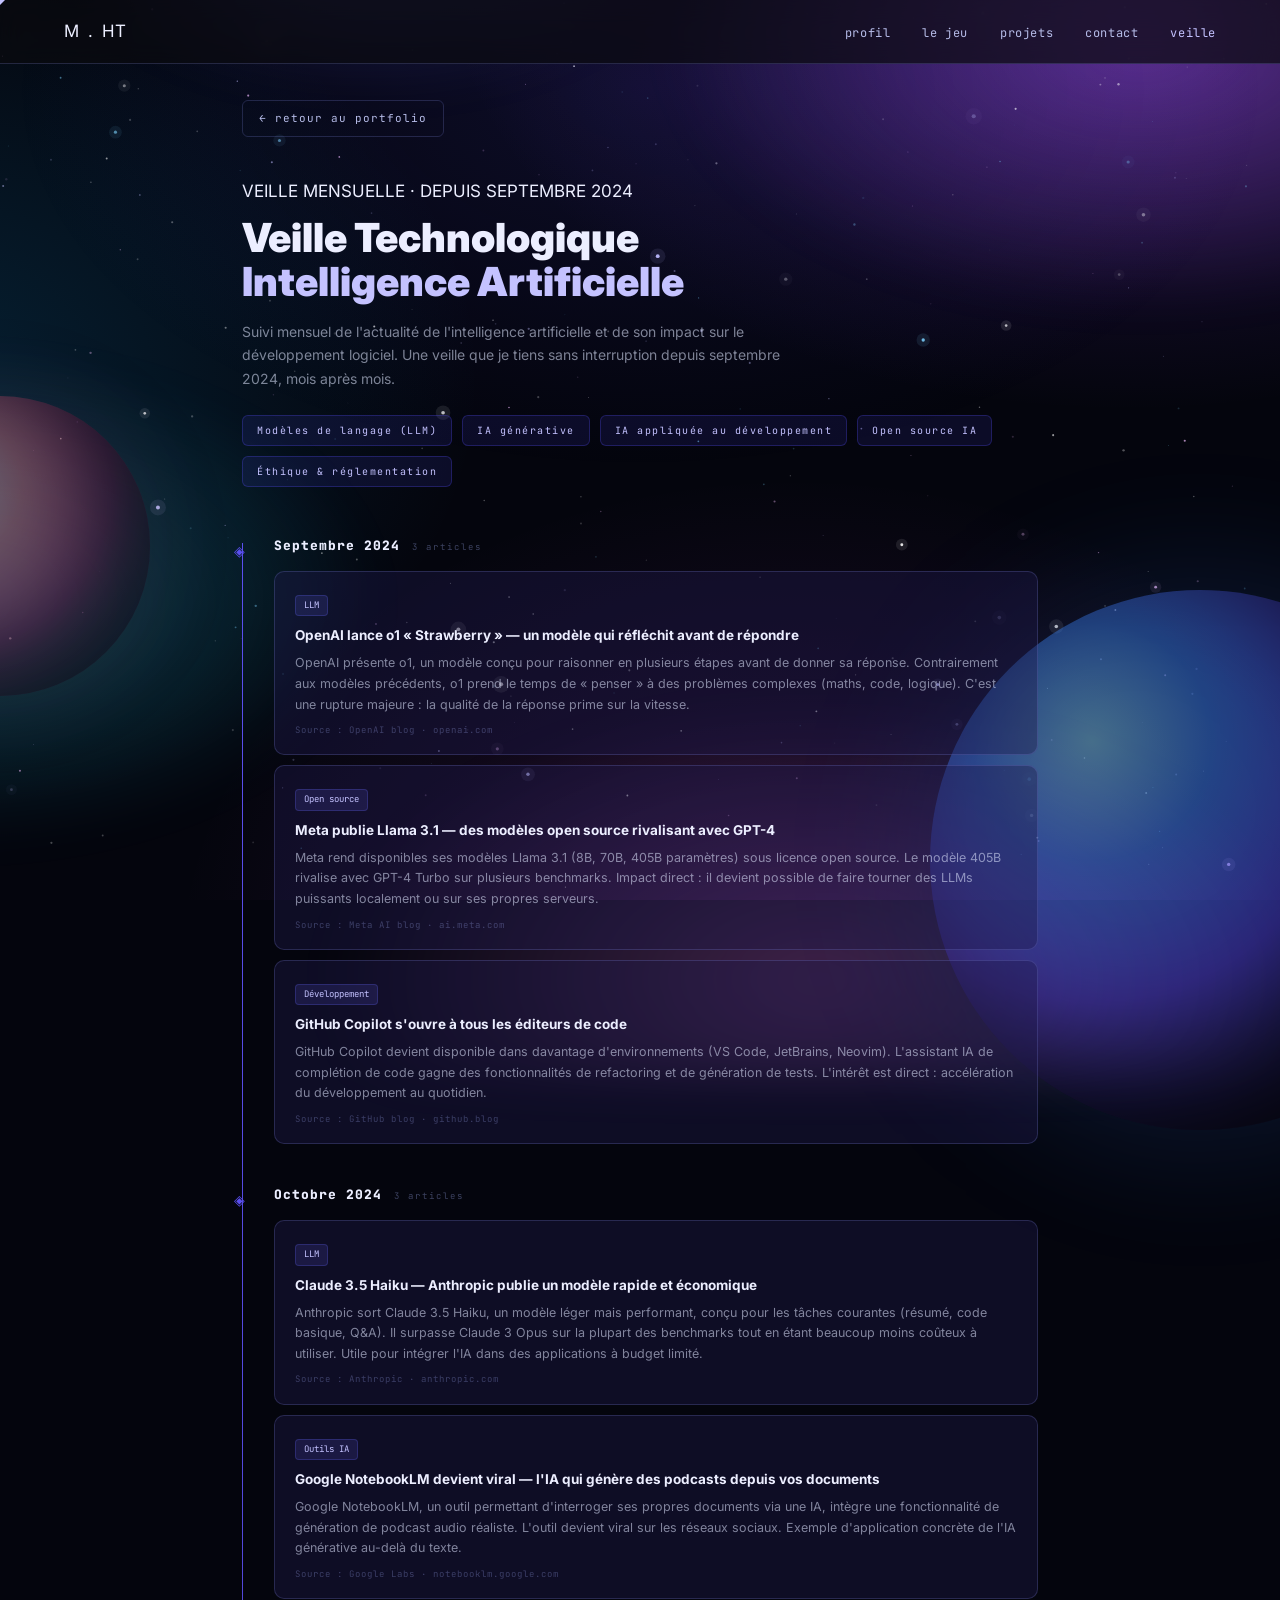
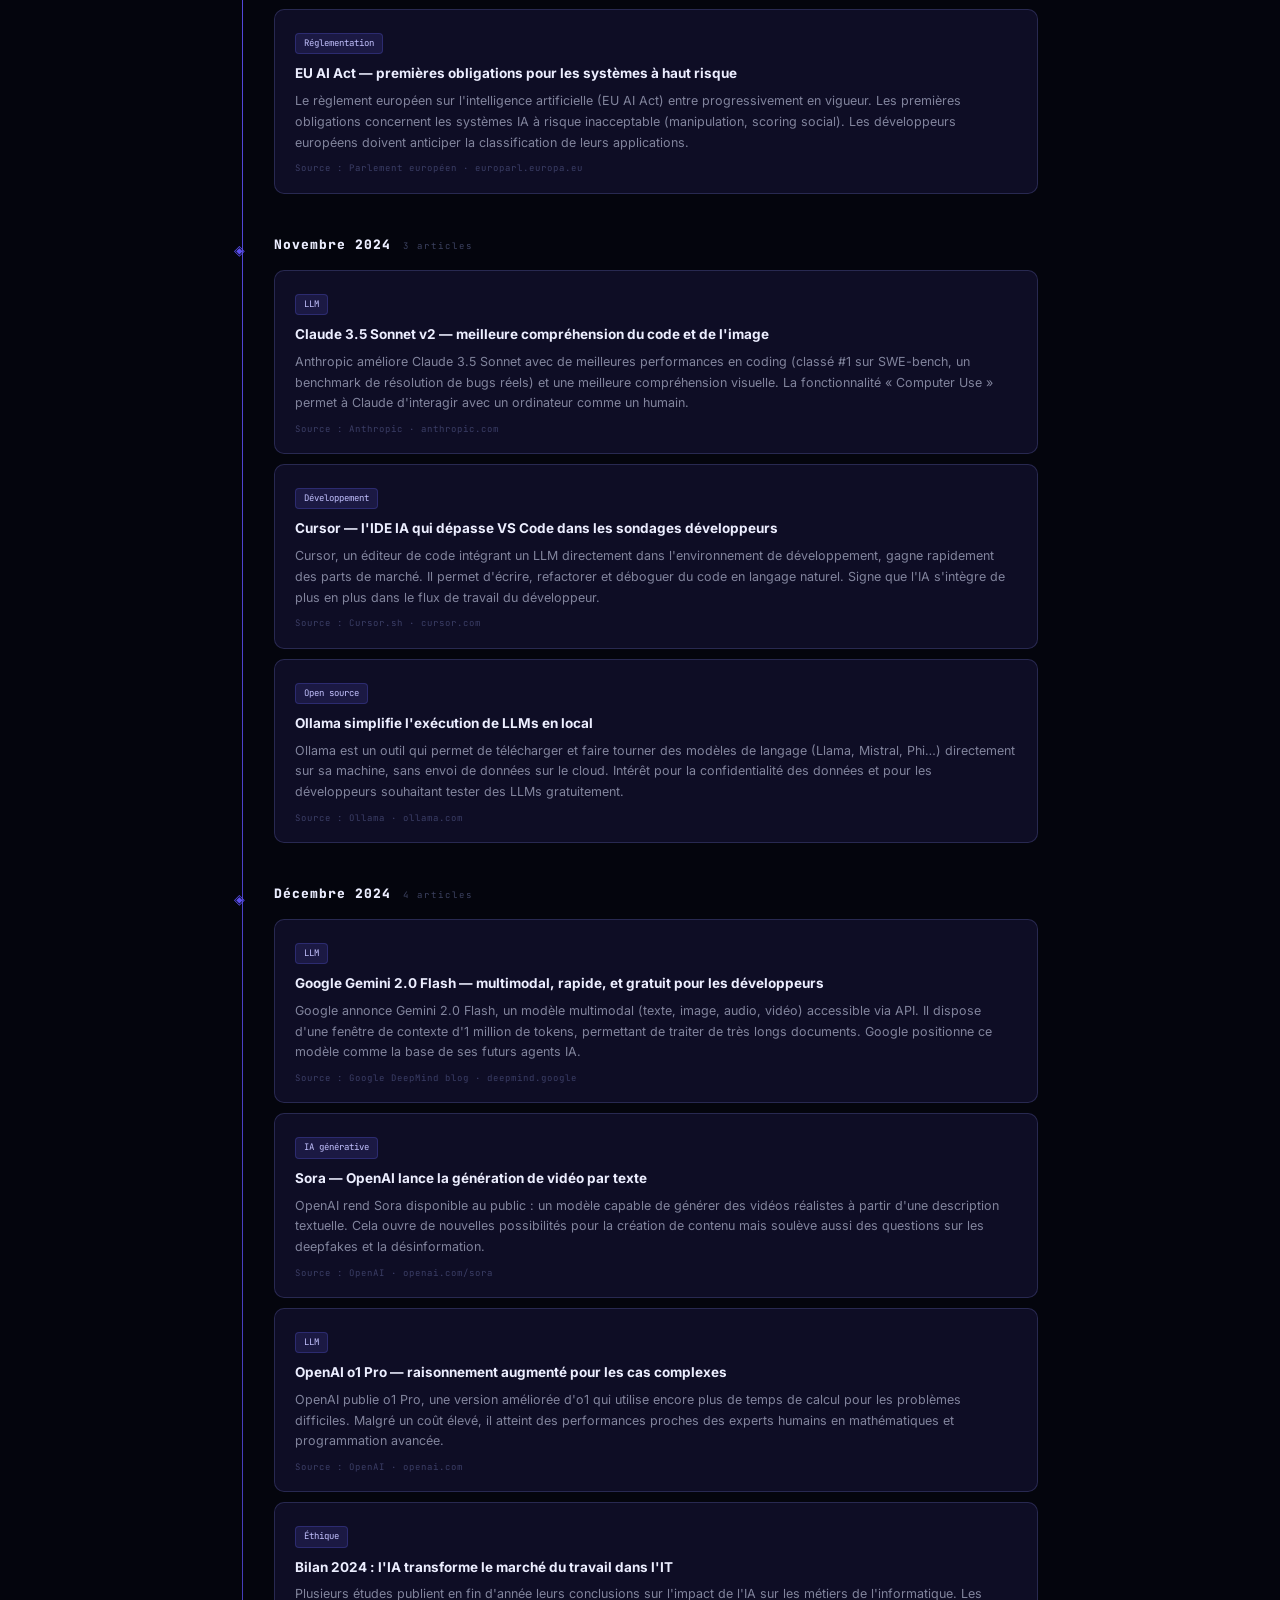
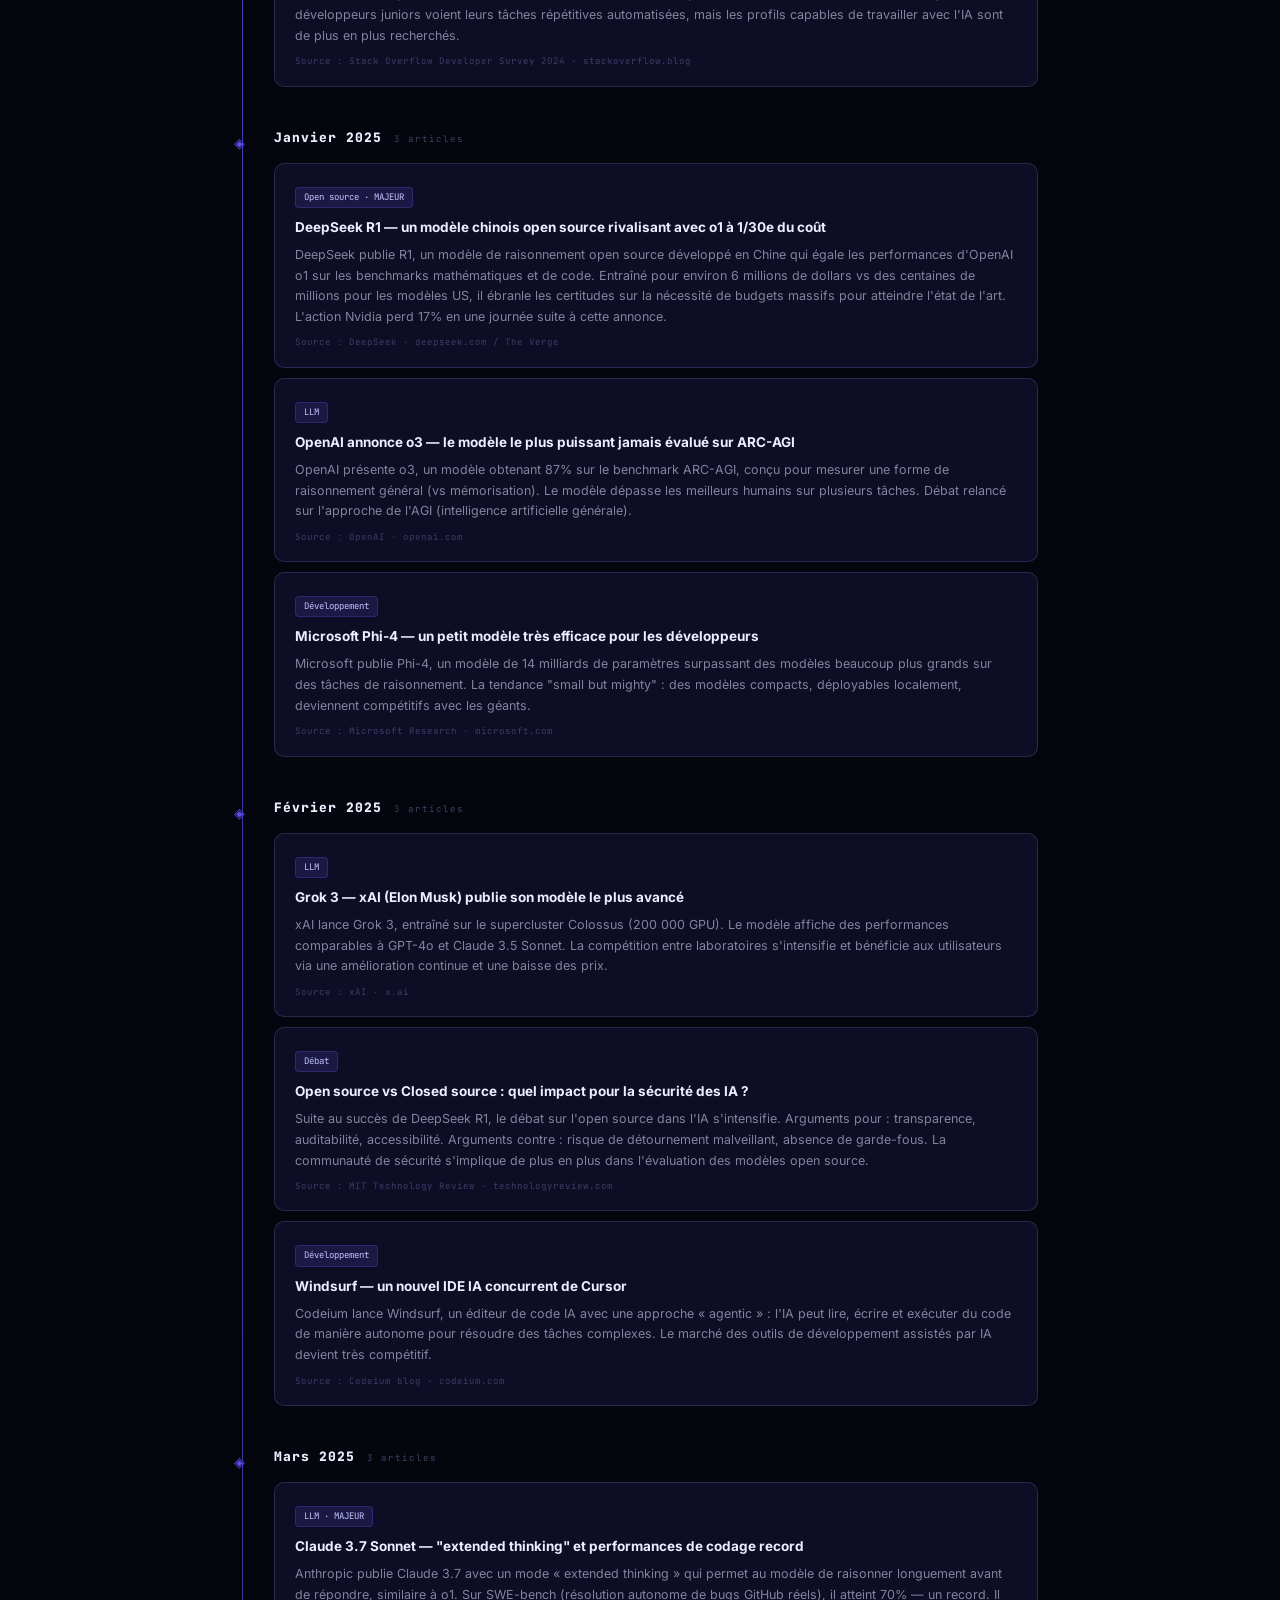
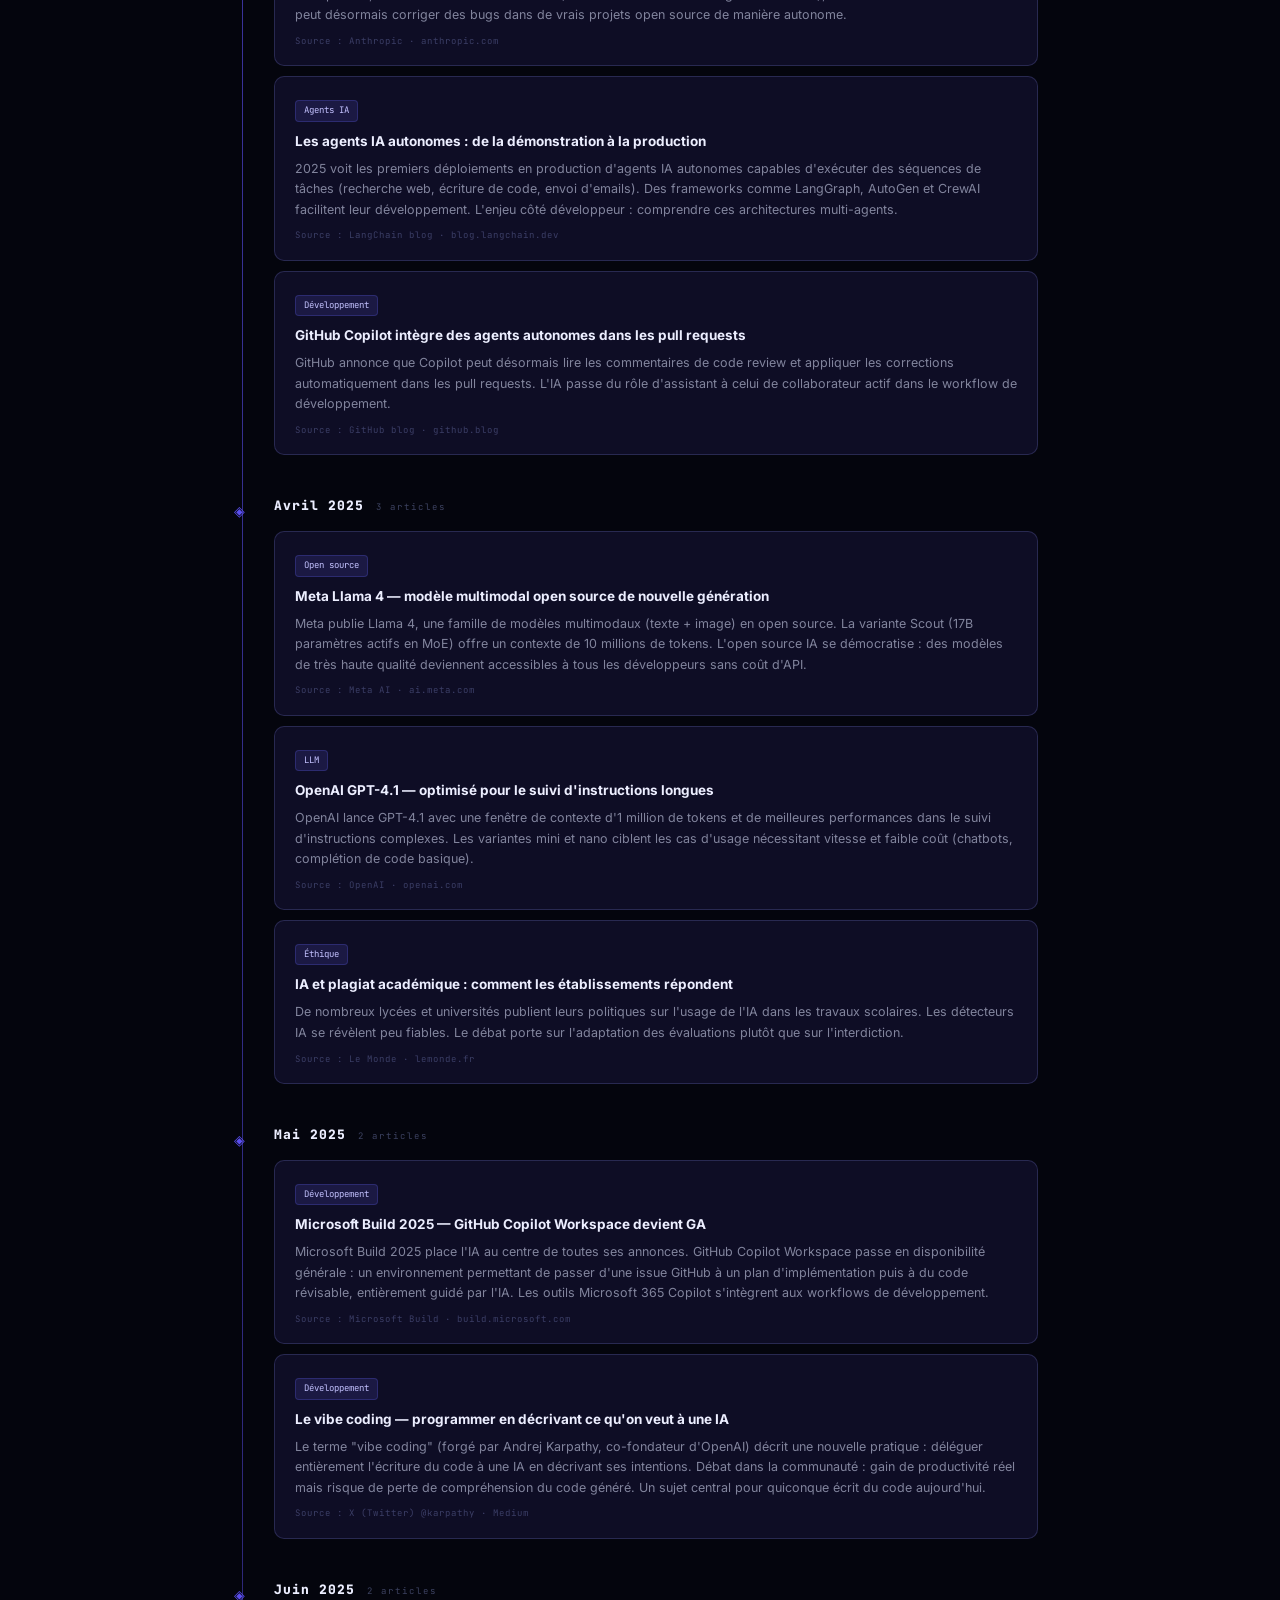
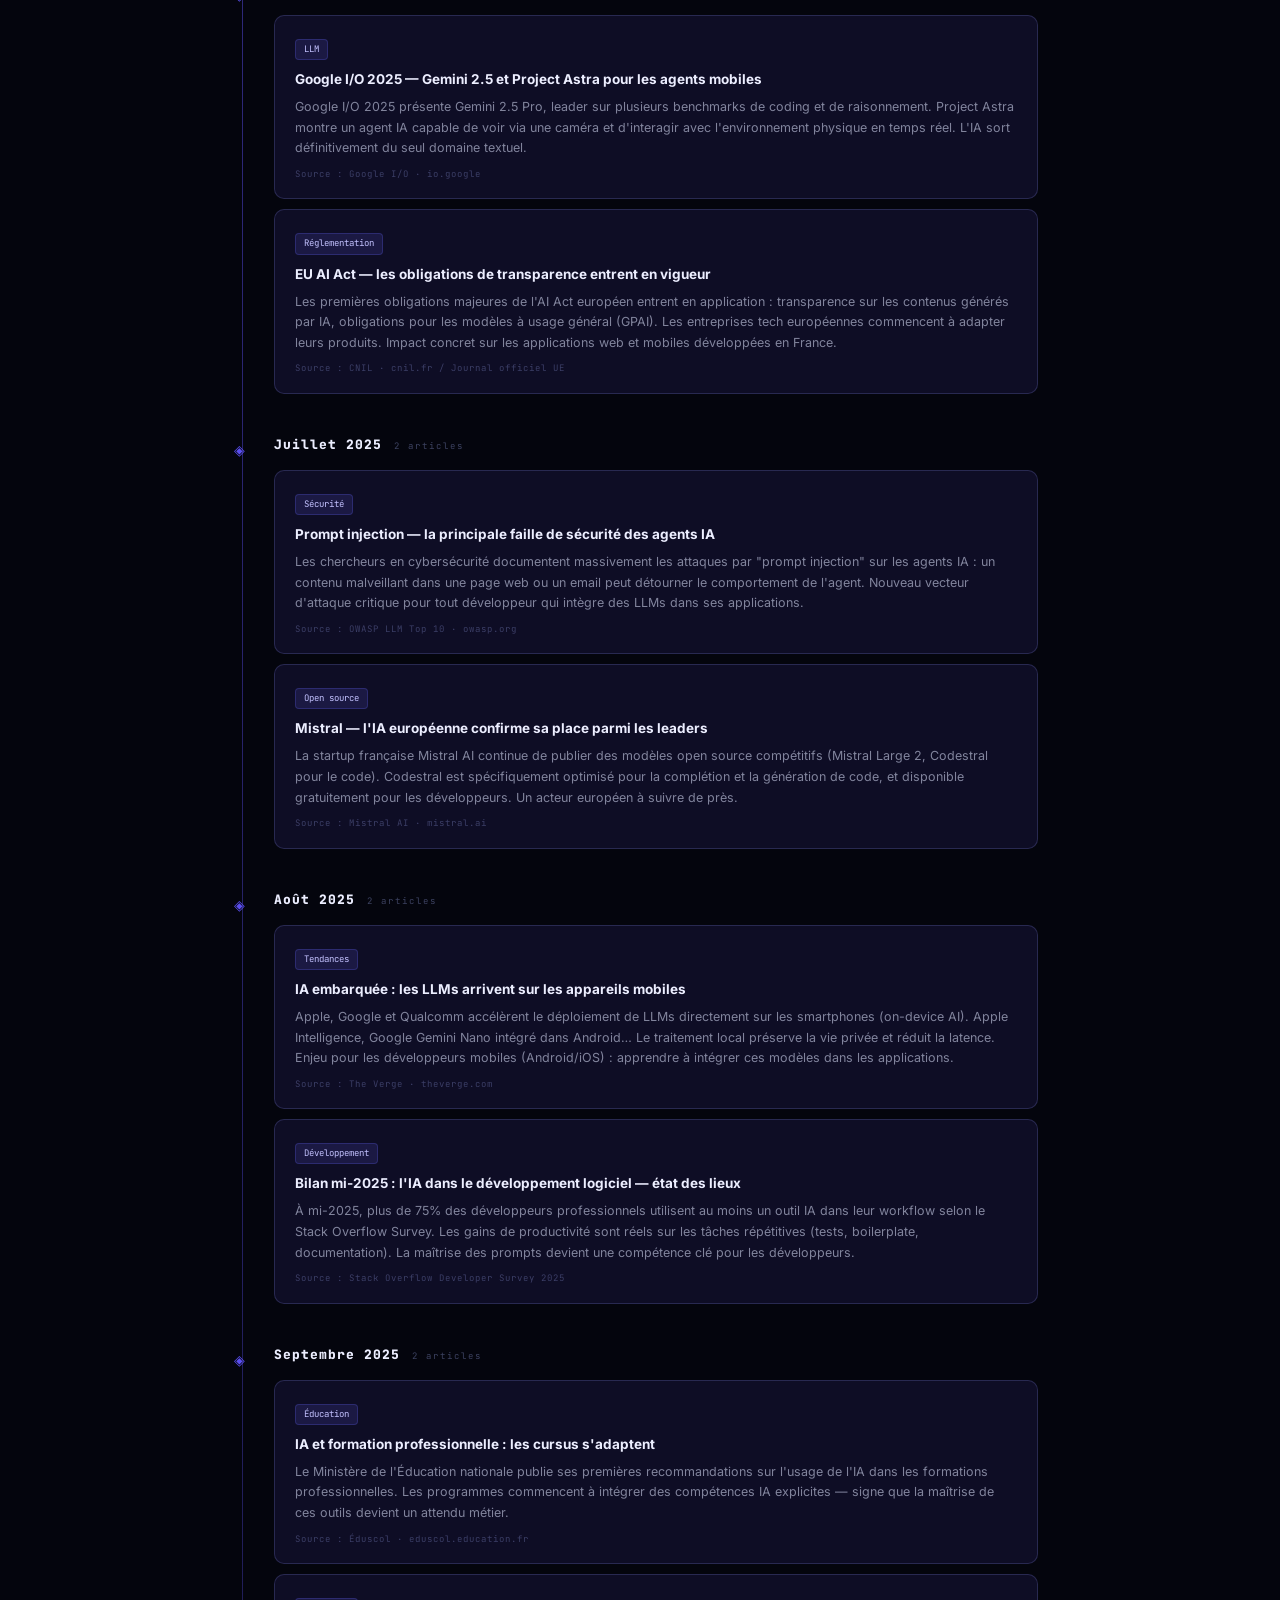
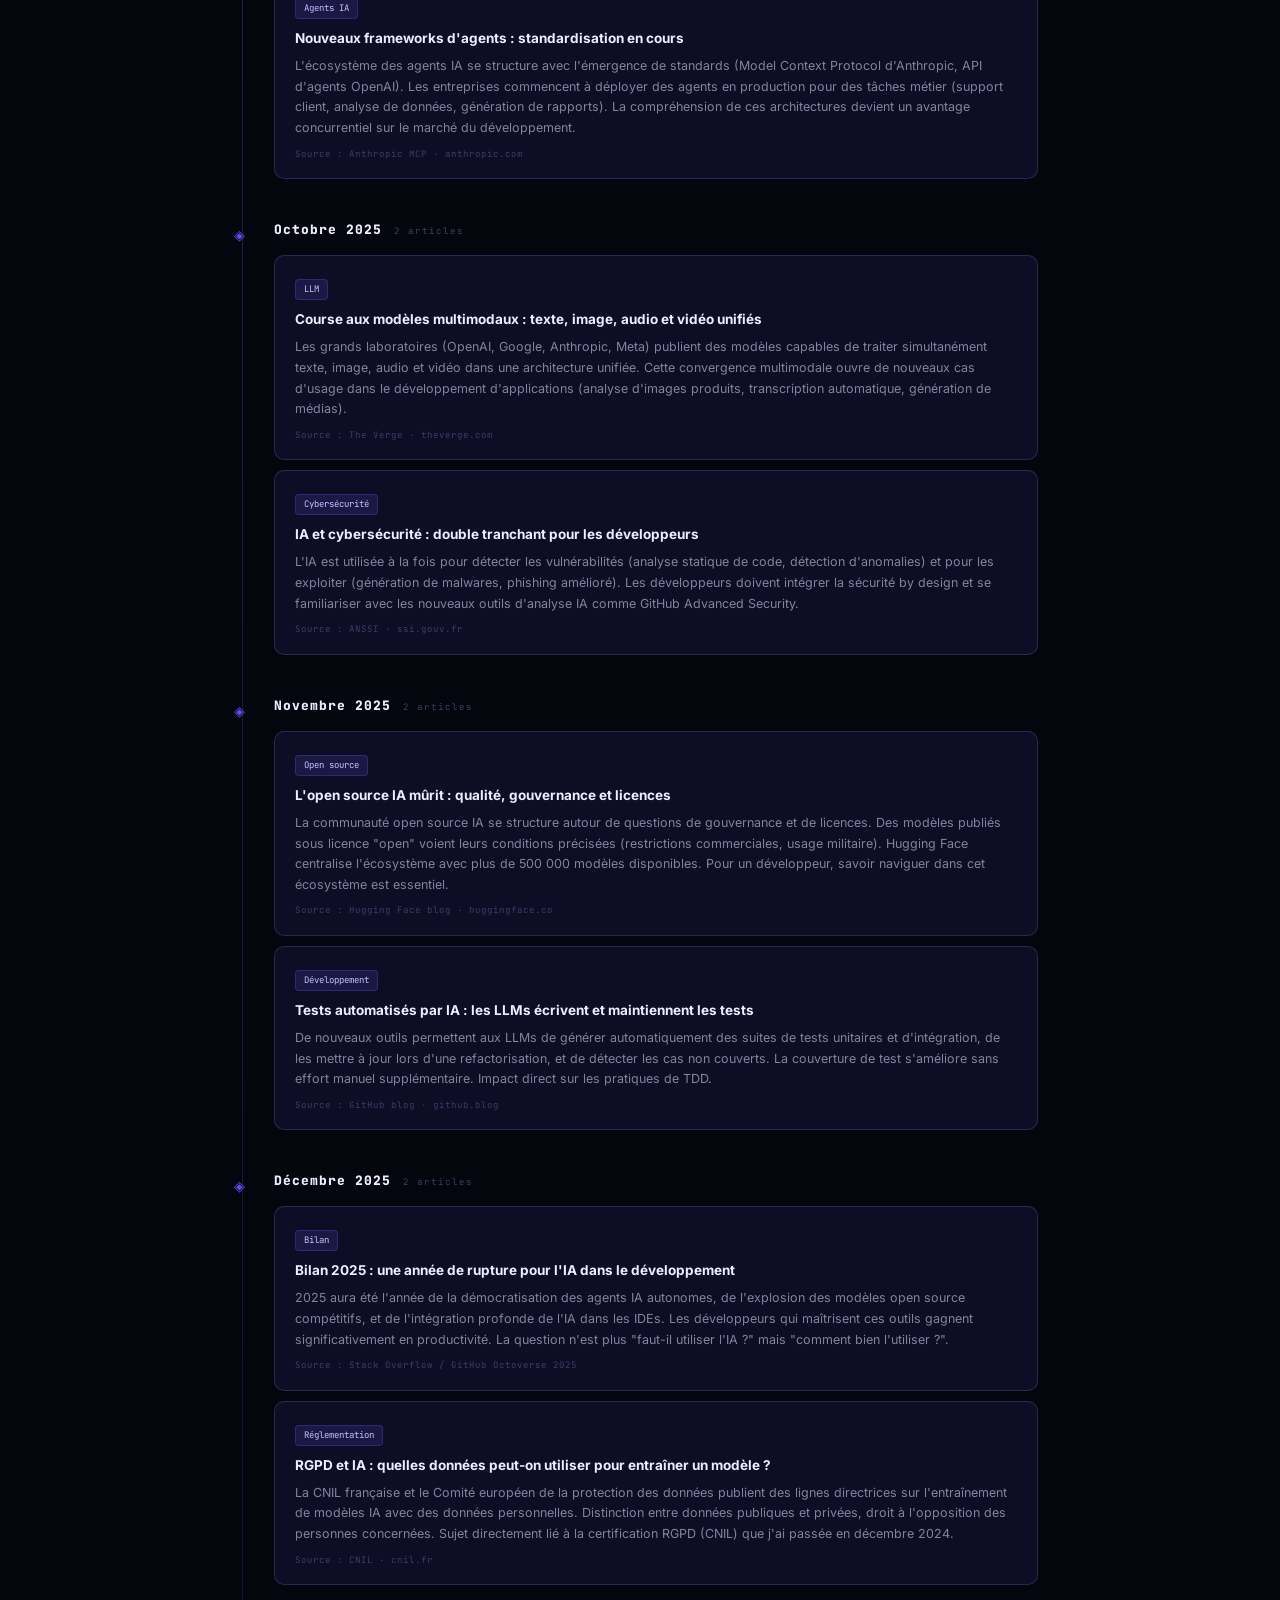
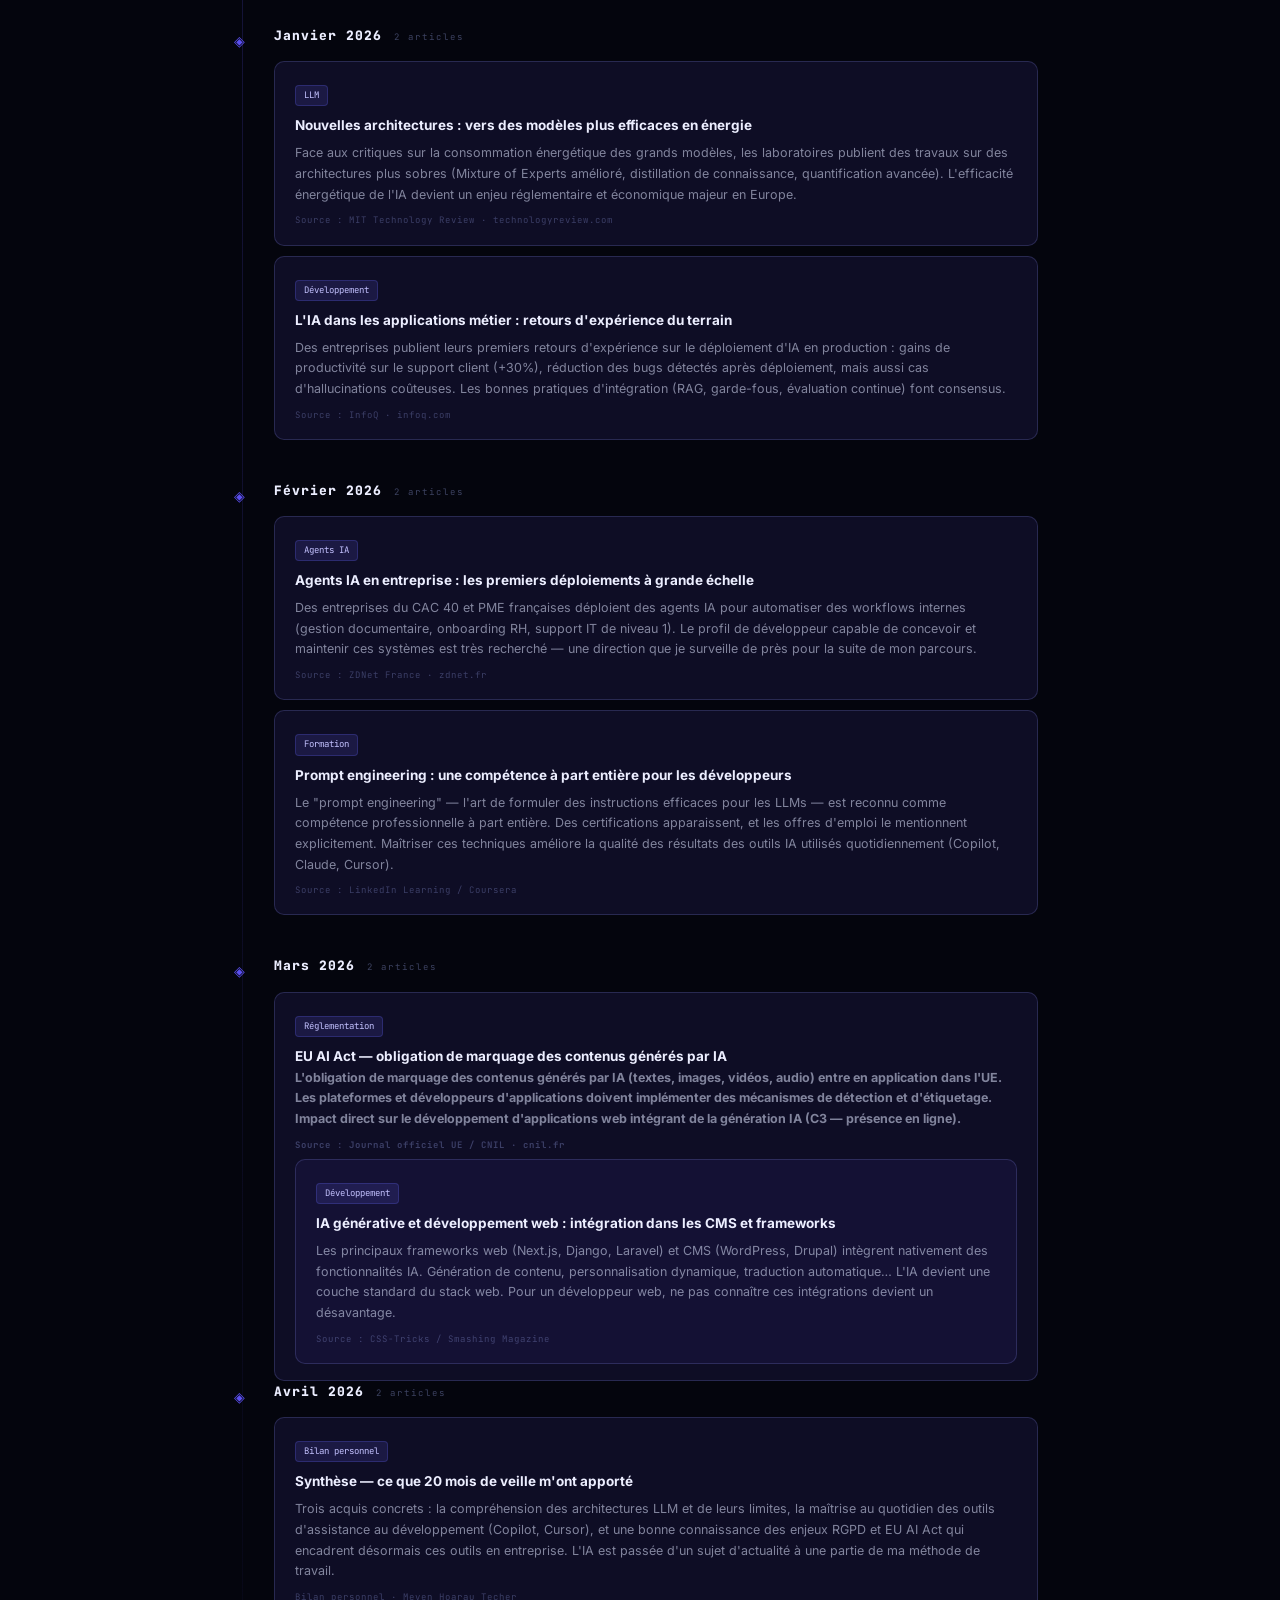
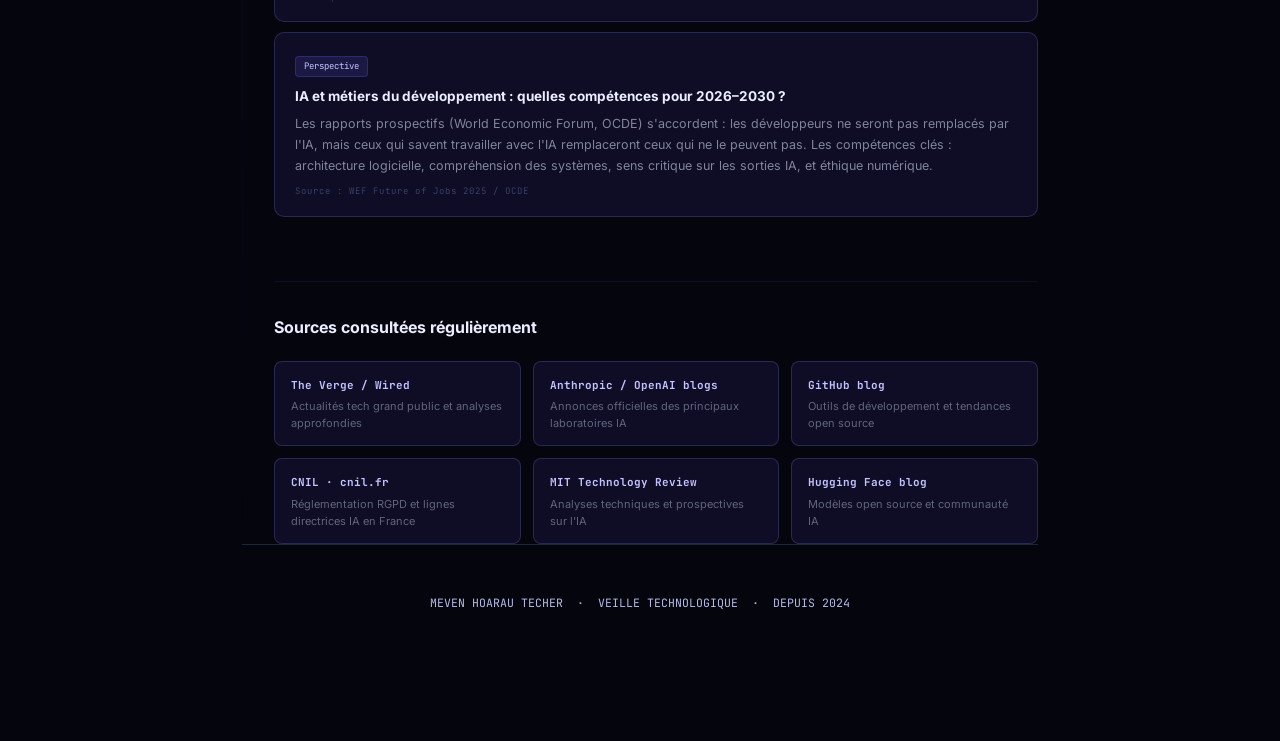
<file: veille.html>
<!DOCTYPE html>
<html lang="fr">
<head>
  <meta charset="UTF-8">
  <meta name="viewport" content="width=device-width, initial-scale=1.0">
  <title>Veille Technologique — Meven Hoarau Techer</title>
  <link rel="preconnect" href="https://fonts.googleapis.com">
  <link rel="preconnect" href="https://fonts.gstatic.com" crossorigin>
  <link href="https://fonts.googleapis.com/css2?family=Playfair+Display:wght@700;900&family=Inter:wght@300;400;500;600&family=JetBrains+Mono:wght@400;700&display=swap" rel="stylesheet">
  <link rel="stylesheet" href="style.css">
  <style>
    /* ===== OVERRIDES VEILLE ===== */
    .veille-wrapper {
      position: relative;
      z-index: 1;
      max-width: 860px;
      margin: 0 auto;
      padding: 100px 32px 80px;
    }

    /* En-tête */
    .veille-header {
      margin-bottom: 48px;
    }
    .veille-header .section-badge { margin-bottom: 10px; }
    .veille-header h1 {
      font-size: clamp(26px, 4vw, 40px);
      font-weight: 900;
      color: var(--text);
      margin-bottom: 16px;
      line-height: 1.1;
    }
    .veille-header h1 span { color: var(--indigo-lt); }
    .veille-header p {
      font-size: 14px;
      color: rgba(224,231,255,.55);
      max-width: 560px;
      line-height: 1.7;
    }

    /* Thèmes surveillés */
    .veille-themes {
      display: flex;
      flex-wrap: wrap;
      gap: 10px;
      margin: 24px 0 48px;
    }
    .theme-pill {
      font-family: var(--font-mono);
      font-size: 10px;
      letter-spacing: 1.5px;
      color: var(--indigo-lt);
      background: rgba(79,70,229,.12);
      border: 1px solid rgba(79,70,229,.3);
      border-radius: 6px;
      padding: 6px 14px;
    }

    /* Timeline */
    .timeline {
      position: relative;
      padding-left: 32px;
    }
    .timeline::before {
      content: '';
      position: absolute;
      left: 0; top: 8px; bottom: 0;
      width: 1px;
      background: linear-gradient(to bottom, var(--indigo), transparent);
    }

    /* Entrée mensuelle */
    .month-entry {
      position: relative;
      margin-bottom: 40px;
      opacity: 0;
      transform: translateX(-16px);
      transition: opacity 600ms var(--ease-out), transform 600ms var(--ease-out);
    }
    .month-entry.visible {
      opacity: 1;
      transform: translateX(0);
    }

    /* Losange marqueur sur la timeline */
    .month-entry::before {
      content: '◈';
      position: absolute;
      left: -40px;
      top: 4px;
      color: var(--indigo);
      font-size: 14px;
    }

    /* En-tête du mois */
    .month-header {
      display: flex;
      align-items: baseline;
      gap: 12px;
      margin-bottom: 14px;
    }
    .month-label {
      font-family: var(--font-mono);
      font-size: 13px;
      font-weight: 800;
      color: var(--text);
      letter-spacing: 1px;
    }
    .month-count {
      font-family: var(--font-mono);
      font-size: 9px;
      color: rgba(165,180,252,.35);
      letter-spacing: 2px;
    }

    /* Carte d'item de veille */
    .veille-items {
      display: flex;
      flex-direction: column;
      gap: 10px;
    }
    .veille-item {
      background: rgba(30,27,75,.4);
      border: 1px solid var(--border);
      border-radius: 10px;
      padding: 16px 20px;
      transition: border-color 200ms, background 200ms;
    }
    .veille-item:hover {
      border-color: rgba(99,102,241,.5);
      background: rgba(79,70,229,.07);
    }
    .item-topic {
      font-size: 13.5px;
      font-weight: 700;
      color: var(--text);
      margin-bottom: 6px;
    }
    .item-desc {
      font-size: 12.5px;
      color: rgba(224,231,255,.55);
      line-height: 1.65;
    }
    .item-source {
      font-family: var(--font-mono);
      font-size: 9px;
      letter-spacing: 1px;
      color: rgba(165,180,252,.3);
      margin-top: 8px;
    }
    .item-tag {
      display: inline-block;
      font-family: var(--font-mono);
      font-size: 9px;
      background: rgba(99,102,241,.15);
      border: 1px solid rgba(99,102,241,.25);
      color: var(--indigo-lt);
      border-radius: 4px;
      padding: 2px 8px;
      margin-bottom: 8px;
    }

    /* Sources habituelles */
    .sources-section {
      margin-top: 64px;
      padding-top: 32px;
      border-top: 1px solid rgba(99,102,241,.1);
    }
    .sources-section h3 {
      font-size: 16px;
      font-weight: 700;
      color: var(--text);
      margin-bottom: 20px;
    }
    .sources-grid {
      display: grid;
      grid-template-columns: repeat(3, 1fr);
      gap: 12px;
    }
    .source-card {
      background: rgba(30,27,75,.4);
      border: 1px solid var(--border);
      border-radius: 8px;
      padding: 14px 16px;
    }
    .source-name {
      font-family: var(--font-mono);
      font-size: 11px;
      font-weight: 700;
      color: var(--indigo-lt);
      margin-bottom: 4px;
    }
    .source-desc {
      font-size: 11px;
      color: rgba(224,231,255,.4);
      line-height: 1.5;
    }

    /* Retour portfolio */
    .back-link {
      display: inline-flex;
      align-items: center;
      gap: 8px;
      font-family: var(--font-mono);
      font-size: 11px;
      letter-spacing: 1px;
      color: var(--text-muted);
      border: 1px solid var(--border);
      border-radius: 6px;
      padding: 8px 16px;
      margin-bottom: 40px;
      transition: border-color 200ms, color 200ms;
    }
    .back-link:hover { border-color: var(--indigo); color: var(--text); }

    @media (max-width: 640px) {
      .veille-wrapper { padding: 80px 20px 48px; }
      .timeline { padding-left: 24px; }
      .month-entry::before { left: -30px; font-size: 11px; }
      .sources-grid { grid-template-columns: 1fr 1fr; }
    }
  </style>
</head>
<body>

  <div class="cursor" id="cursor"></div>
  <div class="cursor-halo" id="cursor-halo"></div>
  <canvas id="canvas-bg" aria-hidden="true"></canvas>
  <div class="ambient-light" id="ambient-light" aria-hidden="true"></div>
  <div class="cosmos-planet" aria-hidden="true"></div>
  <div class="cosmos-planet cosmos-planet--2" aria-hidden="true"></div>
  <div class="progress-bar" id="progress-bar"></div>

  <header class="nav" id="nav">
    <a class="nav-logo" href="index.html">M<span>.</span>HT</a>
    <ul class="nav-links">
      <li><a href="index.html#presentation">profil</a></li>
      <li><a href="rivages.html">le jeu</a></li>
      <li class="nav-keep-sm"><a href="index.html#projets">projets</a></li>
      <li class="nav-keep-sm"><a href="index.html#contact">contact</a></li>
      <li class="nav-keep-sm"><a href="veille.html" style="color:var(--indigo-lt)">veille</a></li>
    </ul>
  </header>

  <div class="veille-wrapper">

    <a class="back-link" href="index.html">← retour au portfolio</a>

    <div class="veille-header fade-in">
      <div class="section-badge">VEILLE MENSUELLE · DEPUIS SEPTEMBRE 2024</div>
      <h1>Veille Technologique<br><span>Intelligence Artificielle</span></h1>
      <p>
        Suivi mensuel de l'actualité de l'intelligence artificielle et de son impact
        sur le développement logiciel. Une veille que je tiens sans interruption
        depuis septembre 2024, mois après mois.
      </p>
      <div class="veille-themes">
        <span class="theme-pill">Modèles de langage (LLM)</span>
        <span class="theme-pill">IA générative</span>
        <span class="theme-pill">IA appliquée au développement</span>
        <span class="theme-pill">Open source IA</span>
        <span class="theme-pill">Éthique & réglementation</span>
      </div>
    </div>

    <!-- ================================================================
         TIMELINE MENSUELLE
    ================================================================ -->
    <div class="timeline">

      <!-- ── Septembre 2024 ── -->
      <div class="month-entry fade-in">
        <div class="month-header">
          <span class="month-label">Septembre 2024</span>
          <span class="month-count">3 articles</span>
        </div>
        <div class="veille-items">
          <div class="veille-item">
            <span class="item-tag">LLM</span>
            <div class="item-topic">OpenAI lance o1 « Strawberry » — un modèle qui réfléchit avant de répondre</div>
            <div class="item-desc">
              OpenAI présente o1, un modèle conçu pour raisonner en plusieurs étapes avant de donner sa réponse.
              Contrairement aux modèles précédents, o1 prend le temps de « penser » à des problèmes complexes
              (maths, code, logique). C'est une rupture majeure : la qualité de la réponse prime sur la vitesse.
            </div>
            <div class="item-source">Source : OpenAI blog · openai.com</div>
          </div>
          <div class="veille-item">
            <span class="item-tag">Open source</span>
            <div class="item-topic">Meta publie Llama 3.1 — des modèles open source rivalisant avec GPT-4</div>
            <div class="item-desc">
              Meta rend disponibles ses modèles Llama 3.1 (8B, 70B, 405B paramètres) sous licence open source.
              Le modèle 405B rivalise avec GPT-4 Turbo sur plusieurs benchmarks. Impact direct : il devient possible
              de faire tourner des LLMs puissants localement ou sur ses propres serveurs.
            </div>
            <div class="item-source">Source : Meta AI blog · ai.meta.com</div>
          </div>
          <div class="veille-item">
            <span class="item-tag">Développement</span>
            <div class="item-topic">GitHub Copilot s'ouvre à tous les éditeurs de code</div>
            <div class="item-desc">
              GitHub Copilot devient disponible dans davantage d'environnements (VS Code, JetBrains, Neovim).
              L'assistant IA de complétion de code gagne des fonctionnalités de refactoring et de génération
              de tests. L'intérêt est direct : accélération du développement au quotidien.
            </div>
            <div class="item-source">Source : GitHub blog · github.blog</div>
          </div>
        </div>
      </div>

      <!-- ── Octobre 2024 ── -->
      <div class="month-entry fade-in">
        <div class="month-header">
          <span class="month-label">Octobre 2024</span>
          <span class="month-count">3 articles</span>
        </div>
        <div class="veille-items">
          <div class="veille-item">
            <span class="item-tag">LLM</span>
            <div class="item-topic">Claude 3.5 Haiku — Anthropic publie un modèle rapide et économique</div>
            <div class="item-desc">
              Anthropic sort Claude 3.5 Haiku, un modèle léger mais performant, conçu pour les tâches courantes
              (résumé, code basique, Q&A). Il surpasse Claude 3 Opus sur la plupart des benchmarks tout en étant
              beaucoup moins coûteux à utiliser. Utile pour intégrer l'IA dans des applications à budget limité.
            </div>
            <div class="item-source">Source : Anthropic · anthropic.com</div>
          </div>
          <div class="veille-item">
            <span class="item-tag">Outils IA</span>
            <div class="item-topic">Google NotebookLM devient viral — l'IA qui génère des podcasts depuis vos documents</div>
            <div class="item-desc">
              Google NotebookLM, un outil permettant d'interroger ses propres documents via une IA,
              intègre une fonctionnalité de génération de podcast audio réaliste. L'outil devient viral
              sur les réseaux sociaux. Exemple d'application concrète de l'IA générative au-delà du texte.
            </div>
            <div class="item-source">Source : Google Labs · notebooklm.google.com</div>
          </div>
          <div class="veille-item">
            <span class="item-tag">Réglementation</span>
            <div class="item-topic">EU AI Act — premières obligations pour les systèmes à haut risque</div>
            <div class="item-desc">
              Le règlement européen sur l'intelligence artificielle (EU AI Act) entre progressivement en vigueur.
              Les premières obligations concernent les systèmes IA à risque inacceptable (manipulation, scoring
              social). Les développeurs européens doivent anticiper la classification de leurs applications.
            </div>
            <div class="item-source">Source : Parlement européen · europarl.europa.eu</div>
          </div>
        </div>
      </div>

      <!-- ── Novembre 2024 ── -->
      <div class="month-entry fade-in">
        <div class="month-header">
          <span class="month-label">Novembre 2024</span>
          <span class="month-count">3 articles</span>
        </div>
        <div class="veille-items">
          <div class="veille-item">
            <span class="item-tag">LLM</span>
            <div class="item-topic">Claude 3.5 Sonnet v2 — meilleure compréhension du code et de l'image</div>
            <div class="item-desc">
              Anthropic améliore Claude 3.5 Sonnet avec de meilleures performances en coding (classé #1 sur
              SWE-bench, un benchmark de résolution de bugs réels) et une meilleure compréhension visuelle.
              La fonctionnalité « Computer Use » permet à Claude d'interagir avec un ordinateur comme un humain.
            </div>
            <div class="item-source">Source : Anthropic · anthropic.com</div>
          </div>
          <div class="veille-item">
            <span class="item-tag">Développement</span>
            <div class="item-topic">Cursor — l'IDE IA qui dépasse VS Code dans les sondages développeurs</div>
            <div class="item-desc">
              Cursor, un éditeur de code intégrant un LLM directement dans l'environnement de développement,
              gagne rapidement des parts de marché. Il permet d'écrire, refactorer et déboguer du code
              en langage naturel. Signe que l'IA s'intègre de plus en plus dans le flux de travail du développeur.
            </div>
            <div class="item-source">Source : Cursor.sh · cursor.com</div>
          </div>
          <div class="veille-item">
            <span class="item-tag">Open source</span>
            <div class="item-topic">Ollama simplifie l'exécution de LLMs en local</div>
            <div class="item-desc">
              Ollama est un outil qui permet de télécharger et faire tourner des modèles de langage (Llama,
              Mistral, Phi…) directement sur sa machine, sans envoi de données sur le cloud. Intérêt pour
              la confidentialité des données et pour les développeurs souhaitant tester des LLMs gratuitement.
            </div>
            <div class="item-source">Source : Ollama · ollama.com</div>
          </div>
        </div>
      </div>

      <!-- ── Décembre 2024 ── -->
      <div class="month-entry fade-in">
        <div class="month-header">
          <span class="month-label">Décembre 2024</span>
          <span class="month-count">4 articles</span>
        </div>
        <div class="veille-items">
          <div class="veille-item">
            <span class="item-tag">LLM</span>
            <div class="item-topic">Google Gemini 2.0 Flash — multimodal, rapide, et gratuit pour les développeurs</div>
            <div class="item-desc">
              Google annonce Gemini 2.0 Flash, un modèle multimodal (texte, image, audio, vidéo) accessible
              via API. Il dispose d'une fenêtre de contexte d'1 million de tokens, permettant de traiter
              de très longs documents. Google positionne ce modèle comme la base de ses futurs agents IA.
            </div>
            <div class="item-source">Source : Google DeepMind blog · deepmind.google</div>
          </div>
          <div class="veille-item">
            <span class="item-tag">IA générative</span>
            <div class="item-topic">Sora — OpenAI lance la génération de vidéo par texte</div>
            <div class="item-desc">
              OpenAI rend Sora disponible au public : un modèle capable de générer des vidéos réalistes
              à partir d'une description textuelle. Cela ouvre de nouvelles possibilités pour la création
              de contenu mais soulève aussi des questions sur les deepfakes et la désinformation.
            </div>
            <div class="item-source">Source : OpenAI · openai.com/sora</div>
          </div>
          <div class="veille-item">
            <span class="item-tag">LLM</span>
            <div class="item-topic">OpenAI o1 Pro — raisonnement augmenté pour les cas complexes</div>
            <div class="item-desc">
              OpenAI publie o1 Pro, une version améliorée d'o1 qui utilise encore plus de temps de calcul
              pour les problèmes difficiles. Malgré un coût élevé, il atteint des performances proches
              des experts humains en mathématiques et programmation avancée.
            </div>
            <div class="item-source">Source : OpenAI · openai.com</div>
          </div>
          <div class="veille-item">
            <span class="item-tag">Éthique</span>
            <div class="item-topic">Bilan 2024 : l'IA transforme le marché du travail dans l'IT</div>
            <div class="item-desc">
              Plusieurs études publient en fin d'année leurs conclusions sur l'impact de l'IA sur les métiers
              de l'informatique. Les développeurs juniors voient leurs tâches répétitives automatisées,
              mais les profils capables de travailler avec l'IA sont de plus en plus recherchés.
            </div>
            <div class="item-source">Source : Stack Overflow Developer Survey 2024 · stackoverflow.blog</div>
          </div>
        </div>
      </div>

      <!-- ── Janvier 2025 ── -->
      <div class="month-entry fade-in">
        <div class="month-header">
          <span class="month-label">Janvier 2025</span>
          <span class="month-count">3 articles</span>
        </div>
        <div class="veille-items">
          <div class="veille-item">
            <span class="item-tag">Open source · MAJEUR</span>
            <div class="item-topic">DeepSeek R1 — un modèle chinois open source rivalisant avec o1 à 1/30e du coût</div>
            <div class="item-desc">
              DeepSeek publie R1, un modèle de raisonnement open source développé en Chine qui égale
              les performances d'OpenAI o1 sur les benchmarks mathématiques et de code. Entraîné pour
              environ 6 millions de dollars vs des centaines de millions pour les modèles US, il ébranle
              les certitudes sur la nécessité de budgets massifs pour atteindre l'état de l'art.
              L'action Nvidia perd 17% en une journée suite à cette annonce.
            </div>
            <div class="item-source">Source : DeepSeek · deepseek.com / The Verge</div>
          </div>
          <div class="veille-item">
            <span class="item-tag">LLM</span>
            <div class="item-topic">OpenAI annonce o3 — le modèle le plus puissant jamais évalué sur ARC-AGI</div>
            <div class="item-desc">
              OpenAI présente o3, un modèle obtenant 87% sur le benchmark ARC-AGI, conçu pour mesurer
              une forme de raisonnement général (vs mémorisation). Le modèle dépasse les meilleurs humains
              sur plusieurs tâches. Débat relancé sur l'approche de l'AGI (intelligence artificielle générale).
            </div>
            <div class="item-source">Source : OpenAI · openai.com</div>
          </div>
          <div class="veille-item">
            <span class="item-tag">Développement</span>
            <div class="item-topic">Microsoft Phi-4 — un petit modèle très efficace pour les développeurs</div>
            <div class="item-desc">
              Microsoft publie Phi-4, un modèle de 14 milliards de paramètres surpassant des modèles
              beaucoup plus grands sur des tâches de raisonnement. La tendance "small but mighty" :
              des modèles compacts, déployables localement, deviennent compétitifs avec les géants.
            </div>
            <div class="item-source">Source : Microsoft Research · microsoft.com</div>
          </div>
        </div>
      </div>

      <!-- ── Février 2025 ── -->
      <div class="month-entry fade-in">
        <div class="month-header">
          <span class="month-label">Février 2025</span>
          <span class="month-count">3 articles</span>
        </div>
        <div class="veille-items">
          <div class="veille-item">
            <span class="item-tag">LLM</span>
            <div class="item-topic">Grok 3 — xAI (Elon Musk) publie son modèle le plus avancé</div>
            <div class="item-desc">
              xAI lance Grok 3, entraîné sur le supercluster Colossus (200 000 GPU). Le modèle affiche
              des performances comparables à GPT-4o et Claude 3.5 Sonnet. La compétition entre
              laboratoires s'intensifie et bénéficie aux utilisateurs via une amélioration continue
              et une baisse des prix.
            </div>
            <div class="item-source">Source : xAI · x.ai</div>
          </div>
          <div class="veille-item">
            <span class="item-tag">Débat</span>
            <div class="item-topic">Open source vs Closed source : quel impact pour la sécurité des IA ?</div>
            <div class="item-desc">
              Suite au succès de DeepSeek R1, le débat sur l'open source dans l'IA s'intensifie.
              Arguments pour : transparence, auditabilité, accessibilité. Arguments contre : risque
              de détournement malveillant, absence de garde-fous. La communauté de sécurité s'implique
              de plus en plus dans l'évaluation des modèles open source.
            </div>
            <div class="item-source">Source : MIT Technology Review · technologyreview.com</div>
          </div>
          <div class="veille-item">
            <span class="item-tag">Développement</span>
            <div class="item-topic">Windsurf — un nouvel IDE IA concurrent de Cursor</div>
            <div class="item-desc">
              Codeium lance Windsurf, un éditeur de code IA avec une approche « agentic » :
              l'IA peut lire, écrire et exécuter du code de manière autonome pour résoudre des tâches
              complexes. Le marché des outils de développement assistés par IA devient très compétitif.
            </div>
            <div class="item-source">Source : Codeium blog · codeium.com</div>
          </div>
        </div>
      </div>

      <!-- ── Mars 2025 ── -->
      <div class="month-entry fade-in">
        <div class="month-header">
          <span class="month-label">Mars 2025</span>
          <span class="month-count">3 articles</span>
        </div>
        <div class="veille-items">
          <div class="veille-item">
            <span class="item-tag">LLM · MAJEUR</span>
            <div class="item-topic">Claude 3.7 Sonnet — "extended thinking" et performances de codage record</div>
            <div class="item-desc">
              Anthropic publie Claude 3.7 avec un mode « extended thinking » qui permet au modèle
              de raisonner longuement avant de répondre, similaire à o1. Sur SWE-bench (résolution
              autonome de bugs GitHub réels), il atteint 70% — un record. Il peut désormais corriger
              des bugs dans de vrais projets open source de manière autonome.
            </div>
            <div class="item-source">Source : Anthropic · anthropic.com</div>
          </div>
          <div class="veille-item">
            <span class="item-tag">Agents IA</span>
            <div class="item-topic">Les agents IA autonomes : de la démonstration à la production</div>
            <div class="item-desc">
              2025 voit les premiers déploiements en production d'agents IA autonomes capables d'exécuter
              des séquences de tâches (recherche web, écriture de code, envoi d'emails). Des frameworks
              comme LangGraph, AutoGen et CrewAI facilitent leur développement. L'enjeu côté développeur :
              comprendre ces architectures multi-agents.
            </div>
            <div class="item-source">Source : LangChain blog · blog.langchain.dev</div>
          </div>
          <div class="veille-item">
            <span class="item-tag">Développement</span>
            <div class="item-topic">GitHub Copilot intègre des agents autonomes dans les pull requests</div>
            <div class="item-desc">
              GitHub annonce que Copilot peut désormais lire les commentaires de code review et
              appliquer les corrections automatiquement dans les pull requests. L'IA passe du rôle
              d'assistant à celui de collaborateur actif dans le workflow de développement.
            </div>
            <div class="item-source">Source : GitHub blog · github.blog</div>
          </div>
        </div>
      </div>

      <!-- ── Avril 2025 ── -->
      <div class="month-entry fade-in">
        <div class="month-header">
          <span class="month-label">Avril 2025</span>
          <span class="month-count">3 articles</span>
        </div>
        <div class="veille-items">
          <div class="veille-item">
            <span class="item-tag">Open source</span>
            <div class="item-topic">Meta Llama 4 — modèle multimodal open source de nouvelle génération</div>
            <div class="item-desc">
              Meta publie Llama 4, une famille de modèles multimodaux (texte + image) en open source.
              La variante Scout (17B paramètres actifs en MoE) offre un contexte de 10 millions de tokens.
              L'open source IA se démocratise : des modèles de très haute qualité deviennent accessibles
              à tous les développeurs sans coût d'API.
            </div>
            <div class="item-source">Source : Meta AI · ai.meta.com</div>
          </div>
          <div class="veille-item">
            <span class="item-tag">LLM</span>
            <div class="item-topic">OpenAI GPT-4.1 — optimisé pour le suivi d'instructions longues</div>
            <div class="item-desc">
              OpenAI lance GPT-4.1 avec une fenêtre de contexte d'1 million de tokens et de meilleures
              performances dans le suivi d'instructions complexes. Les variantes mini et nano ciblent
              les cas d'usage nécessitant vitesse et faible coût (chatbots, complétion de code basique).
            </div>
            <div class="item-source">Source : OpenAI · openai.com</div>
          </div>
          <div class="veille-item">
            <span class="item-tag">Éthique</span>
            <div class="item-topic">IA et plagiat académique : comment les établissements répondent</div>
            <div class="item-desc">
              De nombreux lycées et universités publient leurs politiques sur l'usage de l'IA dans
              les travaux scolaires. Les détecteurs IA se révèlent peu fiables. Le débat porte sur
              l'adaptation des évaluations plutôt que sur l'interdiction.
            </div>
            <div class="item-source">Source : Le Monde · lemonde.fr</div>
          </div>
        </div>
      </div>

      <!-- ── Mai 2025 ── -->
      <div class="month-entry fade-in">
        <div class="month-header">
          <span class="month-label">Mai 2025</span>
          <span class="month-count">2 articles</span>
        </div>
        <div class="veille-items">
          <div class="veille-item">
            <span class="item-tag">Développement</span>
            <div class="item-topic">Microsoft Build 2025 — GitHub Copilot Workspace devient GA</div>
            <div class="item-desc">
              Microsoft Build 2025 place l'IA au centre de toutes ses annonces. GitHub Copilot Workspace
              passe en disponibilité générale : un environnement permettant de passer d'une issue GitHub
              à un plan d'implémentation puis à du code révisable, entièrement guidé par l'IA.
              Les outils Microsoft 365 Copilot s'intègrent aux workflows de développement.
            </div>
            <div class="item-source">Source : Microsoft Build · build.microsoft.com</div>
          </div>
          <div class="veille-item">
            <span class="item-tag">Développement</span>
            <div class="item-topic">Le vibe coding — programmer en décrivant ce qu'on veut à une IA</div>
            <div class="item-desc">
              Le terme "vibe coding" (forgé par Andrej Karpathy, co-fondateur d'OpenAI) décrit
              une nouvelle pratique : déléguer entièrement l'écriture du code à une IA en décrivant
              ses intentions. Débat dans la communauté : gain de productivité réel mais risque de perte
              de compréhension du code généré. Un sujet central pour quiconque écrit du code aujourd'hui.
            </div>
            <div class="item-source">Source : X (Twitter) @karpathy · Medium</div>
          </div>
        </div>
      </div>

      <!-- ── Juin 2025 ── -->
      <div class="month-entry fade-in">
        <div class="month-header">
          <span class="month-label">Juin 2025</span>
          <span class="month-count">2 articles</span>
        </div>
        <div class="veille-items">
          <div class="veille-item">
            <span class="item-tag">LLM</span>
            <div class="item-topic">Google I/O 2025 — Gemini 2.5 et Project Astra pour les agents mobiles</div>
            <div class="item-desc">
              Google I/O 2025 présente Gemini 2.5 Pro, leader sur plusieurs benchmarks de coding et
              de raisonnement. Project Astra montre un agent IA capable de voir via une caméra et
              d'interagir avec l'environnement physique en temps réel. L'IA sort définitivement
              du seul domaine textuel.
            </div>
            <div class="item-source">Source : Google I/O · io.google</div>
          </div>
          <div class="veille-item">
            <span class="item-tag">Réglementation</span>
            <div class="item-topic">EU AI Act — les obligations de transparence entrent en vigueur</div>
            <div class="item-desc">
              Les premières obligations majeures de l'AI Act européen entrent en application :
              transparence sur les contenus générés par IA, obligations pour les modèles à usage général
              (GPAI). Les entreprises tech européennes commencent à adapter leurs produits.
              Impact concret sur les applications web et mobiles développées en France.
            </div>
            <div class="item-source">Source : CNIL · cnil.fr / Journal officiel UE</div>
          </div>
        </div>
      </div>

      <!-- ── Juillet 2025 ── -->
      <div class="month-entry fade-in">
        <div class="month-header">
          <span class="month-label">Juillet 2025</span>
          <span class="month-count">2 articles</span>
        </div>
        <div class="veille-items">
          <div class="veille-item">
            <span class="item-tag">Sécurité</span>
            <div class="item-topic">Prompt injection — la principale faille de sécurité des agents IA</div>
            <div class="item-desc">
              Les chercheurs en cybersécurité documentent massivement les attaques par "prompt injection"
              sur les agents IA : un contenu malveillant dans une page web ou un email peut détourner
              le comportement de l'agent. Nouveau vecteur d'attaque critique pour tout développeur
              qui intègre des LLMs dans ses applications.
            </div>
            <div class="item-source">Source : OWASP LLM Top 10 · owasp.org</div>
          </div>
          <div class="veille-item">
            <span class="item-tag">Open source</span>
            <div class="item-topic">Mistral — l'IA européenne confirme sa place parmi les leaders</div>
            <div class="item-desc">
              La startup française Mistral AI continue de publier des modèles open source compétitifs
              (Mistral Large 2, Codestral pour le code). Codestral est spécifiquement optimisé pour
              la complétion et la génération de code, et disponible gratuitement pour les développeurs.
              Un acteur européen à suivre de près.
            </div>
            <div class="item-source">Source : Mistral AI · mistral.ai</div>
          </div>
        </div>
      </div>

      <!-- ── Août 2025 ── -->
      <div class="month-entry fade-in">
        <div class="month-header">
          <span class="month-label">Août 2025</span>
          <span class="month-count">2 articles</span>
        </div>
        <div class="veille-items">
          <div class="veille-item">
            <span class="item-tag">Tendances</span>
            <div class="item-topic">IA embarquée : les LLMs arrivent sur les appareils mobiles</div>
            <div class="item-desc">
              Apple, Google et Qualcomm accélèrent le déploiement de LLMs directement sur les smartphones
              (on-device AI). Apple Intelligence, Google Gemini Nano intégré dans Android… Le traitement
              local préserve la vie privée et réduit la latence. Enjeu pour les développeurs mobiles
              (Android/iOS) : apprendre à intégrer ces modèles dans les applications.
            </div>
            <div class="item-source">Source : The Verge · theverge.com</div>
          </div>
          <div class="veille-item">
            <span class="item-tag">Développement</span>
            <div class="item-topic">Bilan mi-2025 : l'IA dans le développement logiciel — état des lieux</div>
            <div class="item-desc">
              À mi-2025, plus de 75% des développeurs professionnels utilisent au moins un outil IA
              dans leur workflow selon le Stack Overflow Survey. Les gains de productivité sont réels
              sur les tâches répétitives (tests, boilerplate, documentation). La maîtrise des prompts
              devient une compétence clé pour les développeurs.
            </div>
            <div class="item-source">Source : Stack Overflow Developer Survey 2025</div>
          </div>
        </div>
      </div>

      <!-- ── Septembre 2025 ── -->
      <div class="month-entry fade-in">
        <div class="month-header">
          <span class="month-label">Septembre 2025</span>
          <span class="month-count">2 articles</span>
        </div>
        <div class="veille-items">
          <div class="veille-item">
            <span class="item-tag">Éducation</span>
            <div class="item-topic">IA et formation professionnelle : les cursus s'adaptent</div>
            <div class="item-desc">
              Le Ministère de l'Éducation nationale publie ses premières recommandations sur l'usage
              de l'IA dans les formations professionnelles. Les programmes commencent à intégrer des
              compétences IA explicites — signe que la maîtrise de ces outils devient un attendu métier.
            </div>
            <div class="item-source">Source : Éduscol · eduscol.education.fr</div>
          </div>
          <div class="veille-item">
            <span class="item-tag">Agents IA</span>
            <div class="item-topic">Nouveaux frameworks d'agents : standardisation en cours</div>
            <div class="item-desc">
              L'écosystème des agents IA se structure avec l'émergence de standards (Model Context
              Protocol d'Anthropic, API d'agents OpenAI). Les entreprises commencent à déployer des
              agents en production pour des tâches métier (support client, analyse de données, génération
              de rapports). La compréhension de ces architectures devient un avantage concurrentiel
              sur le marché du développement.
            </div>
            <div class="item-source">Source : Anthropic MCP · anthropic.com</div>
          </div>
        </div>
      </div>

      <!-- ── Octobre 2025 ── -->
      <div class="month-entry fade-in">
        <div class="month-header">
          <span class="month-label">Octobre 2025</span>
          <span class="month-count">2 articles</span>
        </div>
        <div class="veille-items">
          <div class="veille-item">
            <span class="item-tag">LLM</span>
            <div class="item-topic">Course aux modèles multimodaux : texte, image, audio et vidéo unifiés</div>
            <div class="item-desc">
              Les grands laboratoires (OpenAI, Google, Anthropic, Meta) publient des modèles capables
              de traiter simultanément texte, image, audio et vidéo dans une architecture unifiée.
              Cette convergence multimodale ouvre de nouveaux cas d'usage dans le développement d'applications
              (analyse d'images produits, transcription automatique, génération de médias).
            </div>
            <div class="item-source">Source : The Verge · theverge.com</div>
          </div>
          <div class="veille-item">
            <span class="item-tag">Cybersécurité</span>
            <div class="item-topic">IA et cybersécurité : double tranchant pour les développeurs</div>
            <div class="item-desc">
              L'IA est utilisée à la fois pour détecter les vulnérabilités (analyse statique de code,
              détection d'anomalies) et pour les exploiter (génération de malwares, phishing amélioré).
              Les développeurs doivent intégrer la sécurité by design et se familiariser avec
              les nouveaux outils d'analyse IA comme GitHub Advanced Security.
            </div>
            <div class="item-source">Source : ANSSI · ssi.gouv.fr</div>
          </div>
        </div>
      </div>

      <!-- ── Novembre 2025 ── -->
      <div class="month-entry fade-in">
        <div class="month-header">
          <span class="month-label">Novembre 2025</span>
          <span class="month-count">2 articles</span>
        </div>
        <div class="veille-items">
          <div class="veille-item">
            <span class="item-tag">Open source</span>
            <div class="item-topic">L'open source IA mûrit : qualité, gouvernance et licences</div>
            <div class="item-desc">
              La communauté open source IA se structure autour de questions de gouvernance et de licences.
              Des modèles publiés sous licence "open" voient leurs conditions précisées (restrictions
              commerciales, usage militaire). Hugging Face centralise l'écosystème avec plus de 500 000
              modèles disponibles. Pour un développeur, savoir naviguer dans cet écosystème est essentiel.
            </div>
            <div class="item-source">Source : Hugging Face blog · huggingface.co</div>
          </div>
          <div class="veille-item">
            <span class="item-tag">Développement</span>
            <div class="item-topic">Tests automatisés par IA : les LLMs écrivent et maintiennent les tests</div>
            <div class="item-desc">
              De nouveaux outils permettent aux LLMs de générer automatiquement des suites de tests
              unitaires et d'intégration, de les mettre à jour lors d'une refactorisation, et de détecter
              les cas non couverts. La couverture de test s'améliore sans effort manuel supplémentaire.
              Impact direct sur les pratiques de TDD.
            </div>
            <div class="item-source">Source : GitHub blog · github.blog</div>
          </div>
        </div>
      </div>

      <!-- ── Décembre 2025 ── -->
      <div class="month-entry fade-in">
        <div class="month-header">
          <span class="month-label">Décembre 2025</span>
          <span class="month-count">2 articles</span>
        </div>
        <div class="veille-items">
          <div class="veille-item">
            <span class="item-tag">Bilan</span>
            <div class="item-topic">Bilan 2025 : une année de rupture pour l'IA dans le développement</div>
            <div class="item-desc">
              2025 aura été l'année de la démocratisation des agents IA autonomes, de l'explosion
              des modèles open source compétitifs, et de l'intégration profonde de l'IA dans les IDEs.
              Les développeurs qui maîtrisent ces outils gagnent significativement en productivité.
              La question n'est plus "faut-il utiliser l'IA ?" mais "comment bien l'utiliser ?".
            </div>
            <div class="item-source">Source : Stack Overflow / GitHub Octoverse 2025</div>
          </div>
          <div class="veille-item">
            <span class="item-tag">Réglementation</span>
            <div class="item-topic">RGPD et IA : quelles données peut-on utiliser pour entraîner un modèle ?</div>
            <div class="item-desc">
              La CNIL française et le Comité européen de la protection des données publient des lignes
              directrices sur l'entraînement de modèles IA avec des données personnelles. Distinction
              entre données publiques et privées, droit à l'opposition des personnes concernées.
              Sujet directement lié à la certification RGPD (CNIL) que j'ai passée en décembre 2024.
            </div>
            <div class="item-source">Source : CNIL · cnil.fr</div>
          </div>
        </div>
      </div>

      <!-- ── Janvier 2026 ── -->
      <div class="month-entry fade-in">
        <div class="month-header">
          <span class="month-label">Janvier 2026</span>
          <span class="month-count">2 articles</span>
        </div>
        <div class="veille-items">
          <div class="veille-item">
            <span class="item-tag">LLM</span>
            <div class="item-topic">Nouvelles architectures : vers des modèles plus efficaces en énergie</div>
            <div class="item-desc">
              Face aux critiques sur la consommation énergétique des grands modèles, les laboratoires
              publient des travaux sur des architectures plus sobres (Mixture of Experts amélioré,
              distillation de connaissance, quantification avancée). L'efficacité énergétique de l'IA
              devient un enjeu réglementaire et économique majeur en Europe.
            </div>
            <div class="item-source">Source : MIT Technology Review · technologyreview.com</div>
          </div>
          <div class="veille-item">
            <span class="item-tag">Développement</span>
            <div class="item-topic">L'IA dans les applications métier : retours d'expérience du terrain</div>
            <div class="item-desc">
              Des entreprises publient leurs premiers retours d'expérience sur le déploiement d'IA
              en production : gains de productivité sur le support client (+30%), réduction des bugs
              détectés après déploiement, mais aussi cas d'hallucinations coûteuses. Les bonnes pratiques
              d'intégration (RAG, garde-fous, évaluation continue) font consensus.
            </div>
            <div class="item-source">Source : InfoQ · infoq.com</div>
          </div>
        </div>
      </div>

      <!-- ── Février 2026 ── -->
      <div class="month-entry fade-in">
        <div class="month-header">
          <span class="month-label">Février 2026</span>
          <span class="month-count">2 articles</span>
        </div>
        <div class="veille-items">
          <div class="veille-item">
            <span class="item-tag">Agents IA</span>
            <div class="item-topic">Agents IA en entreprise : les premiers déploiements à grande échelle</div>
            <div class="item-desc">
              Des entreprises du CAC 40 et PME françaises déploient des agents IA pour automatiser
              des workflows internes (gestion documentaire, onboarding RH, support IT de niveau 1).
              Le profil de développeur capable de concevoir et maintenir ces systèmes est très recherché —
              une direction que je surveille de près pour la suite de mon parcours.
            </div>
            <div class="item-source">Source : ZDNet France · zdnet.fr</div>
          </div>
          <div class="veille-item">
            <span class="item-tag">Formation</span>
            <div class="item-topic">Prompt engineering : une compétence à part entière pour les développeurs</div>
            <div class="item-desc">
              Le "prompt engineering" — l'art de formuler des instructions efficaces pour les LLMs —
              est reconnu comme compétence professionnelle à part entière. Des certifications apparaissent,
              et les offres d'emploi le mentionnent explicitement. Maîtriser ces techniques améliore
              la qualité des résultats des outils IA utilisés quotidiennement (Copilot, Claude, Cursor).
            </div>
            <div class="item-source">Source : LinkedIn Learning / Coursera</div>
          </div>
        </div>
      </div>

      <!-- ── Mars 2026 ── -->
      <div class="month-entry fade-in">
        <div class="month-header">
          <span class="month-label">Mars 2026</span>
          <span class="month-count">2 articles</span>
        </div>
        <div class="veille-items">
          <div class="veille-item">
            <span class="item-tag">Réglementation</span>
            <div class="item-topic">EU AI Act — obligation de marquage des contenus générés par IA</span>
            <div class="item-desc">
              L'obligation de marquage des contenus générés par IA (textes, images, vidéos, audio)
              entre en application dans l'UE. Les plateformes et développeurs d'applications doivent
              implémenter des mécanismes de détection et d'étiquetage. Impact direct sur le développement
              d'applications web intégrant de la génération IA (C3 — présence en ligne).
            </div>
            <div class="item-source">Source : Journal officiel UE / CNIL · cnil.fr</div>
          </div>
          <div class="veille-item">
            <span class="item-tag">Développement</span>
            <div class="item-topic">IA générative et développement web : intégration dans les CMS et frameworks</div>
            <div class="item-desc">
              Les principaux frameworks web (Next.js, Django, Laravel) et CMS (WordPress, Drupal)
              intègrent nativement des fonctionnalités IA. Génération de contenu, personnalisation
              dynamique, traduction automatique… L'IA devient une couche standard du stack web.
              Pour un développeur web, ne pas connaître ces intégrations devient un désavantage.
            </div>
            <div class="item-source">Source : CSS-Tricks / Smashing Magazine</div>
          </div>
        </div>
      </div>

      <!-- ── Avril 2026 ── -->
      <div class="month-entry fade-in">
        <div class="month-header">
          <span class="month-label">Avril 2026</span>
          <span class="month-count">2 articles</span>
        </div>
        <div class="veille-items">
          <div class="veille-item">
            <span class="item-tag">Bilan personnel</span>
            <div class="item-topic">Synthèse — ce que 20 mois de veille m'ont apporté</div>
            <div class="item-desc">
              Trois acquis concrets : la compréhension des architectures LLM et de leurs limites,
              la maîtrise au quotidien des outils d'assistance au développement (Copilot, Cursor),
              et une bonne connaissance des enjeux RGPD et EU AI Act qui encadrent désormais ces outils
              en entreprise. L'IA est passée d'un sujet d'actualité à une partie de ma méthode de travail.
            </div>
            <div class="item-source">Bilan personnel · Meven Hoarau Techer</div>
          </div>
          <div class="veille-item">
            <span class="item-tag">Perspective</span>
            <div class="item-topic">IA et métiers du développement : quelles compétences pour 2026–2030 ?</div>
            <div class="item-desc">
              Les rapports prospectifs (World Economic Forum, OCDE) s'accordent : les développeurs
              ne seront pas remplacés par l'IA, mais ceux qui savent travailler avec l'IA remplaceront
              ceux qui ne le peuvent pas. Les compétences clés : architecture logicielle, compréhension
              des systèmes, sens critique sur les sorties IA, et éthique numérique.
            </div>
            <div class="item-source">Source : WEF Future of Jobs 2025 / OCDE</div>
          </div>
        </div>
      </div>

    </div>
    <!-- /timeline -->

    <!-- Sources habituelles -->
    <div class="sources-section fade-in">
      <h3>Sources consultées régulièrement</h3>
      <div class="sources-grid">
        <div class="source-card">
          <div class="source-name">The Verge / Wired</div>
          <div class="source-desc">Actualités tech grand public et analyses approfondies</div>
        </div>
        <div class="source-card">
          <div class="source-name">Anthropic / OpenAI blogs</div>
          <div class="source-desc">Annonces officielles des principaux laboratoires IA</div>
        </div>
        <div class="source-card">
          <div class="source-name">GitHub blog</div>
          <div class="source-desc">Outils de développement et tendances open source</div>
        </div>
        <div class="source-card">
          <div class="source-name">CNIL · cnil.fr</div>
          <div class="source-desc">Réglementation RGPD et lignes directrices IA en France</div>
        </div>
        <div class="source-card">
          <div class="source-name">MIT Technology Review</div>
          <div class="source-desc">Analyses techniques et prospectives sur l'IA</div>
        </div>
        <div class="source-card">
          <div class="source-name">Hugging Face blog</div>
          <div class="source-desc">Modèles open source et communauté IA</div>
        </div>
      </div>
    </div>

  </div>
  <!-- /veille-wrapper -->

  <footer class="footer">
    MEVEN HOARAU TECHER &nbsp;·&nbsp; VEILLE TECHNOLOGIQUE &nbsp;·&nbsp; DEPUIS 2024
  </footer>

  <script src="script.js"></script>
</body>
</html>
</file>
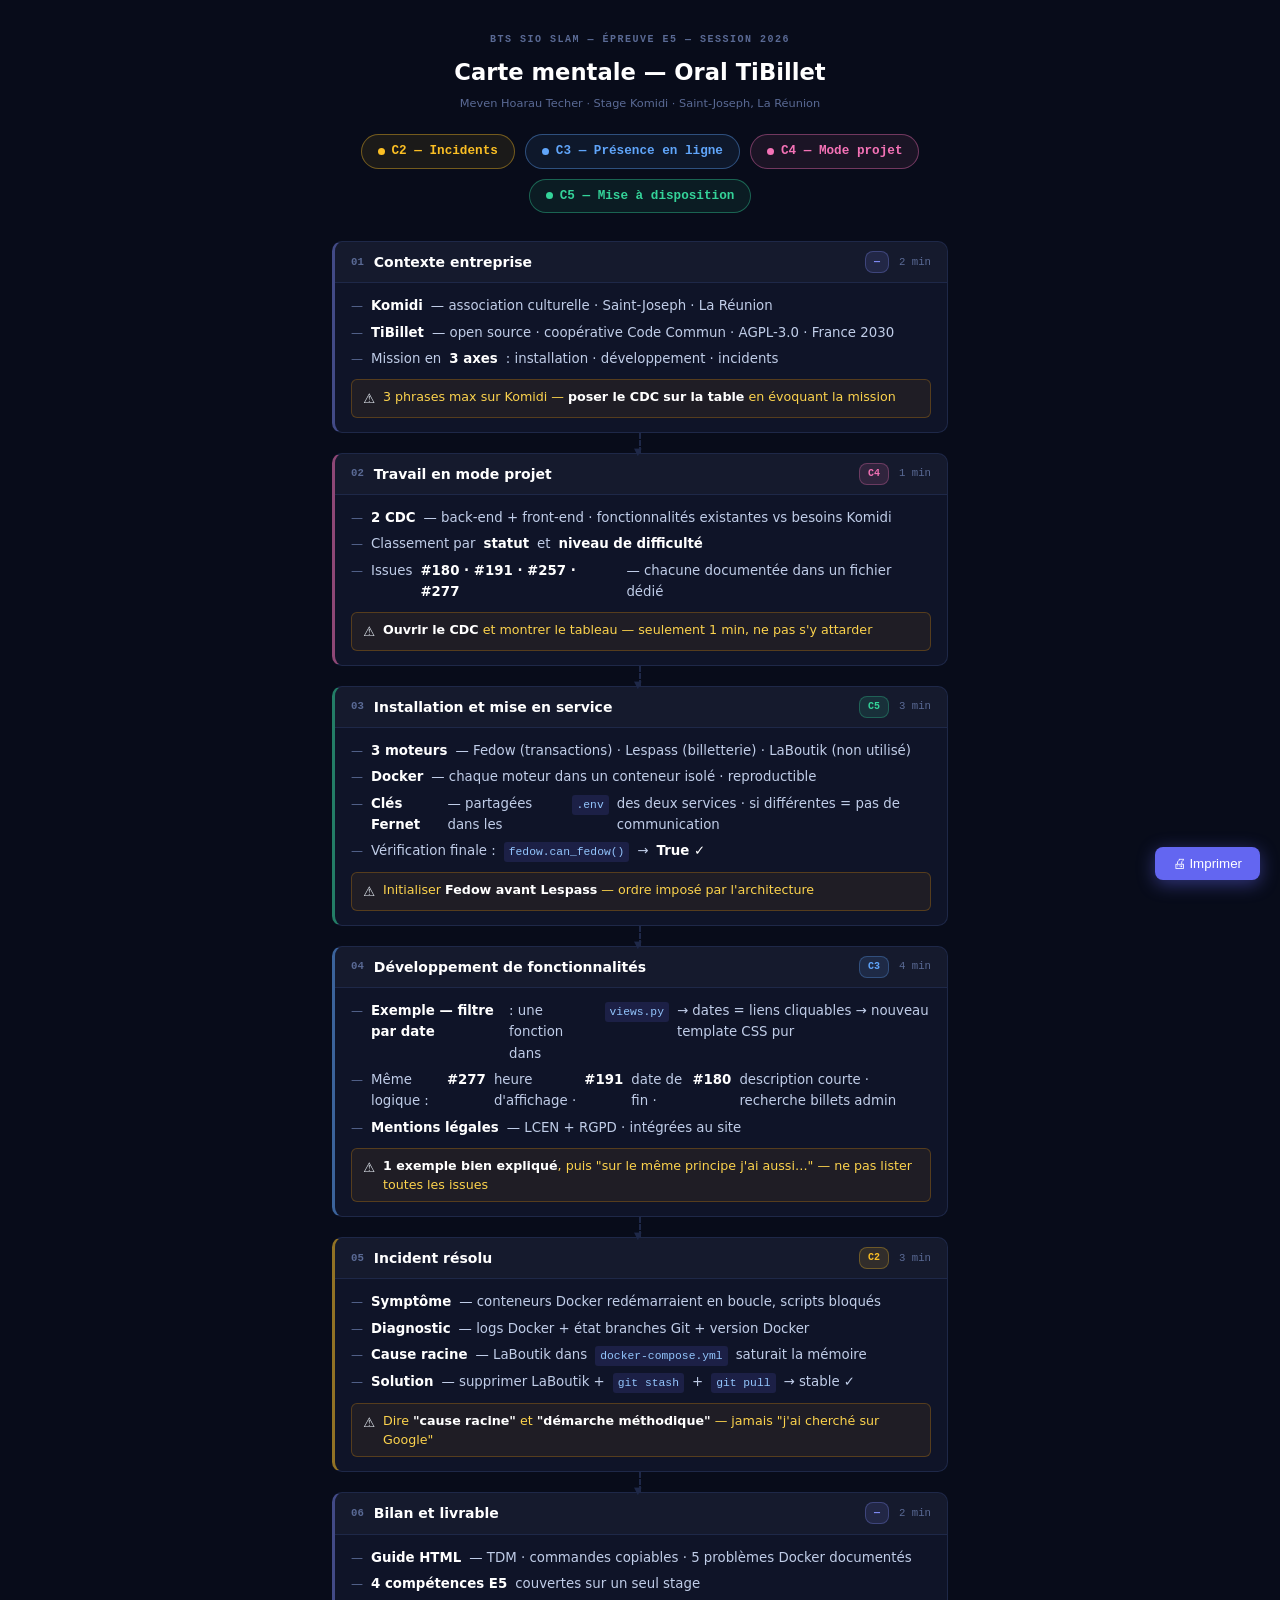
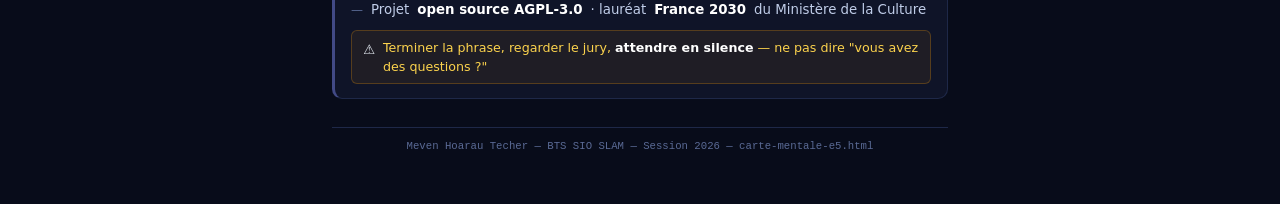
<file: docs/carte-mentale-e5.html>
<!DOCTYPE html>
<html lang="fr">
<head>
  <meta charset="UTF-8">
  <meta name="viewport" content="width=device-width, initial-scale=1.0">
  <title>Carte mentale — Oral E5 TiBillet</title>
  <style>
    * { -webkit-print-color-adjust: exact !important; print-color-adjust: exact !important; box-sizing: border-box; margin: 0; padding: 0; }
    :root {
      --bg:    #080c1a;
      --bg2:   #0f1428;
      --bord:  #1e2848;
      --text:  #e2e8f0;
      --muted: #5a6a95;
      --c2:    #fbbf24;
      --c3:    #60a5fa;
      --c4:    #f472b6;
      --c5:    #34d399;
      --neu:   #818cf8;
    }
    @media print {
      .no-print { display: none !important; }
      body { background: #fff !important; color: #111 !important; font-size: 9pt; }
      .flow-card { background: #f9f9f9 !important; border-color: #ccc !important; break-inside: avoid; }
      .card-head { background: #eee !important; }
      .warn-note { background: #fffbe6 !important; border-color: #f59e0b !important; }
      .warn-note p { color: #7c5700 !important; }
      .bullet li { color: #111 !important; }
      .conn { border-color: #bbb !important; }
    }
    body {
      font-family: 'Segoe UI', system-ui, sans-serif;
      background: var(--bg);
      color: var(--text);
      font-size: 10.5pt;
      line-height: 1.6;
    }
    .page { max-width: 660px; margin: 0 auto; padding: 32px 22px 48px; }

    /* HEADER */
    .doc-head { text-align: center; margin-bottom: 22px; }
    .doc-head .label {
      font-family: 'Courier New', monospace;
      font-size: 7.5pt; font-weight: bold; letter-spacing: .15em;
      text-transform: uppercase; color: var(--muted);
      display: block; margin-bottom: 6px;
    }
    .doc-head h1 { font-size: 17pt; font-weight: 800; color: #fff; margin-bottom: 4px; }
    .doc-head p { font-size: 8.5pt; color: var(--muted); }

    /* COMPETENCES */
    .comp-strip {
      display: flex; justify-content: center; gap: 10px;
      flex-wrap: wrap; margin-bottom: 28px;
    }
    .chip {
      font-family: 'Courier New', monospace;
      font-size: 9.5pt; font-weight: bold;
      padding: 6px 16px; border-radius: 20px; border: 1.5px solid;
      display: flex; align-items: center; gap: 7px;
    }
    .chip .dot { width: 7px; height: 7px; border-radius: 50%; flex-shrink: 0; }
    .chip-c2 { color: var(--c2); border-color: rgba(251,191,36,.4);  background: rgba(251,191,36,.08); }
    .chip-c3 { color: var(--c3); border-color: rgba(96,165,250,.4);  background: rgba(96,165,250,.08); }
    .chip-c4 { color: var(--c4); border-color: rgba(244,114,182,.4); background: rgba(244,114,182,.08); }
    .chip-c5 { color: var(--c5); border-color: rgba(52,211,153,.4);  background: rgba(52,211,153,.08); }
    .chip-c2 .dot { background: var(--c2); }
    .chip-c3 .dot { background: var(--c3); }
    .chip-c4 .dot { background: var(--c4); }
    .chip-c5 .dot { background: var(--c5); }

    /* FLOW */
    .flow { display: flex; flex-direction: column; align-items: stretch; }

    .conn {
      width: 2px; height: 20px;
      border-left: 2px dashed var(--bord);
      margin: 0 auto; position: relative;
    }
    .conn::after {
      content: '▼'; position: absolute;
      bottom: -7px; left: -7px;
      font-size: 7.5pt; color: var(--bord);
    }

    /* CARD */
    .flow-card {
      background: var(--bg2);
      border: 1px solid var(--bord);
      border-radius: 10px; overflow: hidden;
    }
    .card-c4  { border-left: 3px solid rgba(244,114,182,.55); }
    .card-c5  { border-left: 3px solid rgba(52,211,153,.55);  }
    .card-c3  { border-left: 3px solid rgba(96,165,250,.55);  }
    .card-c2  { border-left: 3px solid rgba(251,191,36,.55);  }
    .card-neu { border-left: 3px solid rgba(129,140,248,.45); }

    .card-head {
      display: flex; align-items: center; gap: 10px;
      padding: 9px 16px;
      background: rgba(255,255,255,.025);
      border-bottom: 1px solid var(--bord);
    }
    .card-head .step {
      font-family: 'Courier New', monospace;
      font-size: 8pt; font-weight: bold; color: var(--muted); flex-shrink: 0;
    }
    .card-head .title { font-weight: 700; font-size: 10.5pt; color: #fff; flex: 1; }
    .cbadge {
      font-family: 'Courier New', monospace;
      font-size: 7.5pt; font-weight: bold;
      padding: 2px 8px; border-radius: 8px; flex-shrink: 0;
    }
    .cb2 { background: rgba(251,191,36,.12); color: var(--c2); border: 1px solid rgba(251,191,36,.3); }
    .cb3 { background: rgba(96,165,250,.12); color: var(--c3); border: 1px solid rgba(96,165,250,.3); }
    .cb4 { background: rgba(244,114,182,.12);color: var(--c4); border: 1px solid rgba(244,114,182,.3);}
    .cb5 { background: rgba(52,211,153,.12); color: var(--c5); border: 1px solid rgba(52,211,153,.3); }
    .cbn { background: rgba(129,140,248,.12);color: var(--neu);border: 1px solid rgba(129,140,248,.3);}
    .timing { font-family: 'Courier New', monospace; font-size: 8pt; color: var(--muted); flex-shrink: 0; }

    .card-body { padding: 12px 16px 14px; }

    .bullet { list-style: none; display: flex; flex-direction: column; gap: 5px; margin-bottom: 10px; }
    .bullet li { display: flex; align-items: baseline; gap: 8px; font-size: 10pt; color: #c0cde8; }
    .bullet li::before { content: '—'; color: var(--muted); font-size: 9pt; flex-shrink: 0; }
    .bullet li strong { color: #fff; }
    .bullet li code {
      font-family: 'Courier New', monospace; font-size: 8.5pt;
      background: rgba(99,102,241,.15); color: #93c5fd;
      padding: 1px 5px; border-radius: 3px;
    }

    .warn-note {
      display: flex; align-items: flex-start; gap: 8px;
      background: rgba(245,158,11,.07);
      border: 1px solid rgba(245,158,11,.25);
      border-radius: 6px; padding: 7px 11px;
    }
    .warn-note .icon { font-size: 10pt; flex-shrink: 0; margin-top: 1px; }
    .warn-note p { font-size: 9.5pt; color: #fcd34d; line-height: 1.5; }
    .warn-note p strong { color: #fff; }

    .print-btn {
      position: fixed; bottom: 20px; right: 20px;
      background: #6366f1; color: #fff;
      border: none; padding: 9px 18px; border-radius: 8px;
      font-size: 10pt; cursor: pointer; z-index: 999;
      box-shadow: 0 4px 18px rgba(99,102,241,.45);
    }
    .print-btn:hover { background: #4338ca; }

    .footer {
      margin-top: 28px; padding-top: 10px;
      border-top: 1px solid var(--bord);
      text-align: center;
      font-family: 'Courier New', monospace;
      font-size: 8pt; color: var(--muted);
    }
  </style>
</head>
<body>

<button class="print-btn no-print" onclick="window.print()">🖨 Imprimer</button>

<div class="page">

<div class="doc-head">
  <span class="label">BTS SIO SLAM — Épreuve E5 — Session 2026</span>
  <h1>Carte mentale — Oral TiBillet</h1>
  <p>Meven Hoarau Techer · Stage Komidi · Saint-Joseph, La Réunion</p>
</div>

<div class="comp-strip">
  <div class="chip chip-c2"><span class="dot"></span>C2 — Incidents</div>
  <div class="chip chip-c3"><span class="dot"></span>C3 — Présence en ligne</div>
  <div class="chip chip-c4"><span class="dot"></span>C4 — Mode projet</div>
  <div class="chip chip-c5"><span class="dot"></span>C5 — Mise à disposition</div>
</div>

<div class="flow">

  <!-- 1 — CONTEXTE -->
  <div class="flow-card card-neu">
    <div class="card-head">
      <span class="step">01</span>
      <span class="title">Contexte entreprise</span>
      <span class="cbadge cbn">—</span>
      <span class="timing">2 min</span>
    </div>
    <div class="card-body">
      <ul class="bullet">
        <li><strong>Komidi</strong> — association culturelle · Saint-Joseph · La Réunion</li>
        <li><strong>TiBillet</strong> — open source · coopérative Code Commun · AGPL-3.0 · France 2030</li>
        <li>Mission en <strong>3 axes</strong> : installation · développement · incidents</li>
      </ul>
      <div class="warn-note">
        <span class="icon">⚠️</span>
        <p>3 phrases max sur Komidi — <strong>poser le CDC sur la table</strong> en évoquant la mission</p>
      </div>
    </div>
  </div>

  <div class="conn"></div>

  <!-- 2 — C4 -->
  <div class="flow-card card-c4">
    <div class="card-head">
      <span class="step">02</span>
      <span class="title">Travail en mode projet</span>
      <span class="cbadge cb4">C4</span>
      <span class="timing">1 min</span>
    </div>
    <div class="card-body">
      <ul class="bullet">
        <li><strong>2 CDC</strong> — back-end + front-end · fonctionnalités existantes vs besoins Komidi</li>
        <li>Classement par <strong>statut</strong> et <strong>niveau de difficulté</strong></li>
        <li>Issues <strong>#180 · #191 · #257 · #277</strong> — chacune documentée dans un fichier dédié</li>
      </ul>
      <div class="warn-note">
        <span class="icon">⚠️</span>
        <p><strong>Ouvrir le CDC</strong> et montrer le tableau — seulement 1 min, ne pas s'y attarder</p>
      </div>
    </div>
  </div>

  <div class="conn"></div>

  <!-- 3 — C5 -->
  <div class="flow-card card-c5">
    <div class="card-head">
      <span class="step">03</span>
      <span class="title">Installation et mise en service</span>
      <span class="cbadge cb5">C5</span>
      <span class="timing">3 min</span>
    </div>
    <div class="card-body">
      <ul class="bullet">
        <li><strong>3 moteurs</strong> — Fedow (transactions) · Lespass (billetterie) · LaBoutik (non utilisé)</li>
        <li><strong>Docker</strong> — chaque moteur dans un conteneur isolé · reproductible</li>
        <li><strong>Clés Fernet</strong> — partagées dans les <code>.env</code> des deux services · si différentes = pas de communication</li>
        <li>Vérification finale : <code>fedow.can_fedow()</code> → <strong>True ✓</strong></li>
      </ul>
      <div class="warn-note">
        <span class="icon">⚠️</span>
        <p>Initialiser <strong>Fedow avant Lespass</strong> — ordre imposé par l'architecture</p>
      </div>
    </div>
  </div>

  <div class="conn"></div>

  <!-- 4 — C3 -->
  <div class="flow-card card-c3">
    <div class="card-head">
      <span class="step">04</span>
      <span class="title">Développement de fonctionnalités</span>
      <span class="cbadge cb3">C3</span>
      <span class="timing">4 min</span>
    </div>
    <div class="card-body">
      <ul class="bullet">
        <li><strong>Exemple — filtre par date</strong> : une fonction dans <code>views.py</code> → dates = liens cliquables → nouveau template CSS pur</li>
        <li>Même logique : <strong>#277</strong> heure d'affichage · <strong>#191</strong> date de fin · <strong>#180</strong> description courte · recherche billets admin</li>
        <li><strong>Mentions légales</strong> — LCEN + RGPD · intégrées au site</li>
      </ul>
      <div class="warn-note">
        <span class="icon">⚠️</span>
        <p><strong>1 exemple bien expliqué</strong>, puis "sur le même principe j'ai aussi…" — ne pas lister toutes les issues</p>
      </div>
    </div>
  </div>

  <div class="conn"></div>

  <!-- 5 — C2 -->
  <div class="flow-card card-c2">
    <div class="card-head">
      <span class="step">05</span>
      <span class="title">Incident résolu</span>
      <span class="cbadge cb2">C2</span>
      <span class="timing">3 min</span>
    </div>
    <div class="card-body">
      <ul class="bullet">
        <li><strong>Symptôme</strong> — conteneurs Docker redémarraient en boucle, scripts bloqués</li>
        <li><strong>Diagnostic</strong> — logs Docker + état branches Git + version Docker</li>
        <li><strong>Cause racine</strong> — LaBoutik dans <code>docker-compose.yml</code> saturait la mémoire</li>
        <li><strong>Solution</strong> — supprimer LaBoutik + <code>git stash</code> + <code>git pull</code> → stable ✓</li>
      </ul>
      <div class="warn-note">
        <span class="icon">⚠️</span>
        <p>Dire <strong>"cause racine"</strong> et <strong>"démarche méthodique"</strong> — jamais "j'ai cherché sur Google"</p>
      </div>
    </div>
  </div>

  <div class="conn"></div>

  <!-- 6 — BILAN -->
  <div class="flow-card card-neu">
    <div class="card-head">
      <span class="step">06</span>
      <span class="title">Bilan et livrable</span>
      <span class="cbadge cbn">—</span>
      <span class="timing">2 min</span>
    </div>
    <div class="card-body">
      <ul class="bullet">
        <li><strong>Guide HTML</strong> — TDM · commandes copiables · 5 problèmes Docker documentés</li>
        <li><strong>4 compétences E5</strong> couvertes sur un seul stage</li>
        <li>Projet <strong>open source AGPL-3.0</strong> · lauréat <strong>France 2030</strong> du Ministère de la Culture</li>
      </ul>
      <div class="warn-note">
        <span class="icon">⚠️</span>
        <p>Terminer la phrase, regarder le jury, <strong>attendre en silence</strong> — ne pas dire "vous avez des questions ?"</p>
      </div>
    </div>
  </div>

</div>

<div class="footer">
  <p>Meven Hoarau Techer — BTS SIO SLAM — Session 2026 — carte-mentale-e5.html</p>
</div>

</div>
</body>
</html>
</file>
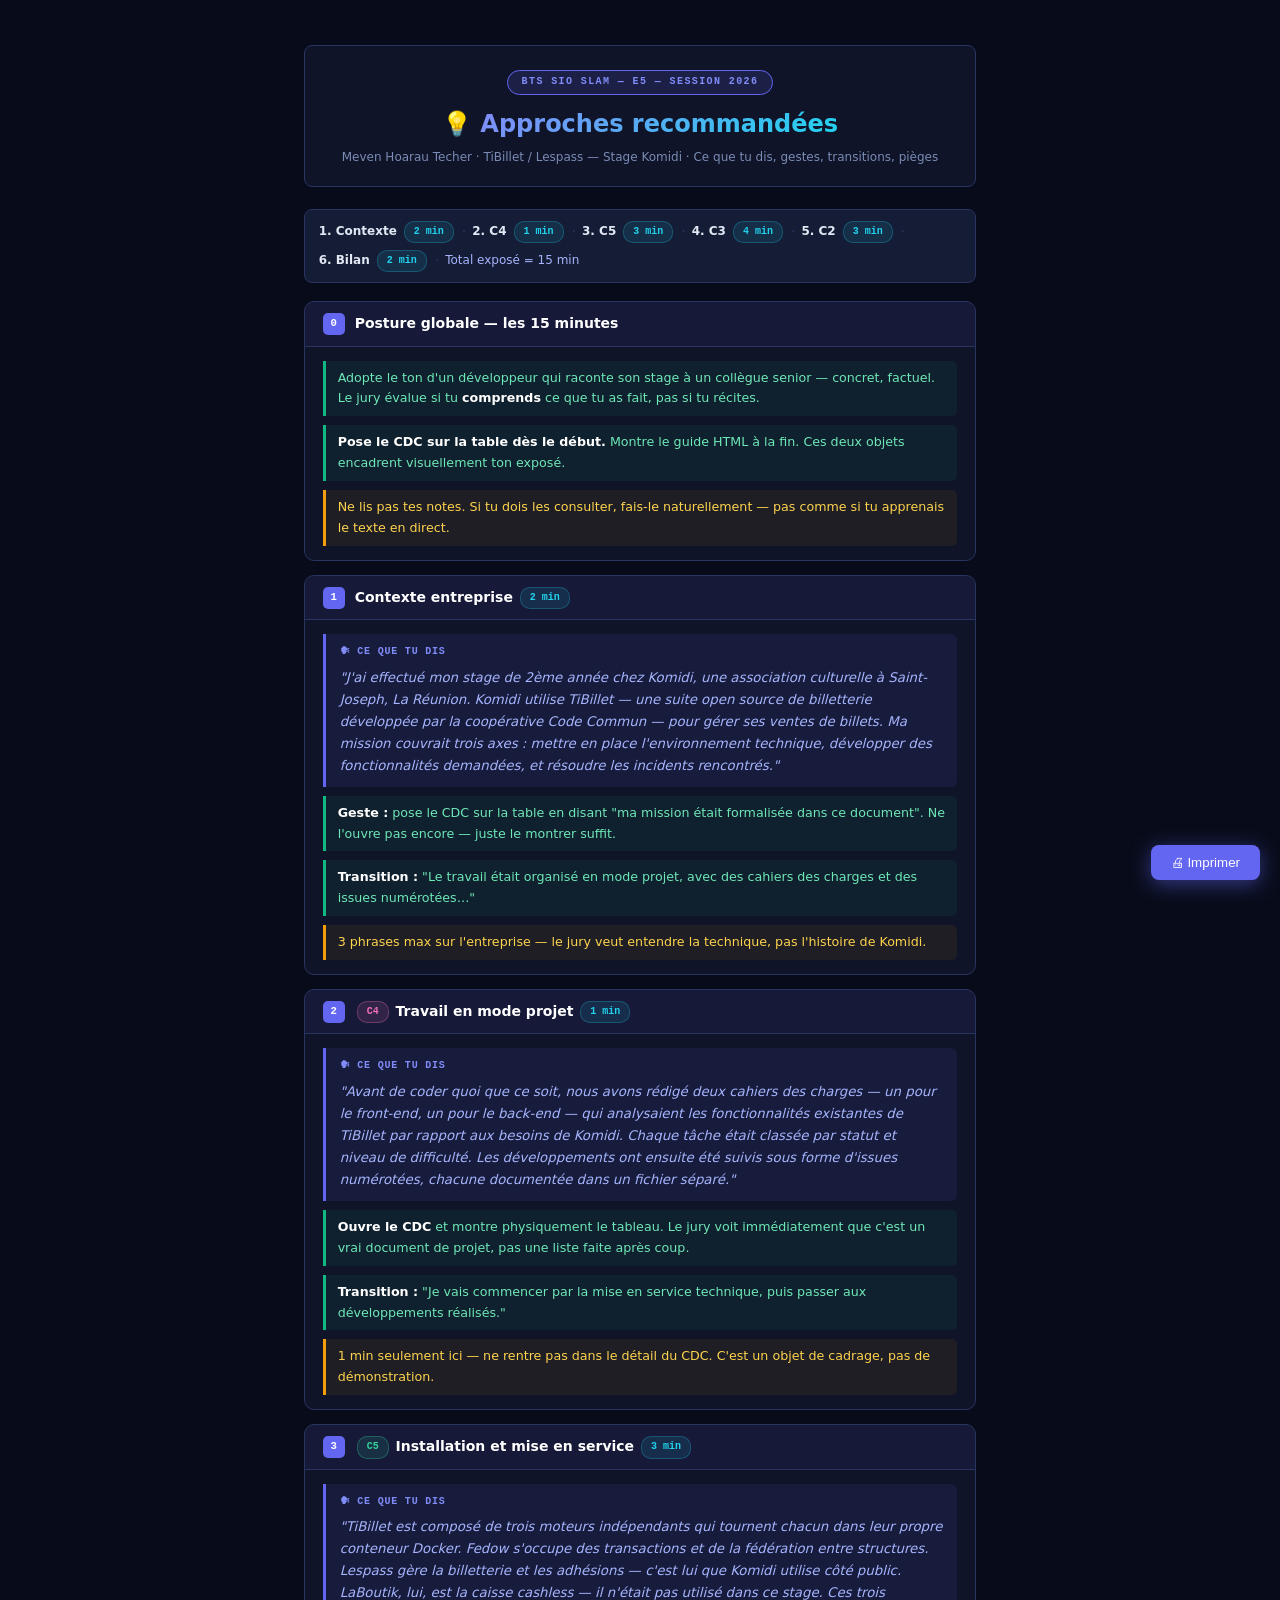
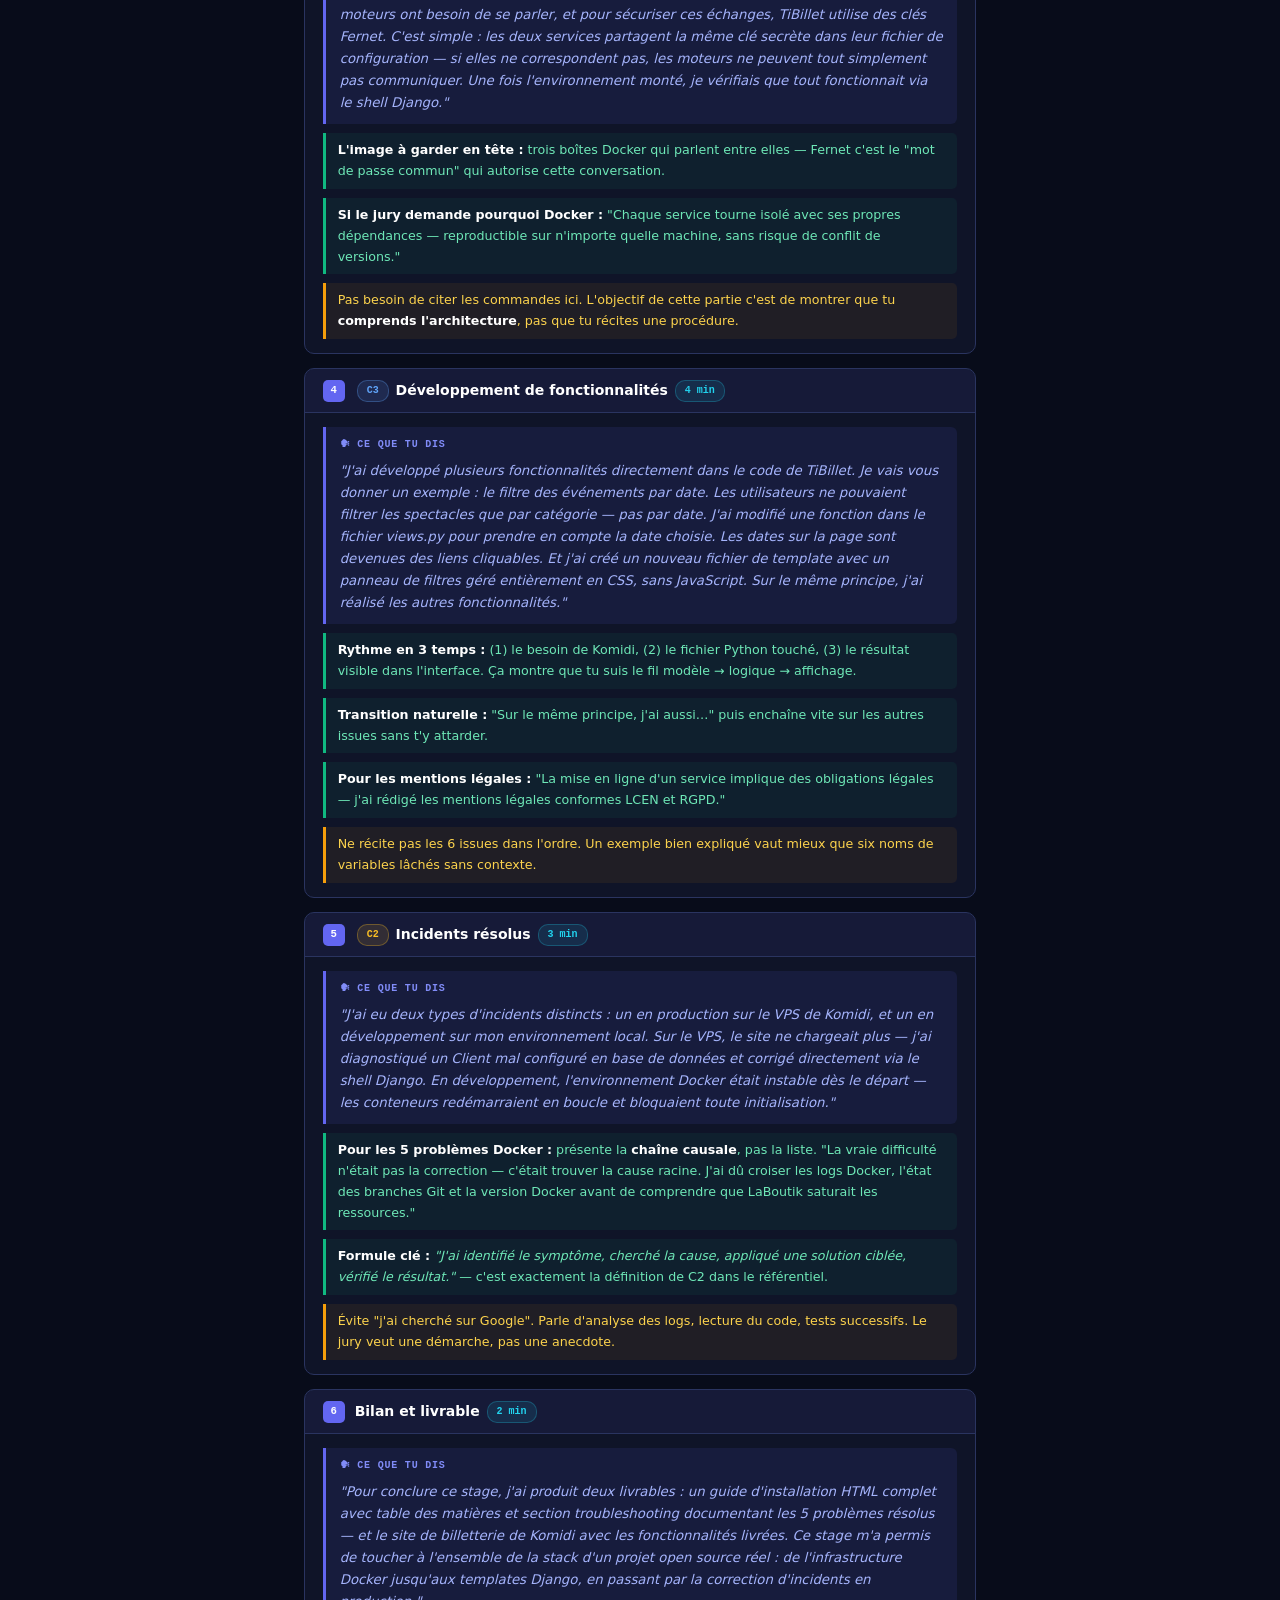
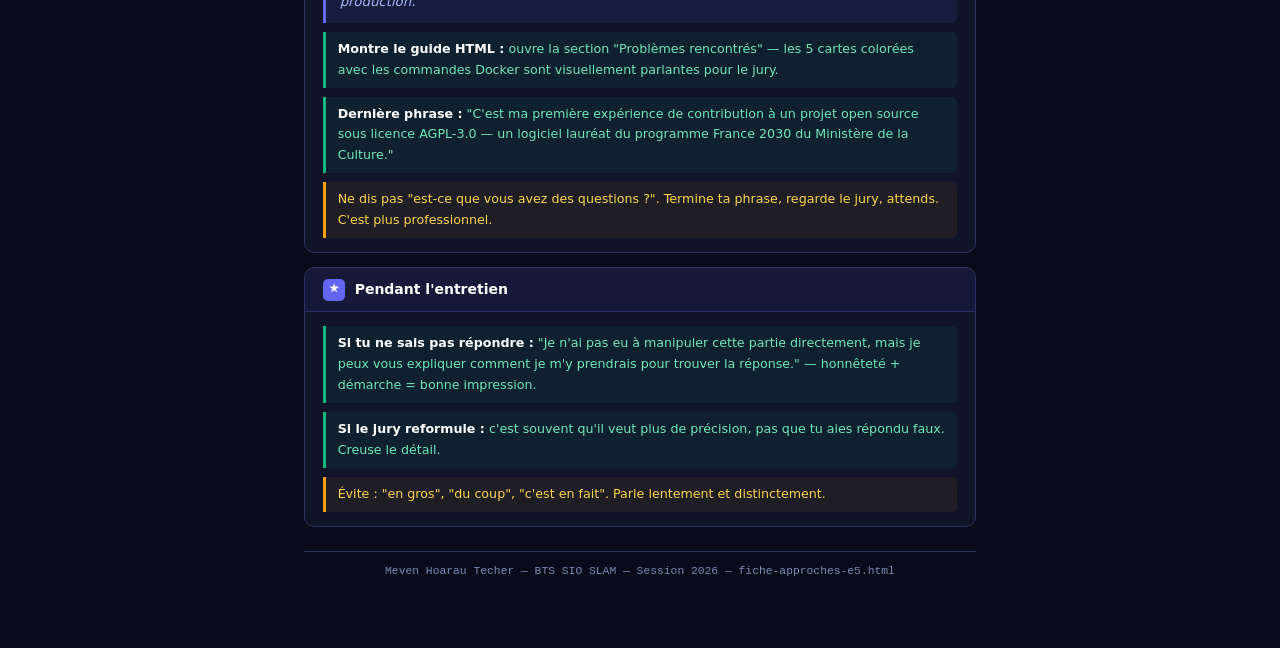
<file: docs/fiche-approches-e5.html>
<!DOCTYPE html>
<html lang="fr">
<head>
  <meta charset="UTF-8">
  <meta name="viewport" content="width=device-width, initial-scale=1.0">
  <title>Approches recommandées — E5 TiBillet</title>
  <style>
    * { -webkit-print-color-adjust: exact !important; print-color-adjust: exact !important; box-sizing: border-box; margin: 0; padding: 0; }
    :root {
      --bg:     #080c1a;
      --bg2:    #0f1428;
      --bg3:    #151c35;
      --border: #2a3460;
      --text:   #e2e8f4;
      --muted:  #7a8bb5;
      --accent: #6366f1;
      --a2:     #818cf8;
      --a3:     #a5b4fc;
      --green:  #10b981;
      --g2:     #6ee7b7;
      --yellow: #f59e0b;
      --y2:     #fcd34d;
      --cyan:   #22d3ee;
      --c2:     #fbbf24;
      --c3:     #60a5fa;
      --c4:     #f472b6;
      --c5:     #34d399;
    }
    @media print {
      .no-print { display: none !important; }
      .card { page-break-inside: avoid; }
      body { font-size: 9.5pt; }
    }
    html { scroll-behavior: smooth; }
    body {
      font-family: 'Segoe UI', 'Inter', system-ui, sans-serif;
      font-size: 10.5pt; line-height: 1.65;
      color: var(--text); background: var(--bg);
    }
    .page { max-width: 210mm; margin: 0 auto; padding: 12mm 16mm 18mm; }

    /* ── HEADER ── */
    .doc-header {
      text-align: center;
      background: var(--bg2);
      border: 1px solid var(--border);
      border-radius: 8px;
      padding: 22px 24px 18px;
      margin-bottom: 22px;
    }
    .doc-header .tag {
      font-family: 'Courier New', monospace;
      font-size: 7.5pt; font-weight: bold;
      letter-spacing: .14em; text-transform: uppercase;
      padding: 3px 14px; border-radius: 20px;
      background: rgba(99,102,241,.15);
      border: 1px solid var(--accent);
      color: var(--a2); display: inline-block; margin-bottom: 10px;
    }
    .doc-header h1 { font-size: 18pt; color: #fff; margin-bottom: 4px; }
    .doc-header h1 span {
      background: linear-gradient(135deg, var(--a2), var(--cyan));
      -webkit-background-clip: text; -webkit-text-fill-color: transparent;
      background-clip: text;
    }
    .doc-header p { font-size: 9pt; color: var(--muted); }

    /* ── SECTION CARD ── */
    .card {
      background: var(--bg2);
      border: 1px solid var(--border);
      border-radius: 10px;
      margin-bottom: 14px;
      overflow: hidden;
    }
    .card-head {
      display: flex; align-items: center; gap: 10px;
      padding: 10px 18px;
      background: rgba(99,102,241,.08);
      border-bottom: 1px solid var(--border);
    }
    .card-num {
      font-family: 'Courier New', monospace;
      font-size: 8pt; font-weight: bold;
      background: var(--accent); color: #fff;
      width: 22px; height: 22px;
      display: inline-flex; align-items: center; justify-content: center;
      border-radius: 5px; flex-shrink: 0;
    }
    .card-title {
      font-weight: 700; font-size: 10.5pt; color: #fff; flex: 1;
    }
    .badge {
      display: inline-block;
      font-family: 'Courier New', monospace;
      font-size: 7.5pt; font-weight: bold;
      padding: 2px 9px; border-radius: 10px;
      vertical-align: middle; margin: 0 2px;
    }
    .bc2 { background: rgba(251,191,36,.12);  color: var(--c2);  border: 1px solid rgba(251,191,36,.3); }
    .bc3 { background: rgba(96,165,250,.12);  color: var(--c3);  border: 1px solid rgba(96,165,250,.3); }
    .bc4 { background: rgba(244,114,182,.12); color: var(--c4);  border: 1px solid rgba(244,114,182,.3); }
    .bc5 { background: rgba(52,211,153,.12);  color: var(--c5);  border: 1px solid rgba(52,211,153,.3); }
    .bt  { background: rgba(34,211,238,.10);  color: var(--cyan); border: 1px solid rgba(34,211,238,.25); }

    .card-body { padding: 14px 18px; display: flex; flex-direction: column; gap: 9px; }

    /* ── SCRIPT (ce que tu dis) ── */
    .script {
      background: rgba(99,102,241,.1);
      border-left: 3px solid var(--accent);
      border-radius: 0 6px 6px 0;
      padding: 10px 14px;
    }
    .script::before {
      content: '🗣 CE QUE TU DIS';
      display: block;
      font-family: 'Courier New', monospace;
      font-size: 7.5pt; font-weight: bold;
      color: var(--a2); letter-spacing: .08em;
      margin-bottom: 6px;
    }
    .script p { font-style: italic; color: var(--a3); font-size: 10pt; margin: 0; }

    /* ── TIP ── */
    .tip {
      background: rgba(16,185,129,.07);
      border-left: 3px solid var(--green);
      border-radius: 0 5px 5px 0;
      padding: 7px 12px;
      color: var(--g2); font-size: 9.5pt;
    }
    .tip strong { color: #fff; }

    /* ── WARN ── */
    .warn {
      background: rgba(245,158,11,.07);
      border-left: 3px solid var(--yellow);
      border-radius: 0 5px 5px 0;
      padding: 7px 12px;
      color: var(--y2); font-size: 9.5pt;
    }
    .warn strong { color: #fff; }

    /* ── TIMING BAR ── */
    .timing-bar {
      display: flex; flex-wrap: wrap; gap: 6px;
      background: var(--bg3);
      border: 1px solid var(--border);
      border-radius: 8px;
      padding: 10px 14px;
      margin-bottom: 18px;
    }
    .timing-bar .titem {
      font-size: 9pt; color: var(--muted);
      display: flex; align-items: center; gap: 5px;
    }
    .timing-bar .titem strong { color: var(--text); }
    .timing-bar .sep { color: var(--border); }

    .print-btn {
      position: fixed; bottom: 20px; right: 20px;
      background: var(--accent); color: #fff;
      border: none; padding: 10px 20px; border-radius: 8px;
      font-size: 10pt; cursor: pointer; z-index: 999;
      box-shadow: 0 4px 20px rgba(99,102,241,.5);
    }
    .print-btn:hover { background: #4338ca; }

    .footer {
      margin-top: 24px; padding-top: 10px;
      border-top: 1px solid var(--border);
      text-align: center; font-size: 8.5pt;
      color: var(--muted); font-family: 'Courier New', monospace;
    }
  </style>
</head>
<body>

<button class="print-btn no-print" onclick="window.print()">🖨 Imprimer</button>

<div class="page">

<!-- HEADER -->
<div class="doc-header">
  <div class="tag">BTS SIO SLAM — E5 — Session 2026</div>
  <h1>💡 <span>Approches recommandées</span></h1>
  <p>Meven Hoarau Techer · TiBillet / Lespass — Stage Komidi · Ce que tu dis, gestes, transitions, pièges</p>
</div>

<!-- TIMING -->
<div class="timing-bar">
  <span class="titem"><strong>1. Contexte</strong> <span class="badge bt">2 min</span></span>
  <span class="sep">·</span>
  <span class="titem"><strong>2. C4</strong> <span class="badge bt">1 min</span></span>
  <span class="sep">·</span>
  <span class="titem"><strong>3. C5</strong> <span class="badge bt">3 min</span></span>
  <span class="sep">·</span>
  <span class="titem"><strong>4. C3</strong> <span class="badge bt">4 min</span></span>
  <span class="sep">·</span>
  <span class="titem"><strong>5. C2</strong> <span class="badge bt">3 min</span></span>
  <span class="sep">·</span>
  <span class="titem"><strong>6. Bilan</strong> <span class="badge bt">2 min</span></span>
  <span class="sep">·</span>
  <span class="titem" style="color:var(--a3);">Total exposé = 15 min</span>
</div>

<!-- ────────────────────────────────
     POSTURE GLOBALE
──────────────────────────────── -->
<div class="card">
  <div class="card-head">
    <span class="card-num">0</span>
    <span class="card-title">Posture globale — les 15 minutes</span>
  </div>
  <div class="card-body">
    <div class="tip">Adopte le ton d'un développeur qui raconte son stage à un collègue senior — concret, factuel. Le jury évalue si tu <strong>comprends</strong> ce que tu as fait, pas si tu récites.</div>
    <div class="tip"><strong>Pose le CDC sur la table dès le début.</strong> Montre le guide HTML à la fin. Ces deux objets encadrent visuellement ton exposé.</div>
    <div class="warn">Ne lis pas tes notes. Si tu dois les consulter, fais-le naturellement — pas comme si tu apprenais le texte en direct.</div>
  </div>
</div>

<!-- ────────────────────────────────
     1 — CONTEXTE
──────────────────────────────── -->
<div class="card">
  <div class="card-head">
    <span class="card-num">1</span>
    <span class="card-title">Contexte entreprise <span class="badge bt">2 min</span></span>
  </div>
  <div class="card-body">
    <div class="script">
      <p>"J'ai effectué mon stage de 2ème année chez Komidi, une association culturelle à Saint-Joseph, La Réunion. Komidi utilise TiBillet — une suite open source de billetterie développée par la coopérative Code Commun — pour gérer ses ventes de billets. Ma mission couvrait trois axes : mettre en place l'environnement technique, développer des fonctionnalités demandées, et résoudre les incidents rencontrés."</p>
    </div>
    <div class="tip"><strong>Geste :</strong> pose le CDC sur la table en disant "ma mission était formalisée dans ce document". Ne l'ouvre pas encore — juste le montrer suffit.</div>
    <div class="tip"><strong>Transition :</strong> "Le travail était organisé en mode projet, avec des cahiers des charges et des issues numérotées…"</div>
    <div class="warn">3 phrases max sur l'entreprise — le jury veut entendre la technique, pas l'histoire de Komidi.</div>
  </div>
</div>

<!-- ────────────────────────────────
     2 — C4
──────────────────────────────── -->
<div class="card">
  <div class="card-head">
    <span class="card-num">2</span>
    <span class="card-title"><span class="badge bc4">C4</span> Travail en mode projet <span class="badge bt">1 min</span></span>
  </div>
  <div class="card-body">
    <div class="script">
      <p>"Avant de coder quoi que ce soit, nous avons rédigé deux cahiers des charges — un pour le front-end, un pour le back-end — qui analysaient les fonctionnalités existantes de TiBillet par rapport aux besoins de Komidi. Chaque tâche était classée par statut et niveau de difficulté. Les développements ont ensuite été suivis sous forme d'issues numérotées, chacune documentée dans un fichier séparé."</p>
    </div>
    <div class="tip"><strong>Ouvre le CDC</strong> et montre physiquement le tableau. Le jury voit immédiatement que c'est un vrai document de projet, pas une liste faite après coup.</div>
    <div class="tip"><strong>Transition :</strong> "Je vais commencer par la mise en service technique, puis passer aux développements réalisés."</div>
    <div class="warn">1 min seulement ici — ne rentre pas dans le détail du CDC. C'est un objet de cadrage, pas de démonstration.</div>
  </div>
</div>

<!-- ────────────────────────────────
     3 — C5
──────────────────────────────── -->
<div class="card">
  <div class="card-head">
    <span class="card-num">3</span>
    <span class="card-title"><span class="badge bc5">C5</span> Installation et mise en service <span class="badge bt">3 min</span></span>
  </div>
  <div class="card-body">
    <div class="script">
      <p>"TiBillet est composé de trois moteurs indépendants qui tournent chacun dans leur propre conteneur Docker. Fedow s'occupe des transactions et de la fédération entre structures. Lespass gère la billetterie et les adhésions — c'est lui que Komidi utilise côté public. LaBoutik, lui, est la caisse cashless — il n'était pas utilisé dans ce stage. Ces trois moteurs ont besoin de se parler, et pour sécuriser ces échanges, TiBillet utilise des clés Fernet. C'est simple : les deux services partagent la même clé secrète dans leur fichier de configuration — si elles ne correspondent pas, les moteurs ne peuvent tout simplement pas communiquer. Une fois l'environnement monté, je vérifiais que tout fonctionnait via le shell Django."</p>
    </div>
    <div class="tip"><strong>L'image à garder en tête :</strong> trois boîtes Docker qui parlent entre elles — Fernet c'est le "mot de passe commun" qui autorise cette conversation.</div>
    <div class="tip"><strong>Si le jury demande pourquoi Docker :</strong> "Chaque service tourne isolé avec ses propres dépendances — reproductible sur n'importe quelle machine, sans risque de conflit de versions."</div>
    <div class="warn">Pas besoin de citer les commandes ici. L'objectif de cette partie c'est de montrer que tu <strong>comprends l'architecture</strong>, pas que tu récites une procédure.</div>
  </div>
</div>

<!-- ────────────────────────────────
     4 — C3
──────────────────────────────── -->
<div class="card">
  <div class="card-head">
    <span class="card-num">4</span>
    <span class="card-title"><span class="badge bc3">C3</span> Développement de fonctionnalités <span class="badge bt">4 min</span></span>
  </div>
  <div class="card-body">
    <div class="script">
      <p>"J'ai développé plusieurs fonctionnalités directement dans le code de TiBillet. Je vais vous donner un exemple : le filtre des événements par date. Les utilisateurs ne pouvaient filtrer les spectacles que par catégorie — pas par date. J'ai modifié une fonction dans le fichier views.py pour prendre en compte la date choisie. Les dates sur la page sont devenues des liens cliquables. Et j'ai créé un nouveau fichier de template avec un panneau de filtres géré entièrement en CSS, sans JavaScript. Sur le même principe, j'ai réalisé les autres fonctionnalités."</p>
    </div>
    <div class="tip"><strong>Rythme en 3 temps :</strong> (1) le besoin de Komidi, (2) le fichier Python touché, (3) le résultat visible dans l'interface. Ça montre que tu suis le fil modèle → logique → affichage.</div>
    <div class="tip"><strong>Transition naturelle :</strong> "Sur le même principe, j'ai aussi…" puis enchaîne vite sur les autres issues sans t'y attarder.</div>
    <div class="tip"><strong>Pour les mentions légales :</strong> "La mise en ligne d'un service implique des obligations légales — j'ai rédigé les mentions légales conformes LCEN et RGPD."</div>
    <div class="warn">Ne récite pas les 6 issues dans l'ordre. Un exemple bien expliqué vaut mieux que six noms de variables lâchés sans contexte.</div>
  </div>
</div>

<!-- ────────────────────────────────
     5 — C2
──────────────────────────────── -->
<div class="card">
  <div class="card-head">
    <span class="card-num">5</span>
    <span class="card-title"><span class="badge bc2">C2</span> Incidents résolus <span class="badge bt">3 min</span></span>
  </div>
  <div class="card-body">
    <div class="script">
      <p>"J'ai eu deux types d'incidents distincts : un en production sur le VPS de Komidi, et un en développement sur mon environnement local. Sur le VPS, le site ne chargeait plus — j'ai diagnostiqué un Client mal configuré en base de données et corrigé directement via le shell Django. En développement, l'environnement Docker était instable dès le départ — les conteneurs redémarraient en boucle et bloquaient toute initialisation."</p>
    </div>
    <div class="tip"><strong>Pour les 5 problèmes Docker :</strong> présente la <strong>chaîne causale</strong>, pas la liste. "La vraie difficulté n'était pas la correction — c'était trouver la cause racine. J'ai dû croiser les logs Docker, l'état des branches Git et la version Docker avant de comprendre que LaBoutik saturait les ressources."</div>
    <div class="tip"><strong>Formule clé :</strong> <em>"J'ai identifié le symptôme, cherché la cause, appliqué une solution ciblée, vérifié le résultat."</em> — c'est exactement la définition de C2 dans le référentiel.</div>
    <div class="warn">Évite "j'ai cherché sur Google". Parle d'analyse des logs, lecture du code, tests successifs. Le jury veut une démarche, pas une anecdote.</div>
  </div>
</div>

<!-- ────────────────────────────────
     6 — BILAN
──────────────────────────────── -->
<div class="card">
  <div class="card-head">
    <span class="card-num">6</span>
    <span class="card-title">Bilan et livrable <span class="badge bt">2 min</span></span>
  </div>
  <div class="card-body">
    <div class="script">
      <p>"Pour conclure ce stage, j'ai produit deux livrables : un guide d'installation HTML complet avec table des matières et section troubleshooting documentant les 5 problèmes résolus — et le site de billetterie de Komidi avec les fonctionnalités livrées. Ce stage m'a permis de toucher à l'ensemble de la stack d'un projet open source réel : de l'infrastructure Docker jusqu'aux templates Django, en passant par la correction d'incidents en production."</p>
    </div>
    <div class="tip"><strong>Montre le guide HTML :</strong> ouvre la section "Problèmes rencontrés" — les 5 cartes colorées avec les commandes Docker sont visuellement parlantes pour le jury.</div>
    <div class="tip"><strong>Dernière phrase :</strong> "C'est ma première expérience de contribution à un projet open source sous licence AGPL-3.0 — un logiciel lauréat du programme France 2030 du Ministère de la Culture."</div>
    <div class="warn">Ne dis pas "est-ce que vous avez des questions ?". Termine ta phrase, regarde le jury, attends. C'est plus professionnel.</div>
  </div>
</div>

<!-- ────────────────────────────────
     ENTRETIEN
──────────────────────────────── -->
<div class="card">
  <div class="card-head">
    <span class="card-num">★</span>
    <span class="card-title">Pendant l'entretien</span>
  </div>
  <div class="card-body">
    <div class="tip"><strong>Si tu ne sais pas répondre :</strong> "Je n'ai pas eu à manipuler cette partie directement, mais je peux vous expliquer comment je m'y prendrais pour trouver la réponse." — honnêteté + démarche = bonne impression.</div>
    <div class="tip"><strong>Si le jury reformule :</strong> c'est souvent qu'il veut plus de précision, pas que tu aies répondu faux. Creuse le détail.</div>
    <div class="warn">Évite : "en gros", "du coup", "c'est en fait". Parle lentement et distinctement.</div>
  </div>
</div>

<div class="footer">
  <p>Meven Hoarau Techer — BTS SIO SLAM — Session 2026 — fiche-approches-e5.html</p>
</div>

</div><!-- /page -->
</body>
</html>
</file>
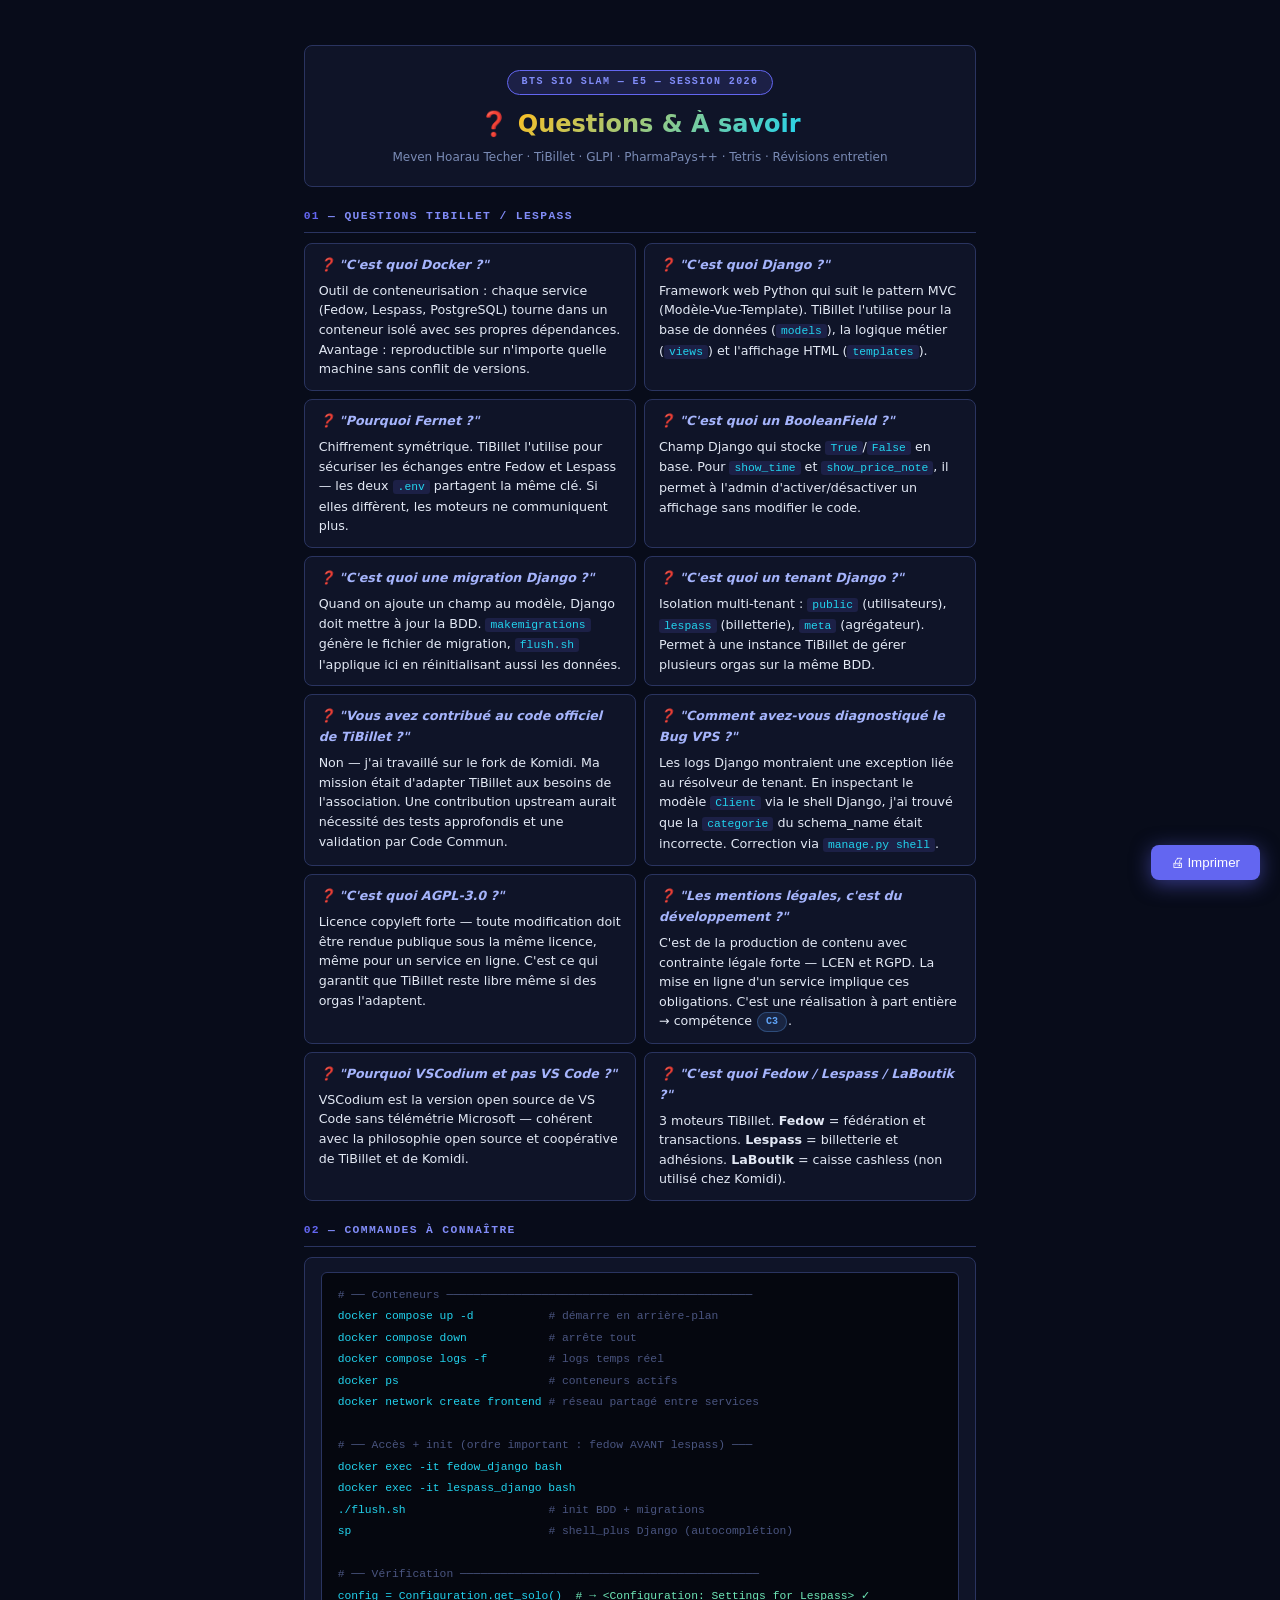
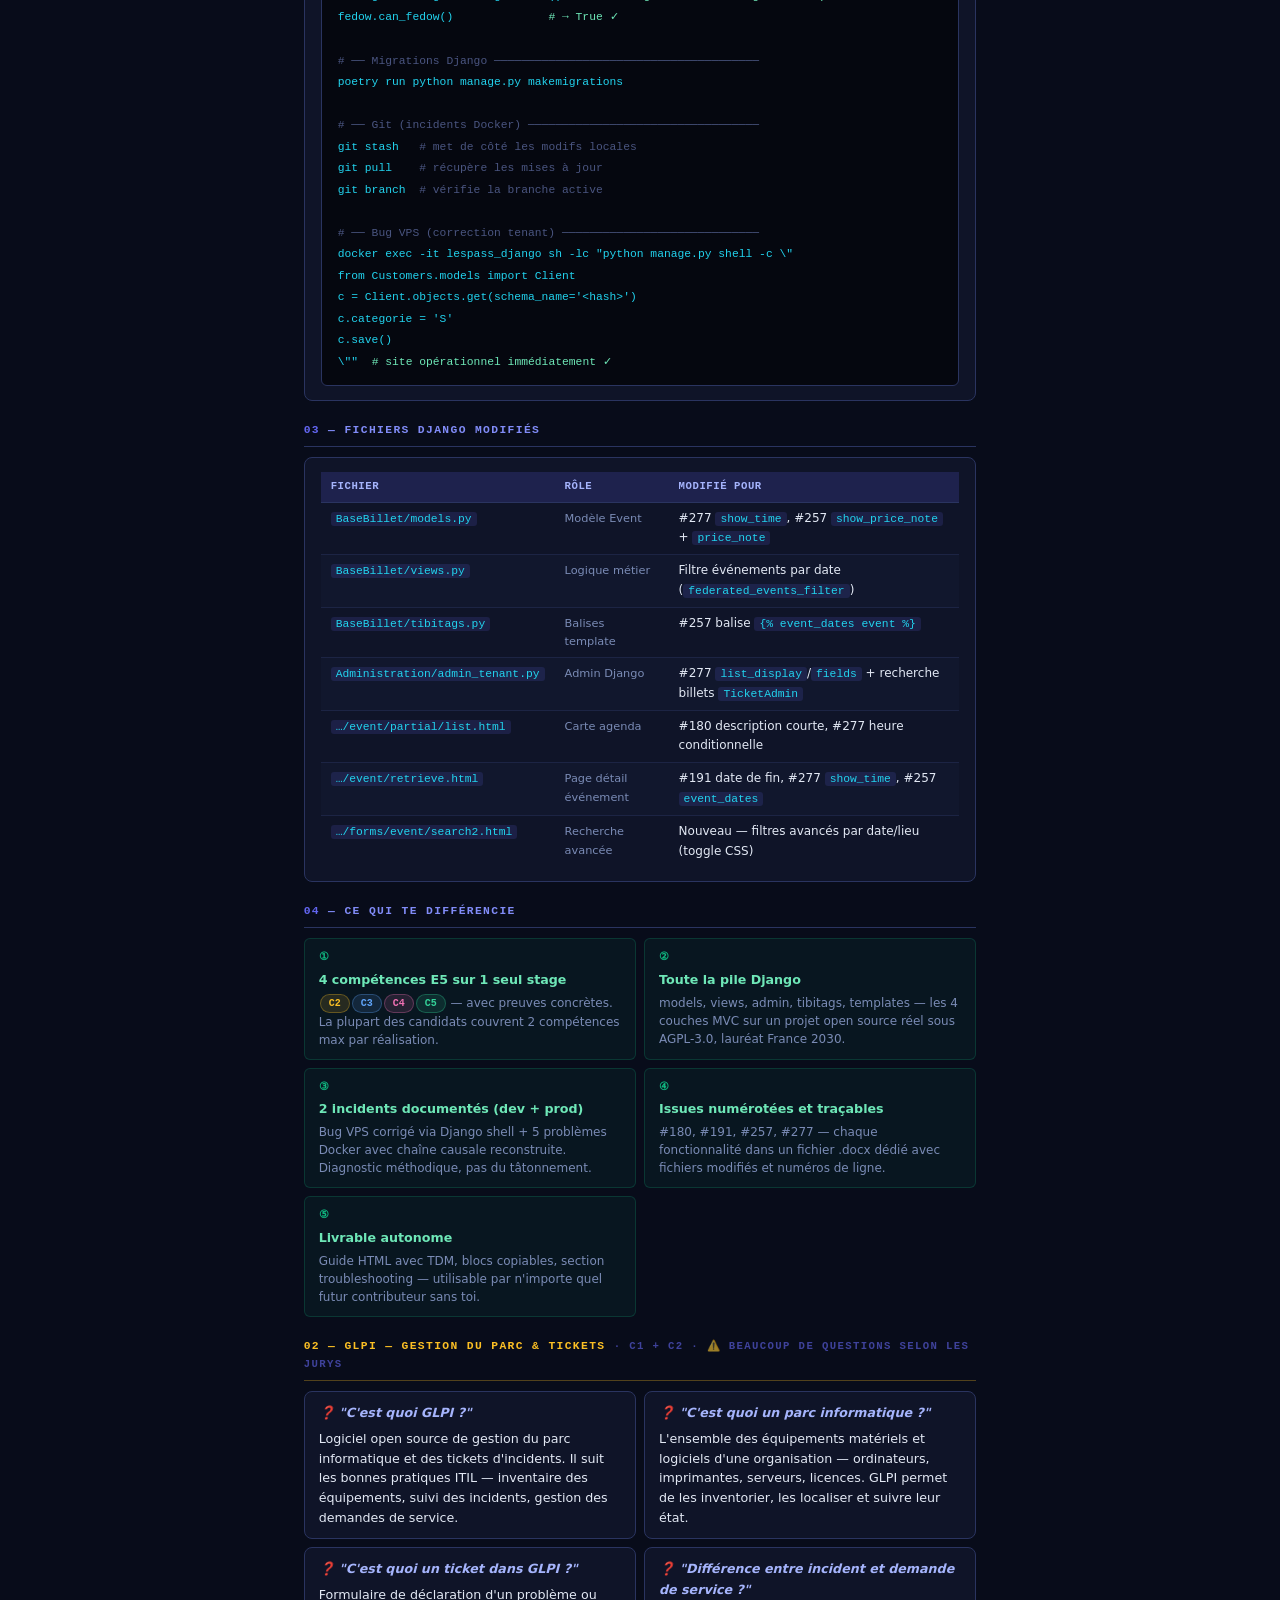
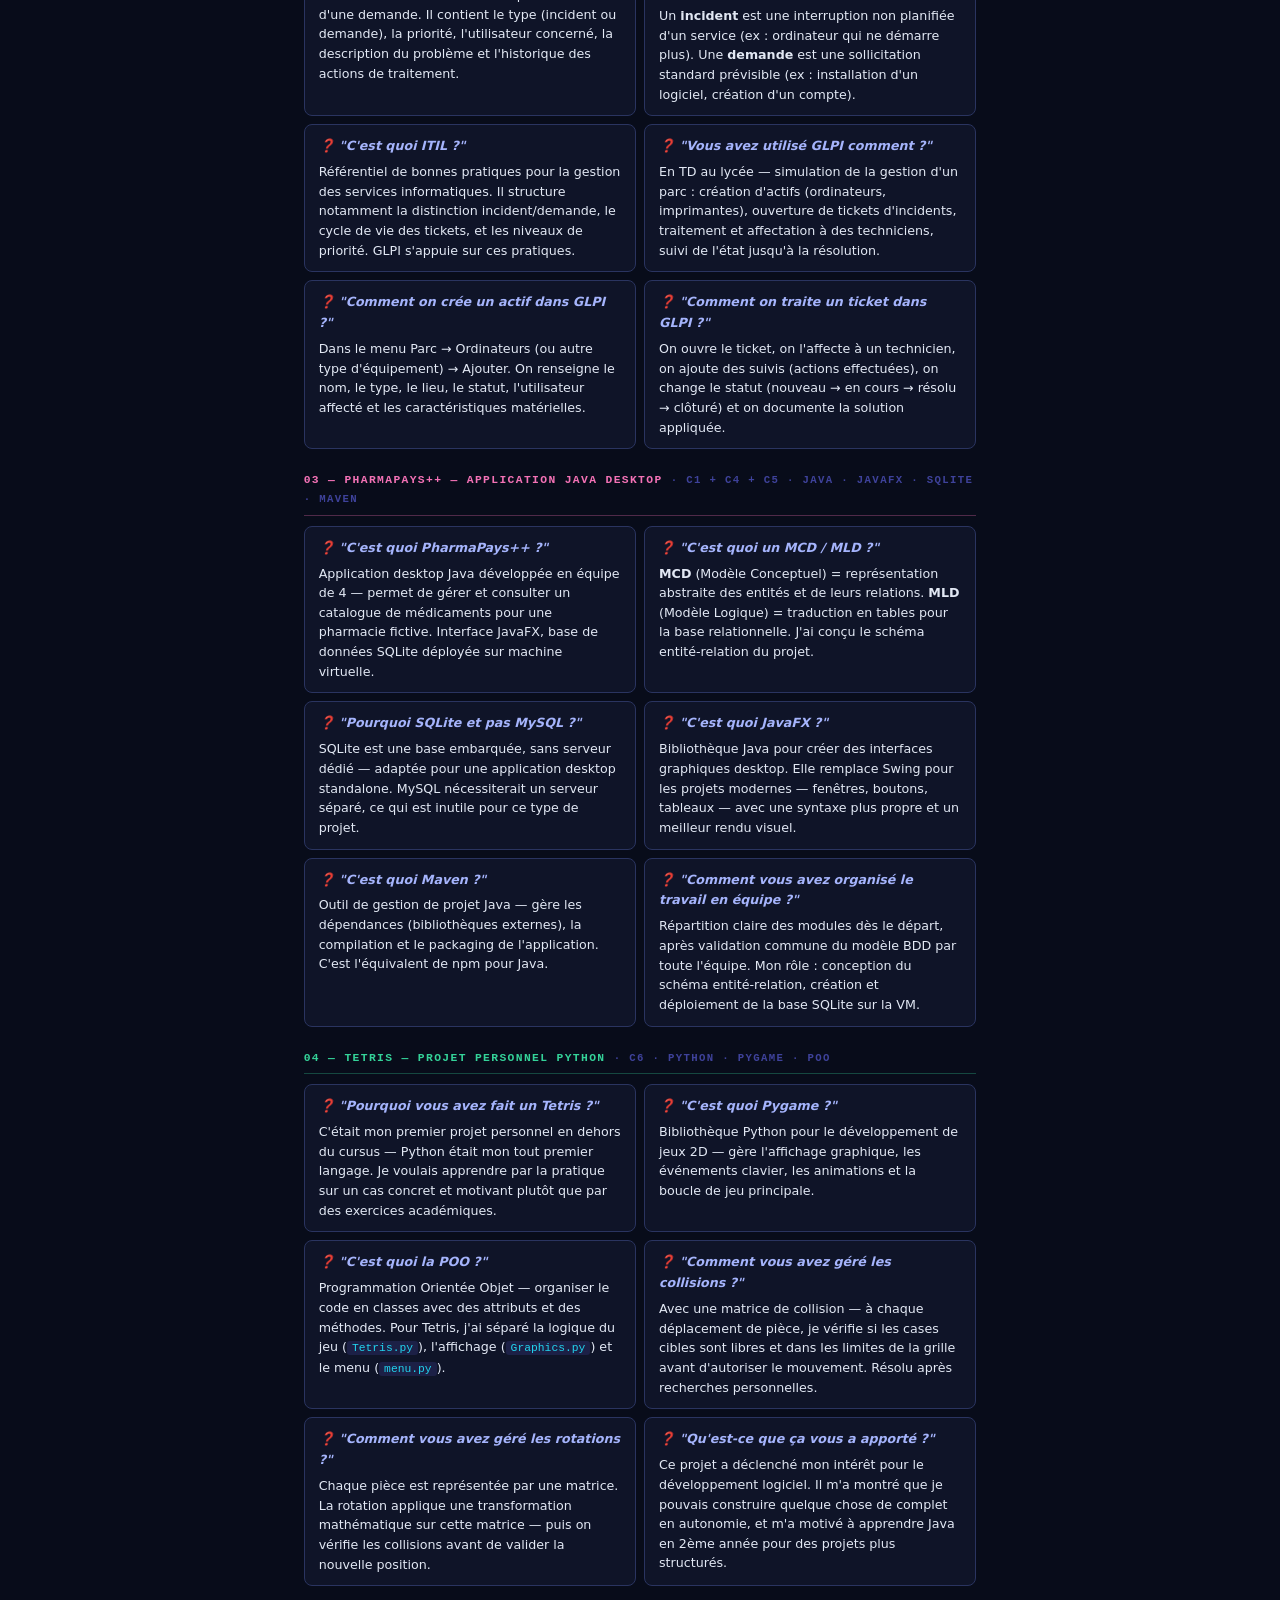
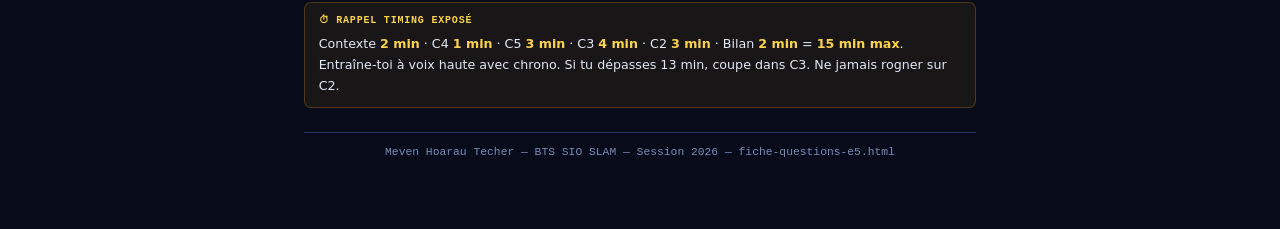
<file: docs/fiche-questions-e5.html>
<!DOCTYPE html>
<html lang="fr">
<head>
  <meta charset="UTF-8">
  <meta name="viewport" content="width=device-width, initial-scale=1.0">
  <title>Questions &amp; À savoir — E5 TiBillet</title>
  <style>
    * { -webkit-print-color-adjust: exact !important; print-color-adjust: exact !important; box-sizing: border-box; margin: 0; padding: 0; }
    :root {
      --bg:     #080c1a;
      --bg2:    #0f1428;
      --bg3:    #151c35;
      --border: #2a3460;
      --text:   #e2e8f4;
      --muted:  #7a8bb5;
      --accent: #6366f1;
      --a2:     #818cf8;
      --a3:     #a5b4fc;
      --green:  #10b981;
      --g2:     #6ee7b7;
      --yellow: #f59e0b;
      --y2:     #fcd34d;
      --red:    #f87171;
      --cyan:   #22d3ee;
      --c2:     #fbbf24;
      --c3:     #60a5fa;
      --c4:     #f472b6;
      --c5:     #34d399;
    }
    @media print {
      .no-print { display: none !important; }
      .qcard, .block { page-break-inside: avoid; }
      .page-break { page-break-before: always; }
      body { font-size: 9.5pt; }
    }
    html { scroll-behavior: smooth; }
    body {
      font-family: 'Segoe UI', 'Inter', system-ui, sans-serif;
      font-size: 10.5pt; line-height: 1.65;
      color: var(--text); background: var(--bg);
    }
    .page { max-width: 210mm; margin: 0 auto; padding: 12mm 16mm 18mm; }

    /* ── HEADER ── */
    .doc-header {
      text-align: center;
      background: var(--bg2);
      border: 1px solid var(--border);
      border-radius: 8px;
      padding: 22px 24px 18px;
      margin-bottom: 20px;
    }
    .doc-header .tag {
      font-family: 'Courier New', monospace;
      font-size: 7.5pt; font-weight: bold;
      letter-spacing: .14em; text-transform: uppercase;
      padding: 3px 14px; border-radius: 20px;
      background: rgba(99,102,241,.15);
      border: 1px solid var(--accent);
      color: var(--a2); display: inline-block; margin-bottom: 10px;
    }
    .doc-header h1 { font-size: 18pt; color: #fff; margin-bottom: 4px; }
    .doc-header h1 span {
      background: linear-gradient(135deg, var(--c2), var(--cyan));
      -webkit-background-clip: text; -webkit-text-fill-color: transparent;
      background-clip: text;
    }
    .doc-header p { font-size: 9pt; color: var(--muted); }

    /* ── SECTION TITLE ── */
    .sec {
      font-family: 'Courier New', monospace;
      font-size: 8.5pt; font-weight: bold;
      letter-spacing: .12em; text-transform: uppercase;
      color: var(--a2);
      border-bottom: 1px solid var(--border);
      padding-bottom: 6px;
      margin: 20px 0 10px;
    }
    .sec span { color: var(--accent); }

    /* ── Q CARDS ── */
    .q-grid {
      display: grid;
      grid-template-columns: 1fr 1fr;
      gap: 8px;
    }
    .qcard {
      background: var(--bg2);
      border: 1px solid var(--border);
      border-radius: 8px;
      padding: 11px 14px;
    }
    .qcard .q {
      font-style: italic; color: var(--a3);
      font-size: 9.5pt; margin-bottom: 5px;
      font-weight: 600;
    }
    .qcard .a { font-size: 9.5pt; color: var(--text); line-height: 1.55; }
    .qcard code {
      font-family: 'Courier New', monospace; font-size: 8.5pt;
      background: rgba(99,102,241,.15); color: var(--cyan);
      padding: 1px 5px; border-radius: 3px;
    }
    .badge {
      display: inline-block;
      font-family: 'Courier New', monospace;
      font-size: 7.5pt; font-weight: bold;
      padding: 1px 8px; border-radius: 10px;
      vertical-align: middle; margin: 0 1px;
    }
    .bc2 { background: rgba(251,191,36,.12);  color: var(--c2);  border: 1px solid rgba(251,191,36,.3); }
    .bc3 { background: rgba(96,165,250,.12);  color: var(--c3);  border: 1px solid rgba(96,165,250,.3); }
    .bc4 { background: rgba(244,114,182,.12); color: var(--c4);  border: 1px solid rgba(244,114,182,.3); }
    .bc5 { background: rgba(52,211,153,.12);  color: var(--c5);  border: 1px solid rgba(52,211,153,.3); }

    /* ── BLOCK (choses à savoir) ── */
    .block {
      background: var(--bg2);
      border: 1px solid var(--border);
      border-radius: 8px;
      padding: 14px 16px;
      margin-bottom: 10px;
    }
    .block h3 {
      font-size: 9.5pt; font-weight: 700;
      color: var(--a3); margin-bottom: 8px;
      font-family: 'Courier New', monospace;
      letter-spacing: .04em;
    }

    /* ── CODE ── */
    pre {
      background: #05070f;
      border: 1px solid var(--border);
      border-radius: 6px;
      padding: 12px 16px; margin: 0;
      font-family: 'Courier New', monospace;
      font-size: 8.5pt; line-height: 1.9;
      overflow-x: auto;
    }
    pre .cm  { color: #4a5580; }
    pre .ck  { color: var(--cyan); }
    pre .co  { color: var(--g2); }
    pre .cy  { color: var(--y2); }

    /* ── FICHIERS TABLE ── */
    table { width: 100%; border-collapse: collapse; font-size: 9pt; }
    th {
      background: rgba(99,102,241,.18); color: var(--a3);
      padding: 6px 10px; text-align: left;
      font-family: 'Courier New', monospace;
      font-size: 8pt; font-weight: bold;
      text-transform: uppercase; letter-spacing: .05em;
      border-bottom: 1px solid var(--border);
    }
    td {
      padding: 6px 10px;
      border-bottom: 1px solid rgba(42,52,96,.5);
      vertical-align: top; color: var(--text);
    }
    tr:last-child td { border-bottom: none; }
    tr:nth-child(even) td { background: rgba(21,28,53,.4); }
    td code {
      font-family: 'Courier New', monospace; font-size: 8.5pt;
      background: rgba(99,102,241,.15); color: var(--cyan);
      padding: 1px 5px; border-radius: 3px;
    }
    td.role { color: var(--muted); font-size: 8.5pt; }

    /* ── DIFF CARDS ── */
    .diff-grid {
      display: grid;
      grid-template-columns: 1fr 1fr;
      gap: 8px;
    }
    .diff {
      background: rgba(16,185,129,.06);
      border: 1px solid rgba(16,185,129,.2);
      border-radius: 6px; padding: 10px 14px;
    }
    .diff .num {
      font-family: 'Courier New', monospace;
      font-size: 8pt; font-weight: bold;
      color: var(--green); margin-bottom: 3px;
    }
    .diff .dtitle { font-weight: 700; color: var(--g2); font-size: 9.5pt; margin-bottom: 3px; }
    .diff .ddesc { font-size: 9pt; color: var(--muted); line-height: 1.5; }

    /* ── WARN BOX ── */
    .warn-box {
      background: rgba(245,158,11,.07);
      border: 1px solid rgba(245,158,11,.25);
      border-radius: 7px; padding: 10px 14px;
      margin-bottom: 10px;
    }
    .warn-box .label {
      font-family: 'Courier New', monospace;
      font-size: 7.5pt; font-weight: bold;
      text-transform: uppercase; letter-spacing: .08em;
      color: var(--y2); margin-bottom: 4px;
    }
    .warn-box p { font-size: 9.5pt; color: var(--text); }
    .warn-box strong { color: var(--y2); }

    .print-btn {
      position: fixed; bottom: 20px; right: 20px;
      background: var(--accent); color: #fff;
      border: none; padding: 10px 20px; border-radius: 8px;
      font-size: 10pt; cursor: pointer; z-index: 999;
      box-shadow: 0 4px 20px rgba(99,102,241,.5);
    }
    .print-btn:hover { background: #4338ca; }

    .footer {
      margin-top: 24px; padding-top: 10px;
      border-top: 1px solid var(--border);
      text-align: center; font-size: 8.5pt;
      color: var(--muted); font-family: 'Courier New', monospace;
    }
  </style>
</head>
<body>

<button class="print-btn no-print" onclick="window.print()">🖨 Imprimer</button>

<div class="page">

<!-- HEADER -->
<div class="doc-header">
  <div class="tag">BTS SIO SLAM — E5 — Session 2026</div>
  <h1>❓ <span>Questions &amp; À savoir</span></h1>
  <p>Meven Hoarau Techer · TiBillet · GLPI · PharmaPays++ · Tetris · Révisions entretien</p>
</div>

<!-- ──────────────────────────────
     QUESTIONS DU JURY
────────────────────────────── -->
<div class="sec"><span>01</span> — Questions TiBillet / Lespass</div>

<div class="q-grid">

  <div class="qcard">
    <p class="q">❓ "C'est quoi Docker ?"</p>
    <p class="a">Outil de conteneurisation : chaque service (Fedow, Lespass, PostgreSQL) tourne dans un conteneur isolé avec ses propres dépendances. Avantage : reproductible sur n'importe quelle machine sans conflit de versions.</p>
  </div>

  <div class="qcard">
    <p class="q">❓ "C'est quoi Django ?"</p>
    <p class="a">Framework web Python qui suit le pattern MVC (Modèle-Vue-Template). TiBillet l'utilise pour la base de données (<code>models</code>), la logique métier (<code>views</code>) et l'affichage HTML (<code>templates</code>).</p>
  </div>

  <div class="qcard">
    <p class="q">❓ "Pourquoi Fernet ?"</p>
    <p class="a">Chiffrement symétrique. TiBillet l'utilise pour sécuriser les échanges entre Fedow et Lespass — les deux <code>.env</code> partagent la même clé. Si elles diffèrent, les moteurs ne communiquent plus.</p>
  </div>

  <div class="qcard">
    <p class="q">❓ "C'est quoi un BooleanField ?"</p>
    <p class="a">Champ Django qui stocke <code>True</code>/<code>False</code> en base. Pour <code>show_time</code> et <code>show_price_note</code>, il permet à l'admin d'activer/désactiver un affichage sans modifier le code.</p>
  </div>

  <div class="qcard">
    <p class="q">❓ "C'est quoi une migration Django ?"</p>
    <p class="a">Quand on ajoute un champ au modèle, Django doit mettre à jour la BDD. <code>makemigrations</code> génère le fichier de migration, <code>flush.sh</code> l'applique ici en réinitialisant aussi les données.</p>
  </div>

  <div class="qcard">
    <p class="q">❓ "C'est quoi un tenant Django ?"</p>
    <p class="a">Isolation multi-tenant : <code>public</code> (utilisateurs), <code>lespass</code> (billetterie), <code>meta</code> (agrégateur). Permet à une instance TiBillet de gérer plusieurs orgas sur la même BDD.</p>
  </div>

  <div class="qcard">
    <p class="q">❓ "Vous avez contribué au code officiel de TiBillet ?"</p>
    <p class="a">Non — j'ai travaillé sur le fork de Komidi. Ma mission était d'adapter TiBillet aux besoins de l'association. Une contribution upstream aurait nécessité des tests approfondis et une validation par Code Commun.</p>
  </div>

  <div class="qcard">
    <p class="q">❓ "Comment avez-vous diagnostiqué le Bug VPS ?"</p>
    <p class="a">Les logs Django montraient une exception liée au résolveur de tenant. En inspectant le modèle <code>Client</code> via le shell Django, j'ai trouvé que la <code>categorie</code> du schema_name était incorrecte. Correction via <code>manage.py shell</code>.</p>
  </div>

  <div class="qcard">
    <p class="q">❓ "C'est quoi AGPL-3.0 ?"</p>
    <p class="a">Licence copyleft forte — toute modification doit être rendue publique sous la même licence, même pour un service en ligne. C'est ce qui garantit que TiBillet reste libre même si des orgas l'adaptent.</p>
  </div>

  <div class="qcard">
    <p class="q">❓ "Les mentions légales, c'est du développement ?"</p>
    <p class="a">C'est de la production de contenu avec contrainte légale forte — LCEN et RGPD. La mise en ligne d'un service implique ces obligations. C'est une réalisation à part entière → compétence <span class="badge bc3">C3</span>.</p>
  </div>

  <div class="qcard">
    <p class="q">❓ "Pourquoi VSCodium et pas VS Code ?"</p>
    <p class="a">VSCodium est la version open source de VS Code sans télémétrie Microsoft — cohérent avec la philosophie open source et coopérative de TiBillet et de Komidi.</p>
  </div>

  <div class="qcard">
    <p class="q">❓ "C'est quoi Fedow / Lespass / LaBoutik ?"</p>
    <p class="a">3 moteurs TiBillet. <strong>Fedow</strong> = fédération et transactions. <strong>Lespass</strong> = billetterie et adhésions. <strong>LaBoutik</strong> = caisse cashless (non utilisé chez Komidi).</p>
  </div>

</div>

<!-- ──────────────────────────────
     COMMANDES À CONNAÎTRE
────────────────────────────── -->
<div class="page-break"></div>
<div class="sec"><span>02</span> — Commandes à connaître</div>

<div class="block">
  <pre><span class="cm"># ── Conteneurs ─────────────────────────────────────────────</span>
<span class="ck">docker compose up -d</span>           <span class="cm"># démarre en arrière-plan</span>
<span class="ck">docker compose down</span>            <span class="cm"># arrête tout</span>
<span class="ck">docker compose logs -f</span>         <span class="cm"># logs temps réel</span>
<span class="ck">docker ps</span>                      <span class="cm"># conteneurs actifs</span>
<span class="ck">docker network create frontend</span> <span class="cm"># réseau partagé entre services</span>

<span class="cm"># ── Accès + init (ordre important : fedow AVANT lespass) ───</span>
<span class="ck">docker exec -it fedow_django bash</span>
<span class="ck">docker exec -it lespass_django bash</span>
<span class="ck">./flush.sh</span>                     <span class="cm"># init BDD + migrations</span>
<span class="ck">sp</span>                             <span class="cm"># shell_plus Django (autocomplétion)</span>

<span class="cm"># ── Vérification ────────────────────────────────────────────</span>
<span class="ck">config = Configuration.get_solo()</span>  <span class="co"># → &lt;Configuration: Settings for Lespass&gt; ✓</span>
<span class="ck">fedow.can_fedow()</span>              <span class="co"># → True ✓</span>

<span class="cm"># ── Migrations Django ───────────────────────────────────────</span>
<span class="ck">poetry run python manage.py makemigrations</span>

<span class="cm"># ── Git (incidents Docker) ──────────────────────────────────</span>
<span class="ck">git stash</span>   <span class="cm"># met de côté les modifs locales</span>
<span class="ck">git pull</span>    <span class="cm"># récupère les mises à jour</span>
<span class="ck">git branch</span>  <span class="cm"># vérifie la branche active</span>

<span class="cm"># ── Bug VPS (correction tenant) ─────────────────────────────</span>
<span class="ck">docker exec -it lespass_django sh -lc "python manage.py shell -c \"
from Customers.models import Client
c = Client.objects.get(schema_name='&lt;hash&gt;')
c.categorie = 'S'
c.save()
\""</span>  <span class="co"># site opérationnel immédiatement ✓</span></pre>
</div>

<!-- ──────────────────────────────
     FICHIERS À CONNAÎTRE
────────────────────────────── -->
<div class="sec"><span>03</span> — Fichiers Django modifiés</div>

<div class="block">
  <table>
    <thead>
      <tr>
        <th>Fichier</th>
        <th>Rôle</th>
        <th>Modifié pour</th>
      </tr>
    </thead>
    <tbody>
      <tr>
        <td><code>BaseBillet/models.py</code></td>
        <td class="role">Modèle Event</td>
        <td>#277 <code>show_time</code>, #257 <code>show_price_note</code> + <code>price_note</code></td>
      </tr>
      <tr>
        <td><code>BaseBillet/views.py</code></td>
        <td class="role">Logique métier</td>
        <td>Filtre événements par date (<code>federated_events_filter</code>)</td>
      </tr>
      <tr>
        <td><code>BaseBillet/tibitags.py</code></td>
        <td class="role">Balises template</td>
        <td>#257 balise <code>{% event_dates event %}</code></td>
      </tr>
      <tr>
        <td><code>Administration/admin_tenant.py</code></td>
        <td class="role">Admin Django</td>
        <td>#277 <code>list_display</code>/<code>fields</code> + recherche billets <code>TicketAdmin</code></td>
      </tr>
      <tr>
        <td><code>…/event/partial/list.html</code></td>
        <td class="role">Carte agenda</td>
        <td>#180 description courte, #277 heure conditionnelle</td>
      </tr>
      <tr>
        <td><code>…/event/retrieve.html</code></td>
        <td class="role">Page détail événement</td>
        <td>#191 date de fin, #277 <code>show_time</code>, #257 <code>event_dates</code></td>
      </tr>
      <tr>
        <td><code>…/forms/event/search2.html</code></td>
        <td class="role">Recherche avancée</td>
        <td>Nouveau — filtres avancés par date/lieu (toggle CSS)</td>
      </tr>
    </tbody>
  </table>
</div>

<!-- ──────────────────────────────
     CE QUI TE DIFFÉRENCIE
────────────────────────────── -->
<div class="sec"><span>04</span> — Ce qui te différencie</div>

<div class="diff-grid">
  <div class="diff">
    <div class="num">① </div>
    <div class="dtitle">4 compétences E5 sur 1 seul stage</div>
    <div class="ddesc"><span class="badge bc2">C2</span><span class="badge bc3">C3</span><span class="badge bc4">C4</span><span class="badge bc5">C5</span> — avec preuves concrètes. La plupart des candidats couvrent 2 compétences max par réalisation.</div>
  </div>
  <div class="diff">
    <div class="num">② </div>
    <div class="dtitle">Toute la pile Django</div>
    <div class="ddesc">models, views, admin, tibitags, templates — les 4 couches MVC sur un projet open source réel sous AGPL-3.0, lauréat France 2030.</div>
  </div>
  <div class="diff">
    <div class="num">③ </div>
    <div class="dtitle">2 incidents documentés (dev + prod)</div>
    <div class="ddesc">Bug VPS corrigé via Django shell + 5 problèmes Docker avec chaîne causale reconstruite. Diagnostic méthodique, pas du tâtonnement.</div>
  </div>
  <div class="diff">
    <div class="num">④ </div>
    <div class="dtitle">Issues numérotées et traçables</div>
    <div class="ddesc">#180, #191, #257, #277 — chaque fonctionnalité dans un fichier .docx dédié avec fichiers modifiés et numéros de ligne.</div>
  </div>
  <div class="diff">
    <div class="num">⑤ </div>
    <div class="dtitle">Livrable autonome</div>
    <div class="ddesc">Guide HTML avec TDM, blocs copiables, section troubleshooting — utilisable par n'importe quel futur contributeur sans toi.</div>
  </div>
</div>

<!-- ──────────────────────────────
     QUESTIONS GLPI
────────────────────────────── -->
<div class="page-break"></div>
<div class="sec" style="border-color:rgba(251,191,36,.3);color:var(--c2);"><span style="color:var(--c2);">02</span> — GLPI — Gestion du parc &amp; tickets <span style="font-size:8pt;opacity:.6;">· C1 + C2 · ⚠️ Beaucoup de questions selon les jurys</span></div>

<div class="q-grid">

  <div class="qcard">
    <p class="q">❓ "C'est quoi GLPI ?"</p>
    <p class="a">Logiciel open source de gestion du parc informatique et des tickets d'incidents. Il suit les bonnes pratiques ITIL — inventaire des équipements, suivi des incidents, gestion des demandes de service.</p>
  </div>

  <div class="qcard">
    <p class="q">❓ "C'est quoi un parc informatique ?"</p>
    <p class="a">L'ensemble des équipements matériels et logiciels d'une organisation — ordinateurs, imprimantes, serveurs, licences. GLPI permet de les inventorier, les localiser et suivre leur état.</p>
  </div>

  <div class="qcard">
    <p class="q">❓ "C'est quoi un ticket dans GLPI ?"</p>
    <p class="a">Formulaire de déclaration d'un problème ou d'une demande. Il contient le type (incident ou demande), la priorité, l'utilisateur concerné, la description du problème et l'historique des actions de traitement.</p>
  </div>

  <div class="qcard">
    <p class="q">❓ "Différence entre incident et demande de service ?"</p>
    <p class="a">Un <strong>incident</strong> est une interruption non planifiée d'un service (ex : ordinateur qui ne démarre plus). Une <strong>demande</strong> est une sollicitation standard prévisible (ex : installation d'un logiciel, création d'un compte).</p>
  </div>

  <div class="qcard">
    <p class="q">❓ "C'est quoi ITIL ?"</p>
    <p class="a">Référentiel de bonnes pratiques pour la gestion des services informatiques. Il structure notamment la distinction incident/demande, le cycle de vie des tickets, et les niveaux de priorité. GLPI s'appuie sur ces pratiques.</p>
  </div>

  <div class="qcard">
    <p class="q">❓ "Vous avez utilisé GLPI comment ?"</p>
    <p class="a">En TD au lycée — simulation de la gestion d'un parc : création d'actifs (ordinateurs, imprimantes), ouverture de tickets d'incidents, traitement et affectation à des techniciens, suivi de l'état jusqu'à la résolution.</p>
  </div>

  <div class="qcard">
    <p class="q">❓ "Comment on crée un actif dans GLPI ?"</p>
    <p class="a">Dans le menu Parc → Ordinateurs (ou autre type d'équipement) → Ajouter. On renseigne le nom, le type, le lieu, le statut, l'utilisateur affecté et les caractéristiques matérielles.</p>
  </div>

  <div class="qcard">
    <p class="q">❓ "Comment on traite un ticket dans GLPI ?"</p>
    <p class="a">On ouvre le ticket, on l'affecte à un technicien, on ajoute des suivis (actions effectuées), on change le statut (nouveau → en cours → résolu → clôturé) et on documente la solution appliquée.</p>
  </div>

</div>

<!-- ──────────────────────────────
     QUESTIONS PHARMAPAYS
────────────────────────────── -->
<div class="sec" style="margin-top:22px;border-color:rgba(244,114,182,.3);color:var(--c4);"><span style="color:var(--c4);">03</span> — PharmaPays++ — Application Java desktop <span style="font-size:8pt;opacity:.6;">· C1 + C4 + C5 · Java · JavaFX · SQLite · Maven</span></div>

<div class="q-grid">

  <div class="qcard">
    <p class="q">❓ "C'est quoi PharmaPays++ ?"</p>
    <p class="a">Application desktop Java développée en équipe de 4 — permet de gérer et consulter un catalogue de médicaments pour une pharmacie fictive. Interface JavaFX, base de données SQLite déployée sur machine virtuelle.</p>
  </div>

  <div class="qcard">
    <p class="q">❓ "C'est quoi un MCD / MLD ?"</p>
    <p class="a"><strong>MCD</strong> (Modèle Conceptuel) = représentation abstraite des entités et de leurs relations. <strong>MLD</strong> (Modèle Logique) = traduction en tables pour la base relationnelle. J'ai conçu le schéma entité-relation du projet.</p>
  </div>

  <div class="qcard">
    <p class="q">❓ "Pourquoi SQLite et pas MySQL ?"</p>
    <p class="a">SQLite est une base embarquée, sans serveur dédié — adaptée pour une application desktop standalone. MySQL nécessiterait un serveur séparé, ce qui est inutile pour ce type de projet.</p>
  </div>

  <div class="qcard">
    <p class="q">❓ "C'est quoi JavaFX ?"</p>
    <p class="a">Bibliothèque Java pour créer des interfaces graphiques desktop. Elle remplace Swing pour les projets modernes — fenêtres, boutons, tableaux — avec une syntaxe plus propre et un meilleur rendu visuel.</p>
  </div>

  <div class="qcard">
    <p class="q">❓ "C'est quoi Maven ?"</p>
    <p class="a">Outil de gestion de projet Java — gère les dépendances (bibliothèques externes), la compilation et le packaging de l'application. C'est l'équivalent de npm pour Java.</p>
  </div>

  <div class="qcard">
    <p class="q">❓ "Comment vous avez organisé le travail en équipe ?"</p>
    <p class="a">Répartition claire des modules dès le départ, après validation commune du modèle BDD par toute l'équipe. Mon rôle : conception du schéma entité-relation, création et déploiement de la base SQLite sur la VM.</p>
  </div>

</div>

<!-- ──────────────────────────────
     QUESTIONS TETRIS
────────────────────────────── -->
<div class="sec" style="margin-top:22px;border-color:rgba(52,211,153,.3);color:var(--c5);"><span style="color:var(--c5);">04</span> — Tetris — Projet personnel Python <span style="font-size:8pt;opacity:.6;">· C6 · Python · Pygame · POO</span></div>

<div class="q-grid">

  <div class="qcard">
    <p class="q">❓ "Pourquoi vous avez fait un Tetris ?"</p>
    <p class="a">C'était mon premier projet personnel en dehors du cursus — Python était mon tout premier langage. Je voulais apprendre par la pratique sur un cas concret et motivant plutôt que par des exercices académiques.</p>
  </div>

  <div class="qcard">
    <p class="q">❓ "C'est quoi Pygame ?"</p>
    <p class="a">Bibliothèque Python pour le développement de jeux 2D — gère l'affichage graphique, les événements clavier, les animations et la boucle de jeu principale.</p>
  </div>

  <div class="qcard">
    <p class="q">❓ "C'est quoi la POO ?"</p>
    <p class="a">Programmation Orientée Objet — organiser le code en classes avec des attributs et des méthodes. Pour Tetris, j'ai séparé la logique du jeu (<code>Tetris.py</code>), l'affichage (<code>Graphics.py</code>) et le menu (<code>menu.py</code>).</p>
  </div>

  <div class="qcard">
    <p class="q">❓ "Comment vous avez géré les collisions ?"</p>
    <p class="a">Avec une matrice de collision — à chaque déplacement de pièce, je vérifie si les cases cibles sont libres et dans les limites de la grille avant d'autoriser le mouvement. Résolu après recherches personnelles.</p>
  </div>

  <div class="qcard">
    <p class="q">❓ "Comment vous avez géré les rotations ?"</p>
    <p class="a">Chaque pièce est représentée par une matrice. La rotation applique une transformation mathématique sur cette matrice — puis on vérifie les collisions avant de valider la nouvelle position.</p>
  </div>

  <div class="qcard">
    <p class="q">❓ "Qu'est-ce que ça vous a apporté ?"</p>
    <p class="a">Ce projet a déclenché mon intérêt pour le développement logiciel. Il m'a montré que je pouvais construire quelque chose de complet en autonomie, et m'a motivé à apprendre Java en 2ème année pour des projets plus structurés.</p>
  </div>

</div>

<!-- ──────────────────────────────
     RAPPEL TIMING
────────────────────────────── -->
<div class="warn-box" style="margin-top: 16px;">
  <div class="label">⏱ Rappel timing exposé</div>
  <p>Contexte <strong>2 min</strong> · C4 <strong>1 min</strong> · C5 <strong>3 min</strong> · C3 <strong>4 min</strong> · C2 <strong>3 min</strong> · Bilan <strong>2 min</strong> = <strong>15 min max</strong>. Entraîne-toi à voix haute avec chrono. Si tu dépasses 13 min, coupe dans C3. Ne jamais rogner sur C2.</p>
</div>

<div class="footer">
  <p>Meven Hoarau Techer — BTS SIO SLAM — Session 2026 — fiche-questions-e5.html</p>
</div>

</div><!-- /page -->
</body>
</html>
</file>
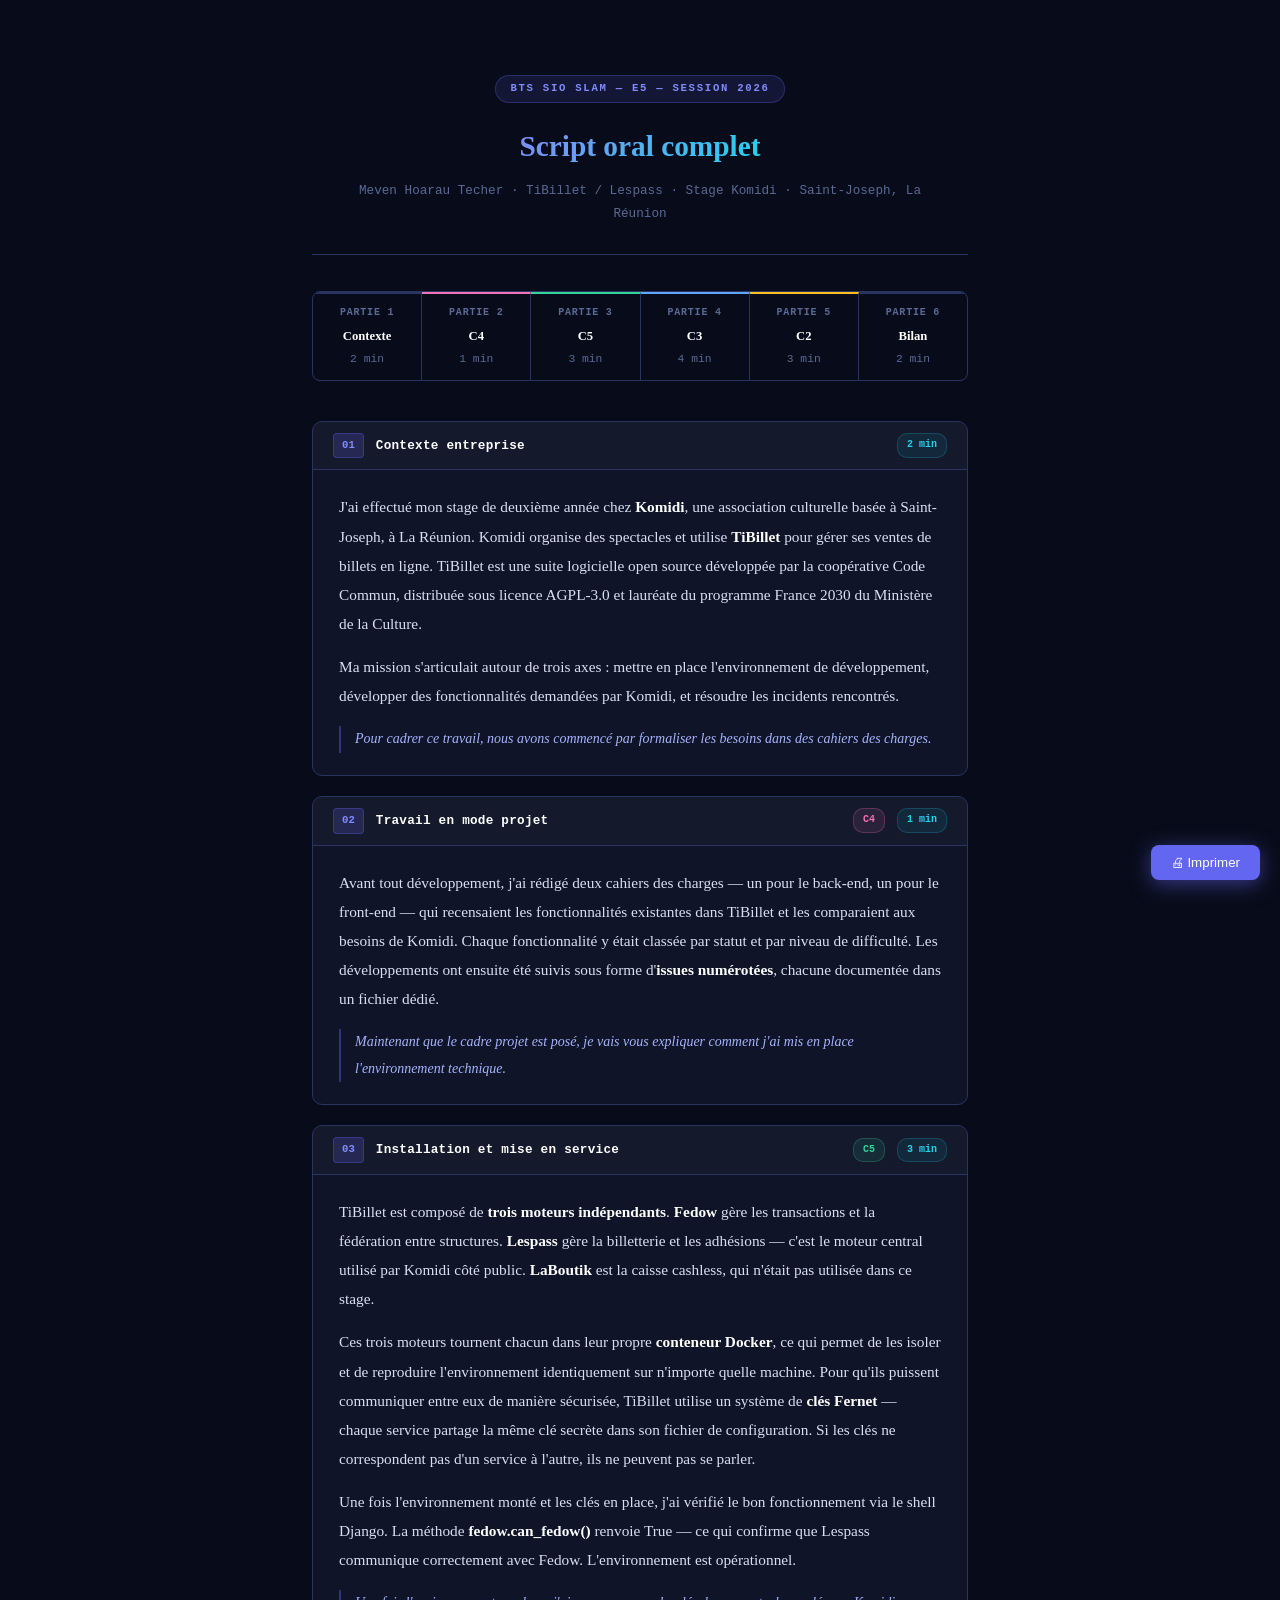
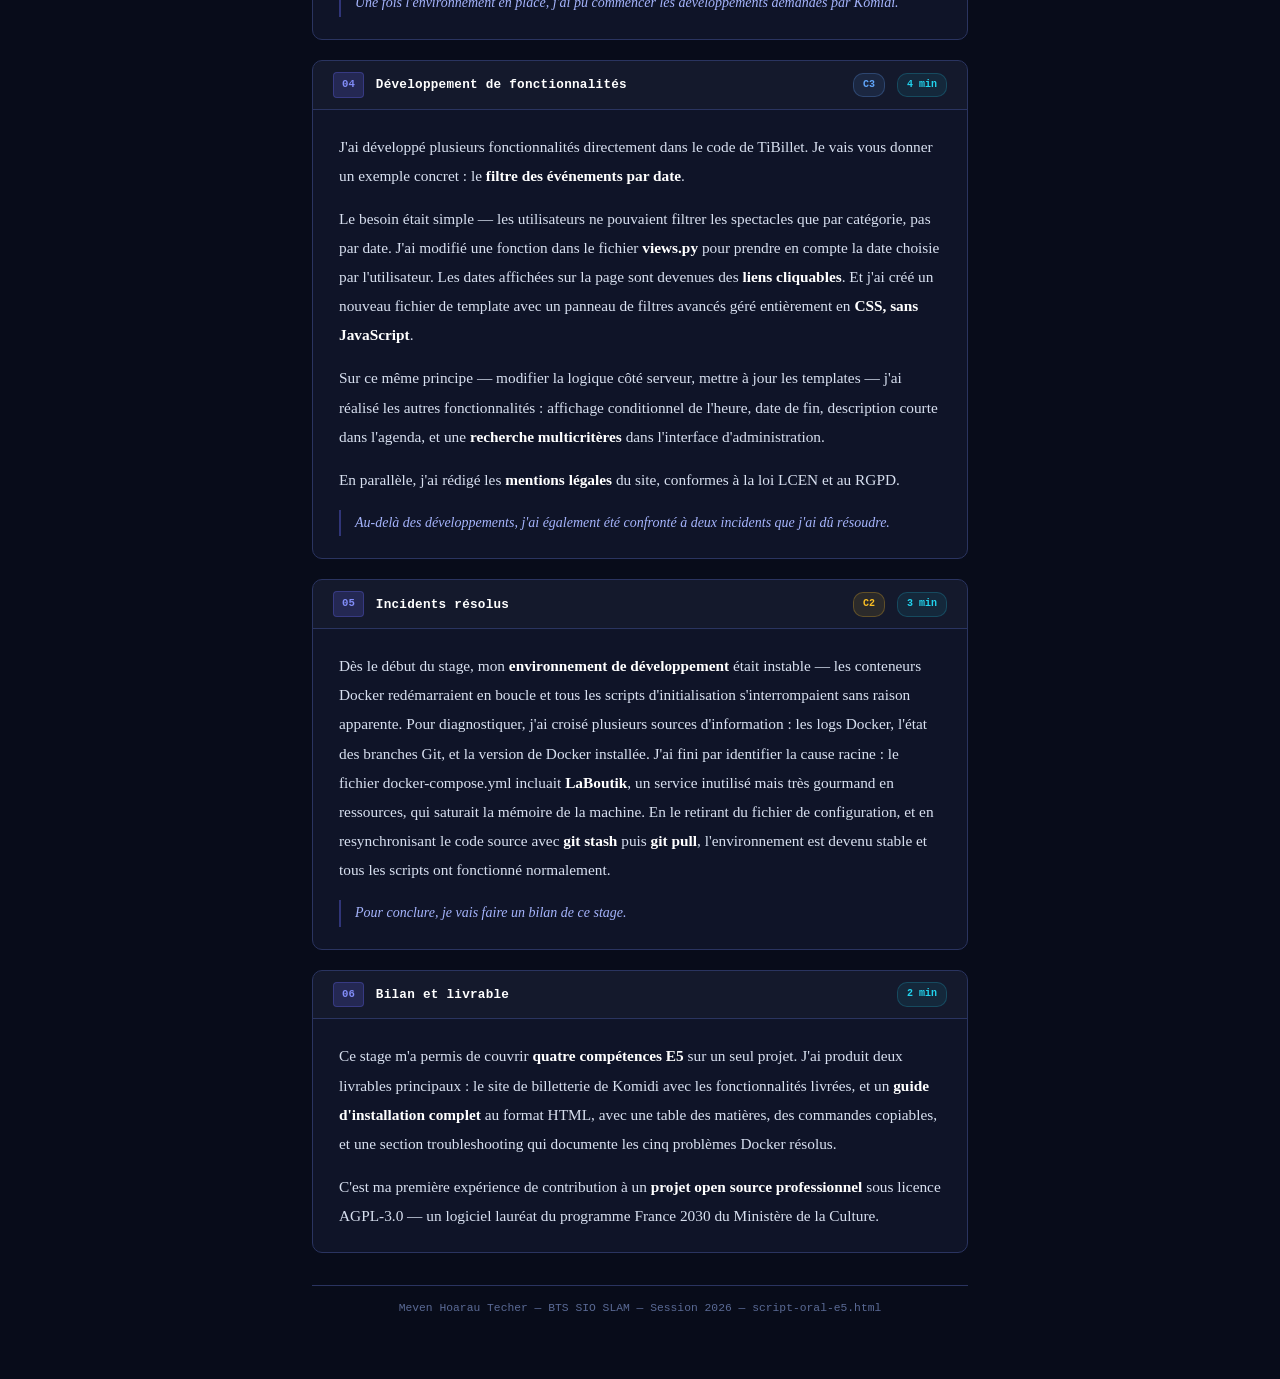
<file: docs/script-oral-e5.html>
<!DOCTYPE html>
<html lang="fr">
<head>
  <meta charset="UTF-8">
  <meta name="viewport" content="width=device-width, initial-scale=1.0">
  <title>Script oral E5 — TiBillet — Meven Hoarau Techer</title>
  <style>
    * { -webkit-print-color-adjust: exact !important; print-color-adjust: exact !important; box-sizing: border-box; margin: 0; padding: 0; }
    :root {
      --bg:     #080c1a;
      --bg2:    #0f1428;
      --bg3:    #151c35;
      --border: #2a3460;
      --text:   #d8e0f0;
      --muted:  #5a6a95;
      --accent: #6366f1;
      --a2:     #818cf8;
      --a3:     #a5b4fc;
      --cyan:   #22d3ee;
      --green:  #10b981;
      --g2:     #6ee7b7;
      --c2:     #fbbf24;
      --c3:     #60a5fa;
      --c4:     #f472b6;
      --c5:     #34d399;
    }
    @media print {
      .no-print { display: none !important; }
      .section { page-break-inside: avoid; }
      .section-break { page-break-before: always; }
      body { font-size: 10.5pt; background: #fff !important; color: #111 !important; }
      .label, .timing { color: #555 !important; }
      .body-text { color: #111 !important; }
      .transition { color: #6366f1 !important; }
      .section { border-color: #ccc !important; background: #fff !important; }
      .section-head { border-color: #ccc !important; background: #f5f5f5 !important; }
    }
    html { scroll-behavior: smooth; }
    body {
      font-family: 'Georgia', 'Times New Roman', serif;
      font-size: 11.5pt;
      line-height: 1.85;
      color: var(--text);
      background: var(--bg);
    }
    .page {
      max-width: 720px;
      margin: 0 auto;
      padding: 40px 32px 60px;
    }

    /* ── HEADER ── */
    .doc-header {
      text-align: center;
      padding: 32px 24px 28px;
      margin-bottom: 36px;
      border-bottom: 1px solid var(--border);
    }
    .doc-header .tag {
      font-family: 'Courier New', monospace;
      font-size: 8pt; font-weight: bold;
      letter-spacing: .16em; text-transform: uppercase;
      padding: 3px 14px; border-radius: 20px;
      background: rgba(99,102,241,.12);
      border: 1px solid rgba(99,102,241,.3);
      color: var(--a2); display: inline-block; margin-bottom: 16px;
    }
    .doc-header h1 {
      font-family: 'Georgia', serif;
      font-size: 22pt; color: #fff;
      font-weight: 700; margin-bottom: 6px;
    }
    .doc-header h1 span {
      background: linear-gradient(135deg, var(--a2), var(--cyan));
      -webkit-background-clip: text; -webkit-text-fill-color: transparent;
      background-clip: text;
    }
    .doc-header p { font-size: 9.5pt; color: var(--muted); font-family: 'Courier New', monospace; }

    /* ── TIMING OVERVIEW ── */
    .overview {
      display: flex; flex-wrap: wrap; gap: 0;
      border: 1px solid var(--border);
      border-radius: 8px; overflow: hidden;
      margin-bottom: 40px;
    }
    .ov-item {
      flex: 1; min-width: 80px;
      padding: 10px 12px;
      border-right: 1px solid var(--border);
      text-align: center;
    }
    .ov-item:last-child { border-right: none; }
    .ov-item .ov-num {
      font-family: 'Courier New', monospace;
      font-size: 7.5pt; font-weight: bold;
      letter-spacing: .08em; text-transform: uppercase;
      color: var(--muted); margin-bottom: 3px;
    }
    .ov-item .ov-comp { font-size: 9.5pt; color: #fff; font-weight: 600; }
    .ov-item .ov-time {
      font-family: 'Courier New', monospace;
      font-size: 8.5pt; color: var(--muted);
    }
    .ov-c2  { border-top: 2px solid var(--c2); }
    .ov-c3  { border-top: 2px solid var(--c3); }
    .ov-c4  { border-top: 2px solid var(--c4); }
    .ov-c5  { border-top: 2px solid var(--c5); }
    .ov-neu { border-top: 2px solid var(--border); }

    /* ── SECTION ── */
    .section {
      background: var(--bg2);
      border: 1px solid var(--border);
      border-radius: 10px;
      margin-bottom: 20px;
      overflow: hidden;
    }
    .section-head {
      display: flex; align-items: center; gap: 12px;
      padding: 11px 20px;
      background: rgba(255,255,255,.02);
      border-bottom: 1px solid var(--border);
    }
    .section-head .num {
      font-family: 'Courier New', monospace;
      font-size: 8pt; font-weight: bold;
      background: rgba(99,102,241,.2);
      color: var(--a2);
      border: 1px solid rgba(99,102,241,.3);
      padding: 2px 8px; border-radius: 4px;
      flex-shrink: 0;
    }
    .section-head .label {
      font-family: 'Courier New', monospace;
      font-size: 9.5pt; font-weight: bold;
      color: #fff; letter-spacing: .02em; flex: 1;
    }
    .section-head .badge {
      font-family: 'Courier New', monospace;
      font-size: 7.5pt; font-weight: bold;
      padding: 2px 9px; border-radius: 10px;
    }
    .bc2 { background: rgba(251,191,36,.1);  color: var(--c2);  border: 1px solid rgba(251,191,36,.25); }
    .bc3 { background: rgba(96,165,250,.1);  color: var(--c3);  border: 1px solid rgba(96,165,250,.25); }
    .bc4 { background: rgba(244,114,182,.1); color: var(--c4);  border: 1px solid rgba(244,114,182,.25); }
    .bc5 { background: rgba(52,211,153,.1);  color: var(--c5);  border: 1px solid rgba(52,211,153,.25); }
    .bt  { background: rgba(34,211,238,.08); color: var(--cyan); border: 1px solid rgba(34,211,238,.2); }

    /* ── BODY TEXT ── */
    .body-text {
      padding: 22px 26px;
      font-size: 11.5pt;
      line-height: 1.9;
      color: var(--text);
    }
    .body-text p { margin-bottom: 14px; }
    .body-text p:last-child { margin-bottom: 0; }

    /* ── TRANSITION PHRASE ── */
    .transition {
      display: block;
      margin: 16px 0 0;
      font-style: italic;
      color: var(--a3);
      font-size: 10.5pt;
      padding-left: 14px;
      border-left: 2px solid rgba(99,102,241,.4);
    }

    /* ── EMPHASIS ── */
    em {
      font-style: normal;
      color: #fff;
      font-weight: 600;
    }

    /* ── PRINT BTN ── */
    .print-btn {
      position: fixed; bottom: 20px; right: 20px;
      background: var(--accent); color: #fff;
      border: none; padding: 10px 20px; border-radius: 8px;
      font-size: 10pt; cursor: pointer; z-index: 999;
      box-shadow: 0 4px 20px rgba(99,102,241,.5);
      font-family: 'Segoe UI', sans-serif;
    }
    .print-btn:hover { background: #4338ca; }

    .footer {
      margin-top: 32px; padding-top: 12px;
      border-top: 1px solid var(--border);
      text-align: center; font-size: 8.5pt;
      color: var(--muted); font-family: 'Courier New', monospace;
    }
  </style>
</head>
<body>

<button class="print-btn no-print" onclick="window.print()">🖨 Imprimer</button>

<div class="page">

<!-- HEADER -->
<div class="doc-header">
  <div class="tag">BTS SIO SLAM — E5 — Session 2026</div>
  <h1><span>Script oral complet</span></h1>
  <p>Meven Hoarau Techer · TiBillet / Lespass · Stage Komidi · Saint-Joseph, La Réunion</p>
</div>

<!-- OVERVIEW TIMING -->
<div class="overview">
  <div class="ov-item ov-neu">
    <div class="ov-num">Partie 1</div>
    <div class="ov-comp">Contexte</div>
    <div class="ov-time">2 min</div>
  </div>
  <div class="ov-item ov-c4">
    <div class="ov-num">Partie 2</div>
    <div class="ov-comp">C4</div>
    <div class="ov-time">1 min</div>
  </div>
  <div class="ov-item ov-c5">
    <div class="ov-num">Partie 3</div>
    <div class="ov-comp">C5</div>
    <div class="ov-time">3 min</div>
  </div>
  <div class="ov-item ov-c3">
    <div class="ov-num">Partie 4</div>
    <div class="ov-comp">C3</div>
    <div class="ov-time">4 min</div>
  </div>
  <div class="ov-item ov-c2">
    <div class="ov-num">Partie 5</div>
    <div class="ov-comp">C2</div>
    <div class="ov-time">3 min</div>
  </div>
  <div class="ov-item ov-neu">
    <div class="ov-num">Partie 6</div>
    <div class="ov-comp">Bilan</div>
    <div class="ov-time">2 min</div>
  </div>
</div>


<!-- ══════════════════════════════
     PARTIE 1 — CONTEXTE
══════════════════════════════ -->
<div class="section">
  <div class="section-head">
    <span class="num">01</span>
    <span class="label">Contexte entreprise</span>
    <span class="badge bt">2 min</span>
  </div>
  <div class="body-text">
    <p>J'ai effectué mon stage de deuxième année chez <em>Komidi</em>, une association culturelle basée à Saint-Joseph, à La Réunion. Komidi organise des spectacles et utilise <em>TiBillet</em> pour gérer ses ventes de billets en ligne. TiBillet est une suite logicielle open source développée par la coopérative Code Commun, distribuée sous licence AGPL-3.0 et lauréate du programme France 2030 du Ministère de la Culture.</p>
    <p>Ma mission s'articulait autour de trois axes : mettre en place l'environnement de développement, développer des fonctionnalités demandées par Komidi, et résoudre les incidents rencontrés.</p>
    <span class="transition">Pour cadrer ce travail, nous avons commencé par formaliser les besoins dans des cahiers des charges.</span>
  </div>
</div>


<!-- ══════════════════════════════
     PARTIE 2 — C4
══════════════════════════════ -->
<div class="section">
  <div class="section-head">
    <span class="num">02</span>
    <span class="label">Travail en mode projet</span>
    <span class="badge bc4">C4</span>
    <span class="badge bt">1 min</span>
  </div>
  <div class="body-text">
    <p>Avant tout développement, j'ai rédigé deux cahiers des charges — un pour le back-end, un pour le front-end — qui recensaient les fonctionnalités existantes dans TiBillet et les comparaient aux besoins de Komidi. Chaque fonctionnalité y était classée par statut et par niveau de difficulté. Les développements ont ensuite été suivis sous forme d'<em>issues numérotées</em>, chacune documentée dans un fichier dédié.</p>
    <span class="transition">Maintenant que le cadre projet est posé, je vais vous expliquer comment j'ai mis en place l'environnement technique.</span>
  </div>
</div>


<!-- ══════════════════════════════
     PARTIE 3 — C5
══════════════════════════════ -->
<div class="section section-break">
  <div class="section-head">
    <span class="num">03</span>
    <span class="label">Installation et mise en service</span>
    <span class="badge bc5">C5</span>
    <span class="badge bt">3 min</span>
  </div>
  <div class="body-text">
    <p>TiBillet est composé de <em>trois moteurs indépendants</em>. <em>Fedow</em> gère les transactions et la fédération entre structures. <em>Lespass</em> gère la billetterie et les adhésions — c'est le moteur central utilisé par Komidi côté public. <em>LaBoutik</em> est la caisse cashless, qui n'était pas utilisée dans ce stage.</p>
    <p>Ces trois moteurs tournent chacun dans leur propre <em>conteneur Docker</em>, ce qui permet de les isoler et de reproduire l'environnement identiquement sur n'importe quelle machine. Pour qu'ils puissent communiquer entre eux de manière sécurisée, TiBillet utilise un système de <em>clés Fernet</em> — chaque service partage la même clé secrète dans son fichier de configuration. Si les clés ne correspondent pas d'un service à l'autre, ils ne peuvent pas se parler.</p>
    <p>Une fois l'environnement monté et les clés en place, j'ai vérifié le bon fonctionnement via le shell Django. La méthode <em>fedow.can_fedow()</em> renvoie True — ce qui confirme que Lespass communique correctement avec Fedow. L'environnement est opérationnel.</p>
    <span class="transition">Une fois l'environnement en place, j'ai pu commencer les développements demandés par Komidi.</span>
  </div>
</div>


<!-- ══════════════════════════════
     PARTIE 4 — C3
══════════════════════════════ -->
<div class="section">
  <div class="section-head">
    <span class="num">04</span>
    <span class="label">Développement de fonctionnalités</span>
    <span class="badge bc3">C3</span>
    <span class="badge bt">4 min</span>
  </div>
  <div class="body-text">
    <p>J'ai développé plusieurs fonctionnalités directement dans le code de TiBillet. Je vais vous donner un exemple concret : le <em>filtre des événements par date</em>.</p>
    <p>Le besoin était simple — les utilisateurs ne pouvaient filtrer les spectacles que par catégorie, pas par date. J'ai modifié une fonction dans le fichier <em>views.py</em> pour prendre en compte la date choisie par l'utilisateur. Les dates affichées sur la page sont devenues des <em>liens cliquables</em>. Et j'ai créé un nouveau fichier de template avec un panneau de filtres avancés géré entièrement en <em>CSS, sans JavaScript</em>.</p>
    <p>Sur ce même principe — modifier la logique côté serveur, mettre à jour les templates — j'ai réalisé les autres fonctionnalités : affichage conditionnel de l'heure, date de fin, description courte dans l'agenda, et une <em>recherche multicritères</em> dans l'interface d'administration.</p>
    <p>En parallèle, j'ai rédigé les <em>mentions légales</em> du site, conformes à la loi LCEN et au RGPD.</p>
    <span class="transition">Au-delà des développements, j'ai également été confronté à deux incidents que j'ai dû résoudre.</span>
  </div>
</div>


<!-- ══════════════════════════════
     PARTIE 5 — C2
══════════════════════════════ -->
<div class="section section-break">
  <div class="section-head">
    <span class="num">05</span>
    <span class="label">Incidents résolus</span>
    <span class="badge bc2">C2</span>
    <span class="badge bt">3 min</span>
  </div>
  <div class="body-text">
    <p>Dès le début du stage, mon <em>environnement de développement</em> était instable — les conteneurs Docker redémarraient en boucle et tous les scripts d'initialisation s'interrompaient sans raison apparente. Pour diagnostiquer, j'ai croisé plusieurs sources d'information : les logs Docker, l'état des branches Git, et la version de Docker installée. J'ai fini par identifier la cause racine : le fichier docker-compose.yml incluait <em>LaBoutik</em>, un service inutilisé mais très gourmand en ressources, qui saturait la mémoire de la machine. En le retirant du fichier de configuration, et en resynchronisant le code source avec <em>git stash</em> puis <em>git pull</em>, l'environnement est devenu stable et tous les scripts ont fonctionné normalement.</p>
    <span class="transition">Pour conclure, je vais faire un bilan de ce stage.</span>
  </div>
</div>


<!-- ══════════════════════════════
     PARTIE 6 — BILAN
══════════════════════════════ -->
<div class="section">
  <div class="section-head">
    <span class="num">06</span>
    <span class="label">Bilan et livrable</span>
    <span class="badge bt">2 min</span>
  </div>
  <div class="body-text">
    <p>Ce stage m'a permis de couvrir <em>quatre compétences E5</em> sur un seul projet. J'ai produit deux livrables principaux : le site de billetterie de Komidi avec les fonctionnalités livrées, et un <em>guide d'installation complet</em> au format HTML, avec une table des matières, des commandes copiables, et une section troubleshooting qui documente les cinq problèmes Docker résolus.</p>
    <p>C'est ma première expérience de contribution à un <em>projet open source professionnel</em> sous licence AGPL-3.0 — un logiciel lauréat du programme France 2030 du Ministère de la Culture.</p>
  </div>
</div>


<div class="footer">
  <p>Meven Hoarau Techer — BTS SIO SLAM — Session 2026 — script-oral-e5.html</p>
</div>

</div><!-- /page -->
</body>
</html>
</file>
<file: style.css>
/* ================================================================
   PORTFOLIO — MEVEN HOARAU TECHER
   Thème : Isométrique / Low-poly — v3 (final)
   ================================================================ */

/* ================================================================
   1. DESIGN TOKENS
   ================================================================ */
:root {
  --bg:          #0a0a0f;
  --surface:     #1e1b4b;
  --surface-2:   #13112e;
  --indigo:      #4f46e5;
  --indigo-lt:   #a5b4fc;
  --indigo-dim:  #3730a3;
  --text:        #e0e7ff;
  --text-muted:  #a5b4fc;
  --border:      rgba(99, 102, 241, 0.22);
  --border-glow: rgba(99, 102, 241, 0.5);

  /* Accent « torii » repris de Rivages des Morts */
  --torii:       #c8412e;   /* fonds de bouton (texte blanc : 5,1:1) */
  --torii-dim:   #a8392a;
  --torii-lt:    #f28b73;   /* texte sur fond sombre (7:1) */
  --torii-glow:  rgba(242, 139, 115, 0.35);

  --font-display: 'Playfair Display', Georgia, serif;
  --font-body:    'Inter', system-ui, sans-serif;
  --font-mono:    'JetBrains Mono', 'Cascadia Code', 'Fira Code', monospace;

  --ease-out:  cubic-bezier(.22, 1, .36, 1);
  --ease-in:   cubic-bezier(.64, 0, .78, 0);

  --nav-h: 64px;

  /* ── Tokens étendus (issus du Design System Claude) ───────────── */
  /* Nuances indigo complémentaires */
  --indigo-400: #818cf8;   /* particules, accent médian */
  --indigo-900: #312e81;   /* face sombre des cubes iso */

  /* Ombres — toujours teintées indigo (sauf modal) */
  --shadow-card-hover: 0 16px 48px rgba(79, 70, 229, 0.20);
  --shadow-card-lg:    0 20px 48px rgba(79, 70, 229, 0.22);
  --shadow-btn:        0 8px 24px rgba(79, 70, 229, 0.40);
  --shadow-modal:      0 8px 32px rgba(0, 0, 0, 0.40);

  /* Échelle typographique */
  --text-hero:    clamp(2.8rem, 6vw, 5rem);
  --text-h1:      clamp(2rem, 5vw, 3.2rem);
  --text-body:    clamp(15px, 1.6vw, 17px);
  --text-mono-sm: 0.8rem;
  --text-mono-xs: 0.75rem;

  /* Graisses */
  --fw-light: 300;  --fw-regular: 400;  --fw-medium: 500;
  --fw-semibold: 600;  --fw-bold: 700;  --fw-black: 900;

  /* Interlignage & interlettrage */
  --leading-tight: 1.05;  --leading-snug: 1.2;  --leading-normal: 1.7;
  --tracking-wide: 0.05em;  --tracking-wider: 0.1em;  --tracking-widest: 0.2em;

  /* Rayons de bordure */
  --radius-sm:  3px;   --radius-md:  4px;   --radius-lg:  6px;
  --radius-xl:  12px;  --radius-2xl: 14px;  --radius-3xl: 16px;  --radius-4xl: 18px;
  --radius-full: 9999px;

  /* Couleurs d'accent par projet (faces de cubes iso) */
  --color-project-indigo-a: #6366f1;  --color-project-indigo-b: #4f46e5;
  --color-project-violet-a: #a78bfa;  --color-project-violet-b: #7c3aed;
  --color-project-cyan-a:   #67e8f9;  --color-project-cyan-b:   #0891b2;
  --color-project-pink-a:   #f9a8d4;  --color-project-pink-b:   #db2777;
  --color-project-green-a:  #34d399;  --color-project-green-b:  #059669;
}

/* ================================================================
   2. RESET & BASE
   ================================================================ */
*, *::before, *::after { box-sizing: border-box; margin: 0; padding: 0; }

html { scroll-behavior: smooth; }

body {
  background: var(--bg);
  color: var(--text);
  font-family: var(--font-body);
  font-size: clamp(15px, 1.6vw, 17px);
  line-height: 1.7;
  overflow-x: hidden;
}
@media (hover: hover) and (pointer: fine) {
  body, .btn-fiche, .rgpd-close { cursor: none; }
}
@media (hover: none), (pointer: coarse) {
  .cursor, .cursor-halo { display: none; }
}

a { color: var(--indigo-lt); text-decoration: none; transition: opacity .2s; }
a:hover { opacity: .75; }

/* ================================================================
   3. CANVAS & AMBIENT
   ================================================================ */
#canvas-bg {
  position: fixed;
  inset: 0;
  pointer-events: none;
  z-index: 0;
}

.ambient-light {
  position: fixed;
  inset: 0;
  pointer-events: none;
  z-index: 0;
  background: radial-gradient(ellipse 70% 60% at 50% 10%, rgba(79,70,229,.12) 0%, transparent 70%);
  transition: background 1s ease;
}

/* ================================================================
   4. CURSEUR PERSONNALISÉ
   ================================================================ */
.cursor {
  position: fixed;
  width: 10px;
  height: 10px;
  background: var(--indigo-lt);
  clip-path: polygon(50% 0%, 100% 50%, 50% 100%, 0% 50%);
  pointer-events: none;
  z-index: 9999;
  transform: translate(-50%, -50%);
  transition: transform .1s var(--ease-out), opacity .2s;
}

.cursor-halo {
  position: fixed;
  width: 36px;
  height: 36px;
  border: 1.5px solid rgba(165, 180, 252, 0.4);
  border-radius: 50%;
  pointer-events: none;
  z-index: 9998;
  transform: translate(-50%, -50%);
}

body:hover .cursor { opacity: 1; }

/* ================================================================
   5. BARRE DE PROGRESSION
   ================================================================ */
.progress-bar {
  position: fixed;
  top: 0;
  left: 0;
  height: 2px;
  width: 0%;
  background: linear-gradient(90deg, var(--indigo), var(--indigo-lt));
  z-index: 1000;
  transition: width .1s linear;
}

/* ================================================================
   6. NAVIGATION PRINCIPALE
   ================================================================ */
.nav {
  position: fixed;
  top: 0;
  left: 0;
  right: 0;
  height: var(--nav-h);
  display: flex;
  align-items: center;
  justify-content: space-between;
  padding: 0 clamp(1.5rem, 5vw, 4rem);
  z-index: 100;
  backdrop-filter: blur(12px);
  -webkit-backdrop-filter: blur(12px);
  background: rgba(10, 10, 15, 0.7);
  border-bottom: 1px solid var(--border);
  transition: background .3s, border-color .3s;
}

.nav.scrolled {
  background: rgba(10, 10, 15, 0.92);
  border-color: var(--border-glow);
}

.nav-logo {
  display: flex;
  align-items: center;
  gap: .55rem;
  color: var(--text);
}
.nav-logo:hover { opacity: 1; }

.nav-logo-gem {
  width: 30px;
  height: 30px;
  flex: 0 0 auto;
  display: block;
}
.nav-logo-gem svg {
  width: 100%;
  height: 100%;
  overflow: visible;       /* la gemme peut flotter/sortir du cadre */
  cursor: none;
}

.nav-logo-text {
  font-family: var(--font-mono);
  font-size: 1.1rem;
  font-weight: var(--fw-bold);
  letter-spacing: 1px;
}
.nav-logo-text span { color: var(--indigo-400); }

.nav-links {
  display: flex;
  gap: 2rem;
  list-style: none;
}

.nav-links a {
  font-family: var(--font-mono);
  font-size: .75rem;
  color: var(--text-muted);
  letter-spacing: .05em;
  text-transform: lowercase;
  transition: color .2s;
}
.nav-links a:hover { color: var(--text); opacity: 1; }

.nav-link-highlight {
  color: var(--indigo-lt) !important;
  border: 1px solid var(--border);
  padding: .2rem .6rem;
  border-radius: 4px;
}

/* ================================================================
   7. DOT-NAV (droite)
   ================================================================ */
.dot-nav {
  position: fixed;
  right: 1.5rem;
  top: 50%;
  transform: translateY(-50%);
  display: flex;
  flex-direction: column;
  gap: .75rem;
  z-index: 90;
}

.dot-nav-item {
  position: relative;
  display: flex;
  align-items: center;
  justify-content: flex-end;
}

.dot-nav-item .dot {
  display: block;
  width: 7px;
  height: 7px;
  border-radius: 50%;
  background: rgba(165, 180, 252, 0.3);
  border: 1px solid rgba(165, 180, 252, 0.4);
  transition: background .3s, transform .3s;
}

.dot-nav-item.active .dot,
.dot-nav-item:hover .dot {
  background: var(--indigo-lt);
  transform: scale(1.4);
}

.dot-nav-item::before {
  content: attr(data-label);
  font-family: var(--font-mono);
  font-size: .65rem;
  color: var(--text-muted);
  white-space: nowrap;
  margin-right: .6rem;
  opacity: 0;
  transform: translateX(4px);
  transition: opacity .2s, transform .2s;
  pointer-events: none;
}
.dot-nav-item:hover::before {
  opacity: 1;
  transform: translateX(0);
}

/* ================================================================
   8. SECTION BASE & CHAPITRE
   ================================================================ */
.section {
  position: relative;
  z-index: 1;
  max-width: 1200px;
  margin: 0 auto;
  padding: clamp(4rem, 10vw, 8rem) clamp(1.5rem, 5vw, 4rem);
}

.chapter-eyebrow {
  font-family: var(--font-mono);
  font-size: .7rem;
  letter-spacing: .2em;
  text-transform: uppercase;
  color: var(--indigo-400);
  margin-bottom: 1rem;
}

.section-title {
  font-family: var(--font-display);
  font-size: clamp(2rem, 5vw, 3.2rem);
  font-weight: 700;
  color: var(--text);
  margin-bottom: 1.5rem;
  line-height: 1.2;
}

.section-intro {
  color: var(--text-muted);
  max-width: 55ch;
  margin-bottom: 3rem;
  font-size: 1rem;
}

.section-intro-link {
  display: inline-block;
  margin-top: .5rem;
  color: var(--indigo-lt);
  font-family: var(--font-mono);
  font-size: .8rem;
}

/* ================================================================
   9. FADE-IN (IntersectionObserver)
   ================================================================ */
.fade-in {
  opacity: 0;
  transform: translateY(28px);
  transition: opacity .7s var(--ease-out), transform .7s var(--ease-out);
}
.fade-in.visible {
  opacity: 1;
  transform: none;
}
.fade-in[data-delay="1"] { transition-delay: .1s; }
.fade-in[data-delay="2"] { transition-delay: .2s; }
.fade-in[data-delay="3"] { transition-delay: .3s; }
.fade-in[data-delay="4"] { transition-delay: .4s; }
.fade-in[data-delay="5"] { transition-delay: .5s; }

/* ================================================================
   10. HERO
   ================================================================ */
.hero {
  position: relative;
  z-index: 1;
  min-height: 100svh;
  display: grid;
  grid-template-columns: 1fr 1fr;
  align-items: center;
  gap: 2rem;
  max-width: 1200px;
  margin: 0 auto;
  padding: calc(var(--nav-h) + 2rem) clamp(1.5rem, 5vw, 4rem) 4rem;
}

.hero-iso { display: flex; align-items: center; justify-content: center; }

.iso-svg {
  width: 100%;
  max-width: 560px;
  filter: drop-shadow(0 0 40px rgba(99,102,241,.3));
}

/* SVG animations */
.iso-center-cube { animation: float 5s ease-in-out infinite; }
.iso-cube        { animation: float 5s ease-in-out infinite; }
.sat-java        { animation: float 5.3s ease-in-out infinite .3s; }
.sat-python      { animation: float 4.8s ease-in-out infinite .6s; }
.sat-docker      { animation: float 5.1s ease-in-out infinite .9s; }
.sat-sql         { animation: float 4.6s ease-in-out infinite 1.2s; }
.sat-git         { animation: float 5.4s ease-in-out infinite 1.5s; }
.sat-js          { animation: float 4.9s ease-in-out infinite 1.8s; }
.sat-html        { animation: float 5.2s ease-in-out infinite 2.1s; }

@keyframes float {
  0%, 100% { transform: translateY(0); }
  50%       { transform: translateY(-8px); }
}

.dash-line { animation: dash 3s linear infinite; }
@keyframes dash {
  to { stroke-dashoffset: -20; }
}

.hero-content { display: flex; flex-direction: column; gap: 1.25rem; }

.hero-badge {
  font-family: var(--font-mono);
  font-size: .7rem;
  letter-spacing: .2em;
  color: var(--indigo-400);
  text-transform: uppercase;
}

.hero-name {
  font-family: var(--font-display);
  font-size: clamp(2.8rem, 6vw, 5rem);
  font-weight: 900;
  line-height: 1.05;
  color: var(--text);
}
.hero-name span { color: var(--indigo-lt); }

.hero-sub {
  font-family: var(--font-mono);
  font-size: .8rem;
  color: var(--text-muted);
  letter-spacing: .05em;
}

.hero-desc {
  color: var(--text-muted);
  max-width: 42ch;
  font-size: .95rem;
}

.hero-actions {
  display: flex;
  gap: 1rem;
  flex-wrap: wrap;
  margin-top: .5rem;
}

.btn-primary {
  font-family: var(--font-mono);
  font-size: .8rem;
  padding: .7rem 1.5rem;
  background: var(--indigo);
  color: #fff;
  border-radius: 6px;
  transition: background .2s, transform .2s, box-shadow .2s;
  letter-spacing: .05em;
}
.btn-primary:hover {
  background: var(--indigo-dim);
  transform: translateY(-2px);
  box-shadow: 0 8px 24px rgba(79,70,229,.4);
  opacity: 1;
}

.btn-secondary {
  font-family: var(--font-mono);
  font-size: .8rem;
  padding: .7rem 1.5rem;
  border: 1px solid var(--border-glow);
  color: var(--indigo-lt);
  border-radius: 6px;
  transition: border-color .2s, transform .2s, background .2s;
  letter-spacing: .05em;
}
.btn-secondary:hover {
  border-color: var(--indigo-lt);
  background: rgba(99,102,241,.1);
  transform: translateY(-2px);
  opacity: 1;
}

.hero-scroll-hint {
  display: flex;
  align-items: center;
  gap: .6rem;
  margin-top: 1.5rem;
  opacity: .4;
}
.scroll-line {
  display: block;
  width: 32px;
  height: 1px;
  background: var(--indigo-lt);
  animation: pulse-line 2s ease-in-out infinite;
}
.scroll-text {
  font-family: var(--font-mono);
  font-size: .65rem;
  letter-spacing: .15em;
  color: var(--text-muted);
}
@keyframes pulse-line {
  0%, 100% { transform: scaleX(1); opacity: .6; }
  50%       { transform: scaleX(1.4); opacity: 1; }
}

/* ================================================================
   11. PRÉSENTATION
   ================================================================ */
.presentation-layout {
  display: grid;
  grid-template-columns: 1fr 1fr;
  gap: 4rem;
  align-items: start;
}

.bio-text {
  color: var(--text-muted);
  font-size: 1rem;
  line-height: 1.8;
  margin-bottom: 2rem;
}
.bio-text strong { color: var(--text); }

/* Langues */
.lang-badges { display: flex; flex-direction: column; gap: 1rem; }
.lang-badge { display: flex; flex-direction: column; gap: .3rem; }
.lang-name { font-family: var(--font-mono); font-size: .8rem; color: var(--text); }
.lang-level { font-size: .75rem; color: var(--text-muted); }
.lang-bar {
  height: 3px;
  background: rgba(99,102,241,.15);
  border-radius: 2px;
  overflow: hidden;
}
.lang-fill {
  height: 100%;
  width: var(--w, 0%);
  background: linear-gradient(90deg, var(--indigo), var(--indigo-lt));
  border-radius: 2px;
  transition: width 1s var(--ease-out) .5s;
}

/* Timeline */
.timeline-title {
  font-family: var(--font-display);
  font-size: 1.2rem;
  margin-bottom: 2rem;
  color: var(--text);
}

.timeline {
  list-style: none;
  position: relative;
  padding-left: 1.5rem;
}
.timeline::before {
  content: '';
  position: absolute;
  left: 5px;
  top: 0;
  bottom: 0;
  width: 1px;
  background: var(--border);
}

.timeline-item {
  position: relative;
  padding-bottom: 2rem;
  padding-left: 1rem;
}
.timeline-item:last-child { padding-bottom: 0; }

.tl-marker {
  position: absolute;
  left: -1.45rem;
  top: .4rem;
  width: 9px;
  height: 9px;
  background: var(--indigo);
  clip-path: polygon(50% 0%, 100% 50%, 50% 100%, 0% 50%);
  transition: transform .2s;
}
.timeline-item:hover .tl-marker { transform: scale(1.4); }
.timeline-item--future .tl-marker { background: transparent; border: 1px solid var(--indigo); clip-path: none; border-radius: 50%; }

.tl-date {
  font-family: var(--font-mono);
  font-size: .7rem;
  color: var(--indigo-400);
  letter-spacing: .05em;
  display: block;
  margin-bottom: .2rem;
}
.tl-content h4 {
  font-size: .95rem;
  font-weight: 600;
  color: var(--text);
  margin-bottom: .15rem;
}
.tl-content p { font-size: .85rem; color: var(--text-muted); }
.timeline-item--future .tl-content h4,
.timeline-item--future .tl-content p { opacity: .6; }

/* ================================================================
   12. STAGES
   ================================================================ */
.stages-grid {
  display: grid;
  grid-template-columns: 1fr 1fr;
  gap: 2rem;
}

.stage-card {
  background: var(--surface-2);
  border: 1px solid var(--border);
  border-radius: 16px;
  overflow: hidden;
  transition: border-color .3s, transform .3s, box-shadow .3s;
}
.stage-card:hover {
  border-color: var(--border-glow);
  transform: translateY(-4px);
  box-shadow: 0 16px 48px rgba(79,70,229,.2);
}
.stage-card--accent { border-color: rgba(99,102,241,.4); }

.stage-card-header {
  display: flex;
  gap: 1.2rem;
  align-items: flex-start;
  padding: 1.5rem 1.5rem 1.2rem;
  background: rgba(99,102,241,.06);
  border-bottom: 1px solid var(--border);
}

.stage-number {
  font-family: var(--font-mono);
  font-size: 2rem;
  font-weight: 700;
  color: var(--border-glow);
  line-height: 1;
  min-width: 2rem;
}

.stage-company {
  font-family: var(--font-display);
  font-size: 1.3rem;
  color: var(--text);
  margin-bottom: .3rem;
}
.stage-period {
  font-family: var(--font-mono);
  font-size: .72rem;
  color: var(--indigo-lt);
  margin-bottom: .2rem;
}
.stage-location { font-size: .8rem; color: var(--text-muted); }

.stage-card-body { padding: 1.5rem; }

.stage-mission h4 {
  font-family: var(--font-mono);
  font-size: .72rem;
  text-transform: uppercase;
  letter-spacing: .1em;
  color: var(--indigo-400);
  margin-bottom: .4rem;
}
.stage-mission p { font-size: .9rem; color: var(--text-muted); margin-bottom: 1rem; }
.stage-mission strong { color: var(--text); }

.stage-tasks {
  list-style: none;
  margin-bottom: 1.2rem;
}
.stage-tasks li {
  font-size: .83rem;
  color: var(--text-muted);
  padding: .3rem 0;
  padding-left: 1.2rem;
  position: relative;
}
.stage-tasks li::before {
  content: '›';
  position: absolute;
  left: 0;
  color: var(--indigo-400);
}

.stage-tags {
  display: flex;
  flex-wrap: wrap;
  gap: .4rem;
  margin-bottom: 1rem;
}
.stage-tags span {
  font-family: var(--font-mono);
  font-size: .68rem;
  padding: .2rem .6rem;
  background: rgba(99,102,241,.12);
  border: 1px solid var(--border);
  border-radius: 4px;
  color: var(--indigo-lt);
}

.stage-comp { display: flex; gap: .4rem; }

/* ================================================================
   13. PROJETS
   ================================================================ */
.projects-grid {
  display: grid;
  grid-template-columns: repeat(auto-fill, minmax(320px, 1fr));
  gap: 1.5rem;
}

.iso-block-card {
  background: var(--surface-2);
  border: 1px solid var(--border);
  border-radius: 14px;
  overflow: hidden;
  transition: border-color .3s, transform .35s var(--ease-out), box-shadow .35s;
  display: flex;
  flex-direction: column;
}
.iso-block-card:hover {
  border-color: var(--border-glow);
  transform: translateY(-6px);
  box-shadow: 0 20px 48px rgba(79,70,229,.22);
}

/* Cube CSS isométrique */
.iso-block {
  position: relative;
  height: 64px;
  margin: 1.5rem 1.5rem .5rem;
  perspective: 200px;
}
.iso-face {
  position: absolute;
  width: 36px;
  height: 36px;
}
.iso-face-top {
  background: linear-gradient(135deg, var(--top-a, #6366f1), var(--top-b, #4f46e5));
  clip-path: polygon(50% 0%, 100% 50%, 50% 100%, 0% 50%);
  top: 0; left: 50%; transform: translateX(-50%);
  animation: float 4s ease-in-out infinite;
}
.iso-face-left {
  background: linear-gradient(135deg, var(--left-a, #312e81), var(--left-b, #1e1b4b));
  clip-path: polygon(0 0, 50% 50%, 50% 100%, 0 50%);
  top: 18px; left: calc(50% - 18px);
  animation: float 4s ease-in-out infinite .3s;
}
.iso-face-right {
  background: linear-gradient(135deg, var(--right-a, #3730a3), var(--right-b, #4338ca));
  clip-path: polygon(50% 0%, 100% 0%, 100% 50%, 50% 100%);
  top: 18px; left: 50%;
  animation: float 4s ease-in-out infinite .6s;
}

.card-body { padding: .5rem 1.5rem 1.5rem; display: flex; flex-direction: column; flex: 1; gap: .6rem; }

.card-meta {
  display: flex;
  justify-content: space-between;
  align-items: center;
}
.card-type {
  font-family: var(--font-mono);
  font-size: .65rem;
  color: var(--text-muted);
}

.card-comp-badges { display: flex; gap: .3rem; }

.comp-badge {
  font-family: var(--font-mono);
  font-size: .6rem;
  padding: .15rem .45rem;
  background: rgba(99,102,241,.18);
  border: 1px solid var(--border);
  border-radius: 3px;
  color: var(--indigo-lt);
}

.project-name {
  font-family: var(--font-display);
  font-size: 1.3rem;
  color: var(--text);
}

.project-desc { font-size: .85rem; color: var(--text-muted); flex: 1; }

.project-tags {
  display: flex;
  flex-wrap: wrap;
  gap: .4rem;
  list-style: none;
}
.project-tags li {
  font-family: var(--font-mono);
  font-size: .65rem;
  padding: .2rem .55rem;
  background: rgba(99,102,241,.1);
  border: 1px solid var(--border);
  border-radius: 3px;
  color: var(--text-muted);
}

.card-actions {
  display: flex;
  gap: .8rem;
  align-items: center;
  flex-wrap: wrap;
  margin-top: .4rem;
}
.project-link {
  font-family: var(--font-mono);
  font-size: .72rem;
  color: var(--indigo-lt);
}
.btn-fiche {
  font-family: var(--font-mono);
  font-size: .72rem;
  padding: .35rem .8rem;
  background: transparent;
  border: 1px solid var(--border-glow);
  color: var(--indigo-lt);
  border-radius: 4px;
  transition: background .2s, border-color .2s;
}
.btn-fiche:hover {
  background: rgba(99,102,241,.15);
  border-color: var(--indigo-lt);
}

/* ================================================================
   14. RECHERCHE D'ALTERNANCE
   ================================================================ */
.hero-availability {
  display: flex;
  align-items: baseline;
  gap: .6rem;
  max-width: 46ch;
  padding: .85rem 1.1rem;
  font-size: .87rem;
  line-height: 1.55;
  color: var(--text-muted);
  background: rgba(52,211,153,.07);
  border: 1px solid rgba(52,211,153,.28);
  border-radius: 10px;
}
.hero-availability strong { color: #34d399; font-weight: 600; }

.avail-dot {
  flex: none;
  width: .5rem;
  height: .5rem;
  border-radius: 50%;
  background: #34d399;
  box-shadow: 0 0 0 0 rgba(52,211,153,.55);
  animation: avail-pulse 2.4s ease-out infinite;
  transform: translateY(-.1rem);
}
@keyframes avail-pulse {
  0%   { box-shadow: 0 0 0 0 rgba(52,211,153,.55); }
  70%  { box-shadow: 0 0 0 .5rem rgba(52,211,153,0); }
  100% { box-shadow: 0 0 0 0 rgba(52,211,153,0); }
}
@media (prefers-reduced-motion: reduce) {
  .avail-dot { animation: none; }
}

.nav-cta {
  color: #34d399 !important;
  border: 1px solid rgba(52,211,153,.35);
  padding: .2rem .6rem;
  border-radius: 4px;
  transition: background-color .2s, border-color .2s;
}
.nav-cta:hover {
  background: rgba(52,211,153,.12);
  border-color: rgba(52,211,153,.6);
}

.persp-block--primary {
  border-color: rgba(52,211,153,.3);
  background: linear-gradient(135deg, rgba(52,211,153,.07), var(--surface-2) 60%);
}
.persp-block--primary .persp-icon { color: #34d399; }
.persp-block--primary strong { color: #34d399; }

/* ================================================================
   15. VEILLE
   ================================================================ */
.veille-preview {
  display: flex;
  gap: 3rem;
  margin-bottom: 2.5rem;
  flex-wrap: wrap;
}
.veille-stat {
  display: flex;
  flex-direction: column;
  gap: .3rem;
}
.veille-number {
  font-family: var(--font-display);
  font-size: 3rem;
  font-weight: 700;
  color: var(--indigo-lt);
  line-height: 1;
}
.veille-label {
  font-family: var(--font-mono);
  font-size: .72rem;
  color: var(--text-muted);
  letter-spacing: .05em;
}

.veille-axes {
  display: flex;
  flex-direction: column;
  gap: .7rem;
  margin-bottom: 2.5rem;
}
.veille-axe {
  display: flex;
  align-items: center;
  gap: .75rem;
  font-size: .9rem;
  color: var(--text-muted);
}
.veille-axe-icon { color: var(--indigo-400); font-size: .8rem; }

.veille-cta { }

/* ================================================================
   16. PERSPECTIVES
   ================================================================ */
.perspectives-layout {
  display: flex;
  flex-direction: column;
  gap: 2rem;
}

.persp-block {
  display: flex;
  gap: 1.5rem;
  align-items: flex-start;
  padding: 2rem;
  background: var(--surface-2);
  border: 1px solid var(--border);
  border-radius: 14px;
  transition: border-color .3s, transform .3s;
}
.persp-block:hover {
  border-color: var(--border-glow);
  transform: translateX(6px);
}

.persp-icon {
  font-size: 1.5rem;
  color: var(--indigo-400);
  min-width: 2rem;
  margin-top: .1rem;
}

.persp-content h3 {
  font-family: var(--font-display);
  font-size: 1.2rem;
  color: var(--text);
  margin-bottom: .5rem;
}
.persp-content p { font-size: .9rem; color: var(--text-muted); }
.persp-content strong { color: var(--text); }

/* ================================================================
   17. DOCUMENTS
   ================================================================ */
.docs-grid {
  display: grid;
  grid-template-columns: repeat(auto-fill, minmax(280px, 1fr));
  gap: 1.2rem;
  margin-bottom: 3rem;
}

.doc-card {
  display: flex;
  align-items: center;
  gap: 1.2rem;
  padding: 1.2rem 1.5rem;
  background: var(--surface-2);
  border: 1px solid var(--border);
  border-radius: 12px;
  color: var(--text);
  transition: border-color .3s, transform .3s, box-shadow .3s;
}
.doc-card:hover {
  border-color: var(--border-glow);
  transform: translateY(-4px);
  box-shadow: 0 12px 32px rgba(79,70,229,.2);
  opacity: 1;
}

.doc-icon {
  font-size: 1.4rem;
  color: var(--indigo-lt);
  min-width: 1.5rem;
  text-align: center;
}

.doc-info h4 { font-size: .9rem; font-weight: 600; margin-bottom: .2rem; }
.doc-info p  { font-size: .78rem; color: var(--text-muted); }

.doc-format {
  font-family: var(--font-mono);
  font-size: .6rem;
  color: var(--indigo-400);
  border: 1px solid var(--border);
  padding: .15rem .4rem;
  border-radius: 3px;
  margin-left: auto;
  white-space: nowrap;
}

/* PIX block */
.results-block {
  margin-bottom: 1.5rem;
  padding: 1.8rem;
  background: var(--surface-2);
  border: 1px solid rgba(99,102,241,.4);
  border-radius: 14px;
}
.results-header {
  display: flex;
  align-items: center;
  gap: 1rem;
  flex-wrap: wrap;
  margin-bottom: 1.4rem;
}
.results-icon { font-size: 1.8rem; color: var(--indigo-lt); }
.results-title { flex: 1 1 14rem; }
.results-title h4 { font-size: 1rem; font-weight: 600; }
.results-sub {
  font-family: var(--font-mono);
  font-size: .72rem;
  color: var(--text-muted);
}
.results-avg { display: flex; flex-direction: column; align-items: flex-end; }
.results-avg-num {
  font-family: var(--font-display);
  font-size: 2rem;
  font-weight: 700;
  line-height: 1;
  color: var(--indigo-lt);
}
.results-avg-num span { font-size: .9rem; opacity: .55; }
.results-avg-label {
  font-family: var(--font-mono);
  font-size: .65rem;
  color: var(--text-muted);
  letter-spacing: .05em;
}

.results-grid {
  display: grid;
  grid-template-columns: repeat(auto-fit, minmax(270px, 1fr));
  gap: .5rem 1.5rem;
  list-style: none;
}
.res-row {
  display: flex;
  align-items: baseline;
  justify-content: space-between;
  gap: .75rem;
  padding: .5rem 0;
  border-bottom: 1px solid var(--border);
}
.res-label { font-size: .84rem; color: var(--text-muted); }
.res-note {
  flex: none;
  font-family: var(--font-mono);
  font-size: .95rem;
  font-weight: 700;
  color: var(--text);
}
.res-note span { font-size: .7rem; font-weight: 400; opacity: .5; }
.res-row--hi .res-label { color: var(--text); }
.res-row--hi .res-note { color: #34d399; }

.results-note {
  margin-top: 1.1rem;
  font-size: .76rem;
  line-height: 1.6;
  color: var(--text-muted);
  opacity: .8;
}

.pix-block {
  background: var(--surface-2);
  border: 1px solid rgba(99,102,241,.4);
  border-radius: 14px;
  padding: 1.8rem;
}
.pix-header {
  display: flex;
  align-items: center;
  gap: 1rem;
  margin-bottom: 1.2rem;
}
.pix-icon {
  font-size: 1.8rem;
  color: var(--indigo-lt);
}
.pix-header h4 { font-size: 1rem; font-weight: 600; }
.pix-sub { font-family: var(--font-mono); font-size: .72rem; color: var(--text-muted); }

.pix-score { display: flex; flex-direction: column; gap: .8rem; }
.pix-bar-wrap {
  height: 8px;
  background: rgba(99,102,241,.1);
  border-radius: 4px;
  overflow: hidden;
}
.pix-bar {
  height: 100%;
  width: var(--score, 0%);
  background: linear-gradient(90deg, var(--indigo), var(--indigo-lt));
  border-radius: 4px;
  transition: width 1.2s var(--ease-out) .6s;
}
.pix-details {
  display: flex;
  justify-content: space-between;
  align-items: center;
}
.pix-num {
  font-family: var(--font-mono);
  font-size: 1.1rem;
  color: var(--indigo-lt);
}
.pix-level {
  font-family: var(--font-mono);
  font-size: .72rem;
  color: var(--text-muted);
  padding: .2rem .6rem;
  border: 1px solid var(--border);
  border-radius: 4px;
}

/* ================================================================
   18. CONTACT
   ================================================================ */
.contact-grid {
  list-style: none;
  display: grid;
  grid-template-columns: repeat(auto-fill, minmax(240px, 1fr));
  gap: 1.2rem;
}

.contact-card {
  display: flex;
  align-items: center;
  gap: 1rem;
  padding: 1.4rem;
  background: var(--surface-2);
  border: 1px solid var(--border);
  border-radius: 12px;
  transition: border-color .3s, transform .3s;
}
.contact-card:hover {
  border-color: var(--border-glow);
  transform: translateY(-3px);
}

.contact-icon {
  font-family: var(--font-mono);
  font-size: 1rem;
  color: var(--indigo-400);
  min-width: 1.8rem;
  text-align: center;
}

.contact-info { display: flex; flex-direction: column; gap: .2rem; }
.contact-label {
  font-family: var(--font-mono);
  font-size: .65rem;
  color: var(--text-muted);
  text-transform: uppercase;
  letter-spacing: .1em;
}
.contact-info a, .contact-info span {
  font-size: .88rem;
  color: var(--text);
}
.contact-info a:hover { color: var(--indigo-lt); opacity: 1; }

/* ================================================================
   19. MODAL
   ================================================================ */
.modal-overlay {
  position: fixed;
  inset: 0;
  background: rgba(5, 4, 20, 0.88);
  backdrop-filter: blur(8px);
  z-index: 200;
  display: flex;
  align-items: center;
  justify-content: center;
  padding: 1.5rem;
  opacity: 0;
  visibility: hidden;
  pointer-events: none;
  transition: opacity .3s, visibility 0s linear .3s;
}
.modal-overlay.open {
  opacity: 1;
  visibility: visible;
  pointer-events: all;
  transition: opacity .3s;
}

.modal-card {
  position: relative;
  background: var(--surface-2);
  border: 1px solid var(--border-glow);
  border-radius: 18px;
  padding: 2.5rem;
  max-width: 680px;
  width: 100%;
  max-height: 90vh;
  overflow-y: auto;
  transform: translateY(16px) scale(.98);
  transition: transform .3s var(--ease-out);
}
.modal-overlay.open .modal-card {
  transform: none;
}

.modal-close {
  position: absolute;
  top: 1.2rem;
  right: 1.2rem;
  background: transparent;
  border: 1px solid var(--border);
  color: var(--text-muted);
  width: 32px;
  height: 32px;
  border-radius: 50%;
  cursor: none;
  font-size: .8rem;
  display: flex;
  align-items: center;
  justify-content: center;
  transition: border-color .2s, color .2s;
}
.modal-close:hover { border-color: var(--indigo-lt); color: var(--text); }

/* Modal content styles */
.modal-content .modal-type {
  font-family: var(--font-mono);
  font-size: .7rem;
  color: var(--indigo-400);
  text-transform: uppercase;
  letter-spacing: .1em;
  margin-bottom: .6rem;
}
.modal-content h2 {
  font-family: var(--font-display);
  font-size: 1.8rem;
  color: var(--text);
  margin-bottom: 1.5rem;
}
.modal-content h3 {
  font-family: var(--font-mono);
  font-size: .75rem;
  text-transform: uppercase;
  letter-spacing: .1em;
  color: var(--indigo-400);
  margin: 1.4rem 0 .5rem;
}
.modal-content p  { font-size: .9rem; color: var(--text-muted); }
.modal-content ul {
  list-style: none;
  display: flex;
  flex-direction: column;
  gap: .4rem;
}
.modal-content ul li {
  font-size: .85rem;
  color: var(--text-muted);
  padding-left: 1.2rem;
  position: relative;
}
.modal-content ul li::before { content: '›'; position: absolute; left: 0; color: var(--indigo-400); }
.modal-tags {
  display: flex;
  flex-wrap: wrap;
  gap: .4rem;
  margin-top: .6rem;
}
.modal-tag {
  font-family: var(--font-mono);
  font-size: .68rem;
  padding: .2rem .6rem;
  background: rgba(99,102,241,.12);
  border: 1px solid var(--border);
  border-radius: 3px;
  color: var(--indigo-lt);
}
.modal-github {
  display: inline-block;
  margin-top: 1.5rem;
  font-family: var(--font-mono);
  font-size: .78rem;
  color: var(--indigo-lt);
  border: 1px solid var(--border-glow);
  padding: .5rem 1.2rem;
  border-radius: 6px;
  transition: background .2s;
}
.modal-github:hover { background: rgba(99,102,241,.15); opacity: 1; }

/* ================================================================
   20. FOOTER
   ================================================================ */
.footer {
  position: relative;
  z-index: 1;
  text-align: center;
  padding: 3rem 2rem;
  border-top: 1px solid var(--border);
  font-family: var(--font-mono);
  font-size: .72rem;
  color: var(--text-muted);
  display: flex;
  flex-direction: column;
  gap: .4rem;
  align-items: center;
}

/* ================================================================
   21. RGPD BANNER
   ================================================================ */
.rgpd-banner {
  position: fixed;
  bottom: 1.5rem;
  left: 50%;
  transform: translateX(-50%) translateY(120px);
  max-width: 560px;
  width: calc(100% - 3rem);
  background: var(--surface-2);
  border: 1px solid var(--border-glow);
  border-radius: 12px;
  padding: 1rem 1.4rem;
  display: flex;
  align-items: center;
  justify-content: space-between;
  gap: 1.5rem;
  z-index: 150;
  box-shadow: 0 8px 32px rgba(0,0,0,.4);
  transition: transform .5s var(--ease-out);
}
.rgpd-banner.visible {
  transform: translateX(-50%) translateY(0);
}
.rgpd-banner p { font-size: .82rem; color: var(--text-muted); }
.rgpd-close {
  font-family: var(--font-mono);
  font-size: .72rem;
  white-space: nowrap;
  padding: .4rem .9rem;
  background: var(--indigo);
  color: #fff;
  border: none;
  border-radius: 6px;
  transition: background .2s;
}
.rgpd-close:hover { background: var(--indigo-dim); }

/* ================================================================
   21b. ACCESSIBILITÉ
   ================================================================ */
.sr-only {
  position: absolute !important;
  width: 1px; height: 1px;
  padding: 0; margin: -1px;
  overflow: hidden;
  clip: rect(0, 0, 0, 0);
  white-space: nowrap;
  border: 0;
}
.skip-link {
  position: fixed;
  top: .75rem;
  left: .75rem;
  z-index: 10000;
  padding: .6rem 1rem;
  background: var(--indigo);
  color: #fff;
  font-family: var(--font-mono);
  font-size: .8rem;
  border-radius: 6px;
  transform: translateY(-200%);
  transition: transform .2s;
}
.skip-link:focus { transform: none; opacity: 1; }

:where(a, button, [tabindex]):focus-visible {
  outline: 2px solid var(--indigo-lt);
  outline-offset: 3px;
  border-radius: 4px;
}
.btn-game:focus-visible { outline-color: var(--torii-lt); }

@media (prefers-reduced-motion: reduce) {
  *, *::before, *::after {
    animation-duration: .01ms !important;
    animation-iteration-count: 1 !important;
    transition-duration: .01ms !important;
    scroll-behavior: auto !important;
  }
  .fade-in { opacity: 1; transform: none; }
}

/* ================================================================
   21c. ACCENT JEU — bouton « jouer »
   ================================================================ */
.btn-game {
  font-family: var(--font-mono);
  font-size: .8rem;
  padding: .7rem 1.5rem;
  background: var(--torii);
  color: #fff;
  border-radius: 6px;
  letter-spacing: .05em;
  box-shadow: 0 0 0 1px rgba(242,139,115,.35);
  transition: background .2s, transform .2s, box-shadow .2s;
}
.btn-game:hover {
  background: var(--torii-dim);
  transform: translateY(-2px);
  box-shadow: 0 8px 24px var(--torii-glow);
  opacity: 1;
}
.nav-game { color: var(--torii-lt) !important; }

.hero-desc strong { color: var(--text); }

/* ================================================================
   21d. RIVAGES DES MORTS — projet phare
   ================================================================ */
#rivages { border-top: 1px solid rgba(242,139,115,.18); }

.chapter-eyebrow--torii { color: var(--torii-lt); }

.rivages-head {
  display: flex;
  align-items: center;
  flex-wrap: wrap;
  gap: .4rem 1rem;
  margin-bottom: 1.5rem;
}
.rivages-head .section-title { margin-bottom: 0; }

.status-badge {
  font-family: var(--font-mono);
  font-size: .7rem;
  letter-spacing: .1em;
  text-transform: uppercase;
  color: var(--torii-lt);
  border: 1px solid rgba(242,139,115,.45);
  background: rgba(200,65,46,.12);
  padding: .25rem .7rem;
  border-radius: var(--radius-full);
}

.rivages-pitch {
  color: var(--text-muted);
  max-width: 70ch;
  font-size: 1.05rem;
  line-height: 1.8;
  margin-bottom: 1.5rem;
}
.rivages-pitch strong { color: var(--text); }

.rivages-actions { display: flex; flex-wrap: wrap; gap: .8rem; }
.rivages-actions--end { margin-top: 3rem; }
.rivages-next + .rivages-next { margin-top: 1.5rem; }
.rivages-note {
  margin: .9rem 0 2.5rem;
  font-family: var(--font-mono);
  font-size: .72rem;
  color: var(--text-muted);
}

.rivages-gallery {
  display: grid;
  grid-template-columns: repeat(3, 1fr);
  gap: 1rem;
  margin-bottom: 3rem;
}
.shot {
  margin: 0;
  background: var(--surface-2);
  border: 1px solid var(--border);
  border-radius: 12px;
  overflow: hidden;
  display: flex;
  flex-direction: column;
}
.shot--wide { grid-column: 1 / -1; }
.shot img {
  display: block;
  width: 100%;
  height: auto;
  aspect-ratio: 16 / 9;
  object-fit: cover;
}
.shot figcaption {
  padding: .7rem 1rem .85rem;
  font-size: .8rem;
  color: var(--text-muted);
}

.rivages-grid {
  display: grid;
  grid-template-columns: repeat(3, 1fr);
  gap: 1.5rem;
  margin-bottom: 2rem;
}
.rivages-col {
  background: var(--surface-2);
  border: 1px solid var(--border);
  border-top: 2px solid var(--torii);
  border-radius: 12px;
  padding: 1.5rem;
  display: flex;
  flex-direction: column;
  gap: 1rem;
}
.rivages-col h3,
.rivages-next h3 {
  font-family: var(--font-display);
  font-size: 1.2rem;
  color: var(--text);
}
.rivages-list {
  list-style: none;
  display: flex;
  flex-direction: column;
  gap: .7rem;
}
.rivages-list li {
  position: relative;
  padding-left: 1.1rem;
  font-size: .87rem;
  color: var(--text-muted);
}
.rivages-list li::before {
  content: '◆';
  position: absolute;
  left: 0;
  top: .1em;
  font-size: .6rem;
  color: var(--torii-lt);
}
.rivages-list strong { color: var(--text); font-weight: 600; }

.rivages-next {
  max-width: 75ch;
  padding: 1.5rem;
  border-left: 2px solid var(--torii);
  background: linear-gradient(90deg, rgba(200,65,46,.08), transparent);
  border-radius: 0 12px 12px 0;
}
.rivages-next h3 { margin-bottom: .6rem; }
.rivages-next p { font-size: .92rem; color: var(--text-muted); }

/* ================================================================
   21e. PROFIL — message clé et forces
   ================================================================ */
.key-message {
  max-width: 62ch;
  margin: 0 0 3rem;
  padding: 1.2rem 1.5rem;
  font-family: var(--font-display);
  font-size: clamp(1.1rem, 2.2vw, 1.35rem);
  line-height: 1.5;
  color: var(--text);
  border-left: 3px solid var(--torii);
  background: rgba(30,27,75,.45);
  border-radius: 0 12px 12px 0;
}
.bio-block { display: flex; flex-direction: column; }
.forces-title {
  font-family: var(--font-mono);
  font-size: .75rem;
  letter-spacing: .15em;
  text-transform: uppercase;
  color: var(--indigo-400);
  margin-top: .8rem;
}
.forces-list {
  list-style: none;
  display: flex;
  flex-direction: column;
  gap: .55rem;
  margin-bottom: 1rem;
}
.forces-list li {
  font-size: .9rem;
  color: var(--text-muted);
  padding-left: 1.1rem;
  position: relative;
}
.forces-list li::before { content: '›'; position: absolute; left: 0; color: var(--torii-lt); }
.forces-list strong { color: var(--text); }

/* ================================================================
   21f. COMPÉTENCES
   ================================================================ */
.skills-grid {
  display: grid;
  grid-template-columns: repeat(3, 1fr);
  gap: 1.5rem;
}
.skill-group {
  background: var(--surface-2);
  border: 1px solid var(--border);
  border-radius: 14px;
  padding: 1.6rem;
  display: flex;
  flex-direction: column;
  gap: 1rem;
}
.skill-group h3 {
  font-family: var(--font-display);
  font-size: 1.15rem;
  color: var(--text);
}
.skill-group h3 span { color: var(--indigo-400); margin-right: .3rem; font-size: .9rem; }
.skill-group--torii { border-color: rgba(242,139,115,.4); }
.skill-group--torii h3 span { color: var(--torii-lt); }
.skill-list {
  list-style: none;
  display: flex;
  flex-direction: column;
  gap: .45rem;
  flex: 1;
}
.skill-list li {
  font-size: .87rem;
  color: var(--text-muted);
  padding: .35rem 0;
  border-bottom: 1px solid rgba(99,102,241,.12);
}
.skill-list li:last-child { border-bottom: 0; }
.skill-list strong { color: var(--text); font-weight: 600; }
.skill-proof {
  font-family: var(--font-mono);
  font-size: .7rem;
  color: var(--text-muted);
}

/* ================================================================
   21g. AUTRES PROJETS (liste compacte)
   ================================================================ */
.more-title {
  font-family: var(--font-mono);
  font-size: .75rem;
  letter-spacing: .15em;
  text-transform: uppercase;
  color: var(--indigo-400);
  margin: 3rem 0 1rem;
}
.more-list {
  list-style: none;
  display: grid;
  grid-template-columns: repeat(2, 1fr);
  gap: .8rem;
}
.more-item {
  display: flex;
  justify-content: space-between;
  align-items: center;
  gap: 1rem;
  padding: 1rem 1.2rem;
  background: rgba(19,17,46,.7);
  border: 1px solid var(--border);
  border-radius: 10px;
}
.more-info { display: flex; flex-direction: column; gap: .2rem; }
.more-name { font-weight: 600; font-size: .95rem; color: var(--text); }
.more-desc { font-size: .8rem; color: var(--text-muted); }
.more-actions { display: flex; align-items: center; gap: .7rem; flex-shrink: 0; }

/* ================================================================
   21h. APPEL À L'ACTION (contact)
   ================================================================ */
.cta-block {
  padding: 1.8rem;
  margin-bottom: 2rem;
  border: 1px solid rgba(52,211,153,.35);
  background: linear-gradient(135deg, rgba(52,211,153,.07), rgba(200,65,46,.06));
  border-radius: 14px;
  display: flex;
  flex-direction: column;
  gap: .8rem;
}
.cta-title {
  font-family: var(--font-display);
  font-size: clamp(1.2rem, 2.6vw, 1.6rem);
  color: var(--text);
  line-height: 1.3;
}
.cta-text { color: var(--text-muted); font-size: .95rem; }


/* ================================================================
   THÈME GALAXIE — fond spatial, nébuleuses, étoiles (canvas)
   ================================================================ */
:root {
  --bg:          #04050d;
  --surface:     #141842;
  --surface-2:   rgba(11, 13, 38, 0.88);
  --indigo:      #5b4ff0;
  --indigo-lt:   #c4c2ff;
  --indigo-dim:  #4338ca;
  --indigo-400:  #a9a5ff;
  --text:        #eceeff;
  --text-muted:  #b6bce8;
  --border:      rgba(147, 155, 255, 0.20);
  --border-glow: rgba(147, 155, 255, 0.50);
  --cosmos-cyan: #7dd3fc;
}

body {
  background:
    radial-gradient(1100px 720px at 88% -4%, rgba(124, 58, 237, 0.30), transparent 62%),
    radial-gradient(900px 700px at -6% 42%, rgba(14, 165, 233, 0.17), transparent 62%),
    radial-gradient(1000px 800px at 62% 108%, rgba(217, 70, 239, 0.15), transparent 62%),
    var(--bg);
  background-attachment: fixed;
}

.hero-name span {
  background: linear-gradient(90deg, #c4c2ff 0%, #7dd3fc 75%);
  -webkit-background-clip: text;
  background-clip: text;
  color: transparent;
}

/* Petite planète derrière les cubes de l'accueil */
.hero-iso { position: relative; }
.hero-iso::before {
  content: '';
  position: absolute;
  top: 3%;
  left: 50%;
  margin-left: -46px;
  width: 92px;
  height: 92px;
  border-radius: 50%;
  background: radial-gradient(circle at 32% 30%, #f5d0fe 0%, #a855f7 36%, #4c1d95 72%, #1e1b4b 100%);
  box-shadow: 0 0 56px rgba(168, 85, 247, 0.38), inset -14px -10px 30px rgba(0, 0, 0, 0.55);
  opacity: .92;
  pointer-events: none;
}
.hero-iso::after {
  content: '';
  position: absolute;
  top: calc(3% + 36px);
  left: 50%;
  margin-left: -74px;
  width: 148px;
  height: 20px;
  border-radius: 50%;
  border: 2px solid rgba(196, 194, 255, 0.42);
  transform: rotate(-16deg);
  pointer-events: none;
}

.iso-block-card, .stage-card, .persp-block, .skill-group, .doc-card, .contact-card, .rivages-col, .shot,
.results-block, .pix-block, .cta-block { backdrop-filter: blur(4px); }
.iso-block-card:hover { box-shadow: 0 16px 48px rgba(91, 79, 240, 0.28), 0 0 0 1px rgba(125, 211, 252, 0.25); }


/* Nébuleuses : nappes de couleur qui dérivent lentement derrière tout le site */
body::before {
  content: '';
  position: fixed;
  inset: -20%;
  z-index: 0;
  pointer-events: none;
  background:
    radial-gradient(38% 30% at 78% 18%, rgba(168, 85, 247, 0.42), transparent 70%),
    radial-gradient(34% 28% at 12% 62%, rgba(34, 211, 238, 0.26), transparent 70%),
    radial-gradient(40% 32% at 60% 92%, rgba(232, 121, 249, 0.26), transparent 70%),
    radial-gradient(26% 20% at 35% 8%, rgba(99, 102, 241, 0.30), transparent 70%);
  filter: blur(22px);
  animation: nebula-drift 90s ease-in-out infinite alternate;
}
@keyframes nebula-drift {
  from { transform: translate3d(0, 0, 0) rotate(0deg) scale(1); }
  to   { transform: translate3d(-3%, 2%, 0) rotate(6deg) scale(1.08); }
}

/* Grandes planètes fixes, en partie hors écran */
.cosmos-planet {
  position: fixed;
  right: -190px;
  bottom: -230px;
  width: 540px;
  height: 540px;
  border-radius: 50%;
  z-index: 0;
  pointer-events: none;
  background: radial-gradient(circle at 30% 28%, #7dd3fc 0%, #3b82f6 22%, #4f46e5 48%, #1e1b4b 78%, #0a0a1f 100%);
  box-shadow: 0 0 130px 24px rgba(59, 130, 246, 0.26), inset -64px -52px 120px rgba(0, 0, 0, 0.72);
  opacity: 0.5;
}
.cosmos-planet--2 {
  right: auto;
  bottom: auto;
  left: -150px;
  top: 44%;
  width: 300px;
  height: 300px;
  background: radial-gradient(circle at 32% 30%, #fecdd3 0%, #fb7185 26%, #be185d 56%, #4a0d2e 84%, #14060f 100%);
  box-shadow: 0 0 90px 14px rgba(244, 63, 94, 0.2), inset -40px -32px 80px rgba(0, 0, 0, 0.7);
  opacity: 0.38;
}

/* Petites planètes autour des cubes de l'accueil */
.planet { position: absolute; border-radius: 50%; pointer-events: none; }
.planet--teal {
  left: 4%;
  bottom: 8%;
  width: 46px;
  height: 46px;
  background: radial-gradient(circle at 32% 30%, #ccfbf1 0%, #2dd4bf 40%, #0f766e 78%, #042f2e 100%);
  box-shadow: 0 0 26px rgba(45, 212, 191, 0.35), inset -7px -6px 14px rgba(0, 0, 0, 0.5);
}
.planet--orange {
  right: 3%;
  top: 14%;
  width: 28px;
  height: 28px;
  background: radial-gradient(circle at 32% 30%, #fed7aa 0%, #fb923c 45%, #9a3412 90%);
  box-shadow: 0 0 18px rgba(251, 146, 60, 0.35), inset -5px -4px 9px rgba(0, 0, 0, 0.5);
}

@media (max-width: 700px) {
  .cosmos-planet { width: 300px; height: 300px; right: -120px; bottom: -140px; }
  .cosmos-planet--2 { display: none; }
}
@media (prefers-reduced-motion: reduce) {
  body::before { animation: none; }
}

.nav.scrolled { background: rgba(4, 5, 13, 0.82); backdrop-filter: blur(10px); }
.rgpd-banner, .modal-card { backdrop-filter: blur(12px); }
.btn-primary { background: linear-gradient(135deg, #5b4ff0, #7c3aed); }
.btn-primary:hover { background: linear-gradient(135deg, #4c42d6, #6d28d9); }

/* ================================================================
   22. RESPONSIVE
   ================================================================ */
@media (max-width: 900px) {
  .hero {
    grid-template-columns: 1fr;
    text-align: center;
    padding-top: calc(var(--nav-h) + 3rem);
  }
  .hero-iso { order: -1; }
  .hero-actions { justify-content: center; }
  .hero-desc { margin: 0 auto; }
  .hero-scroll-hint { justify-content: center; }

  .presentation-layout { grid-template-columns: 1fr; gap: 2.5rem; }
  .stages-grid { grid-template-columns: 1fr; }
  .dot-nav { display: none; }

  .rivages-grid, .skills-grid { grid-template-columns: 1fr; }
  .rivages-gallery { grid-template-columns: 1fr 1fr; }
  .more-list { grid-template-columns: 1fr; }
  .hero-availability { margin-left: auto; margin-right: auto; text-align: left; }
}

@media (max-width: 600px) {
  .nav { padding-left: 1rem; padding-right: 1rem; }
  .nav-links { gap: 1rem; margin-left: 1rem; }
  .nav-links li:not(.nav-keep-sm) { display: none; }
  .projects-grid { grid-template-columns: 1fr; }
  .contact-grid { grid-template-columns: 1fr; }
  .docs-grid { grid-template-columns: 1fr; }
  .veille-preview { gap: 1.5rem; }

  .rivages-gallery { grid-template-columns: 1fr; }
  .more-item { flex-direction: column; align-items: flex-start; }
  .hero-actions a { width: 100%; text-align: center; }
  .key-message { padding: 1rem 1.1rem; }
}
</file>
